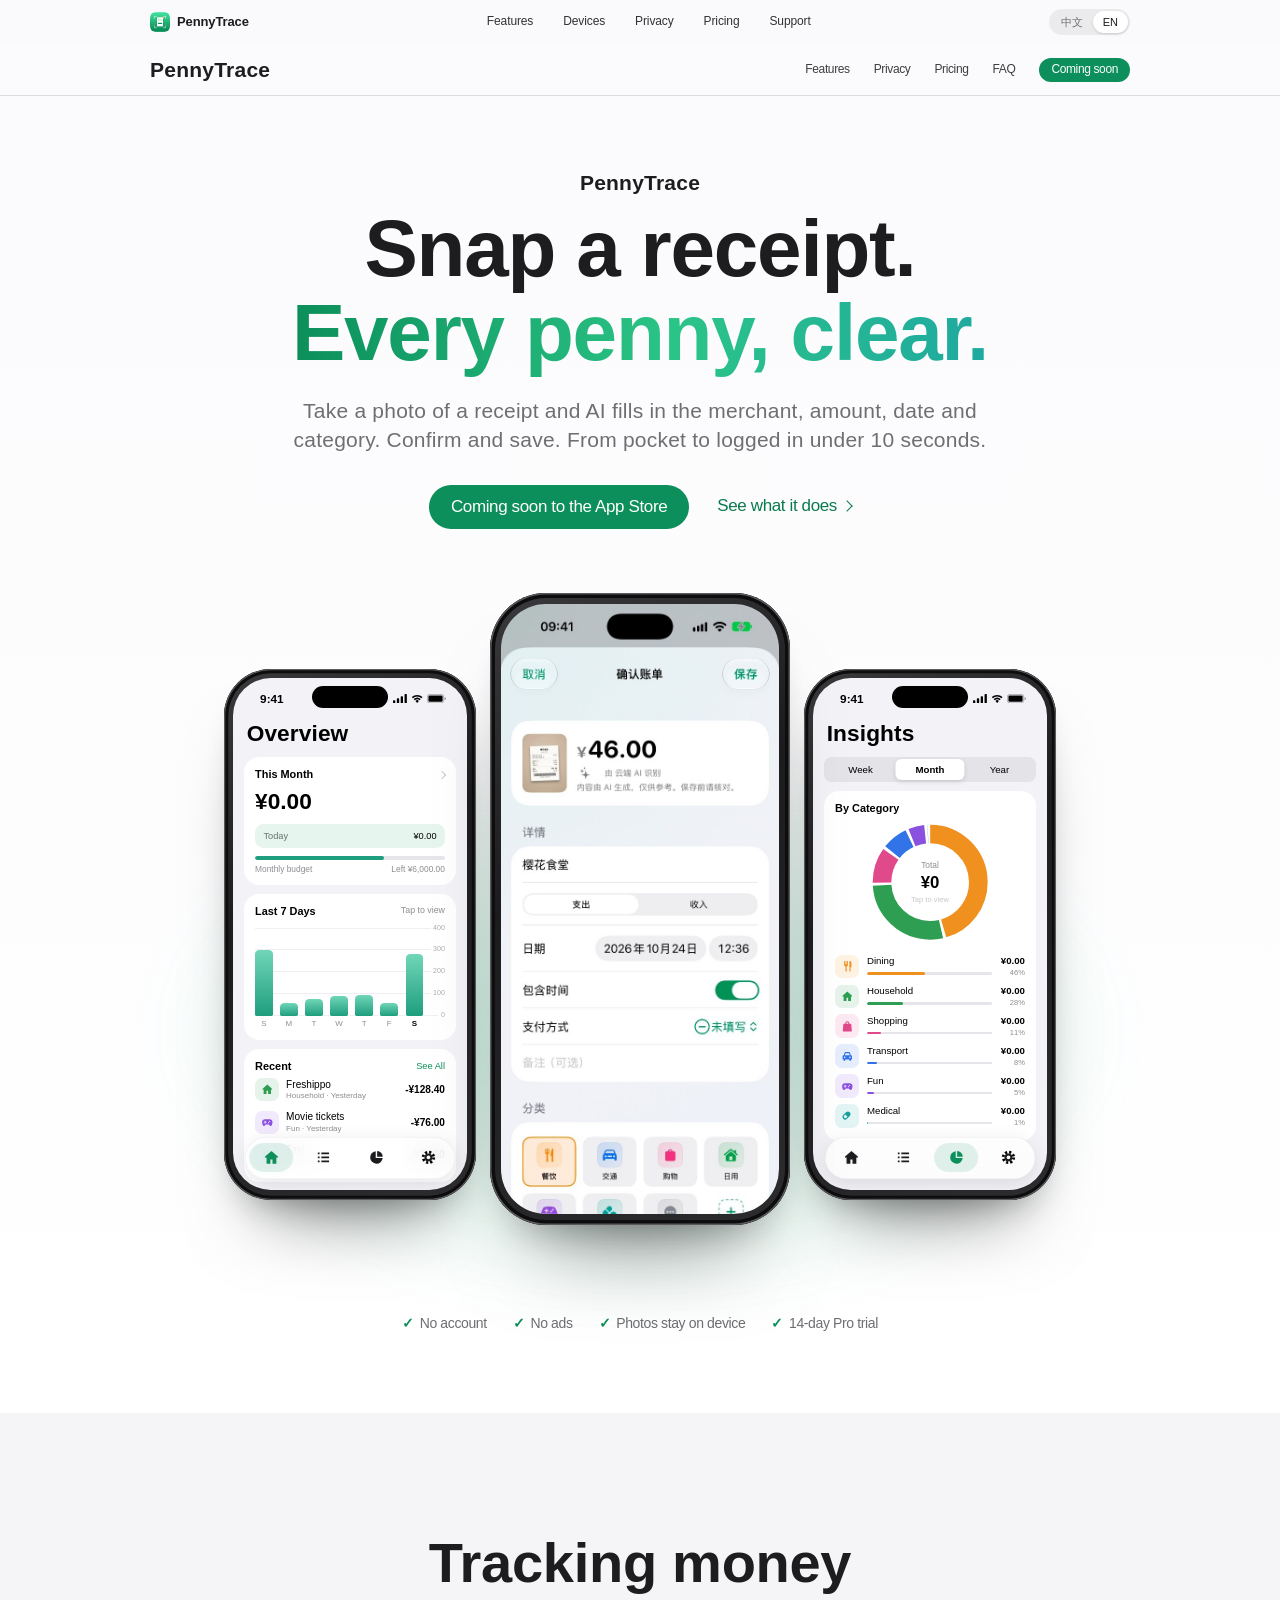
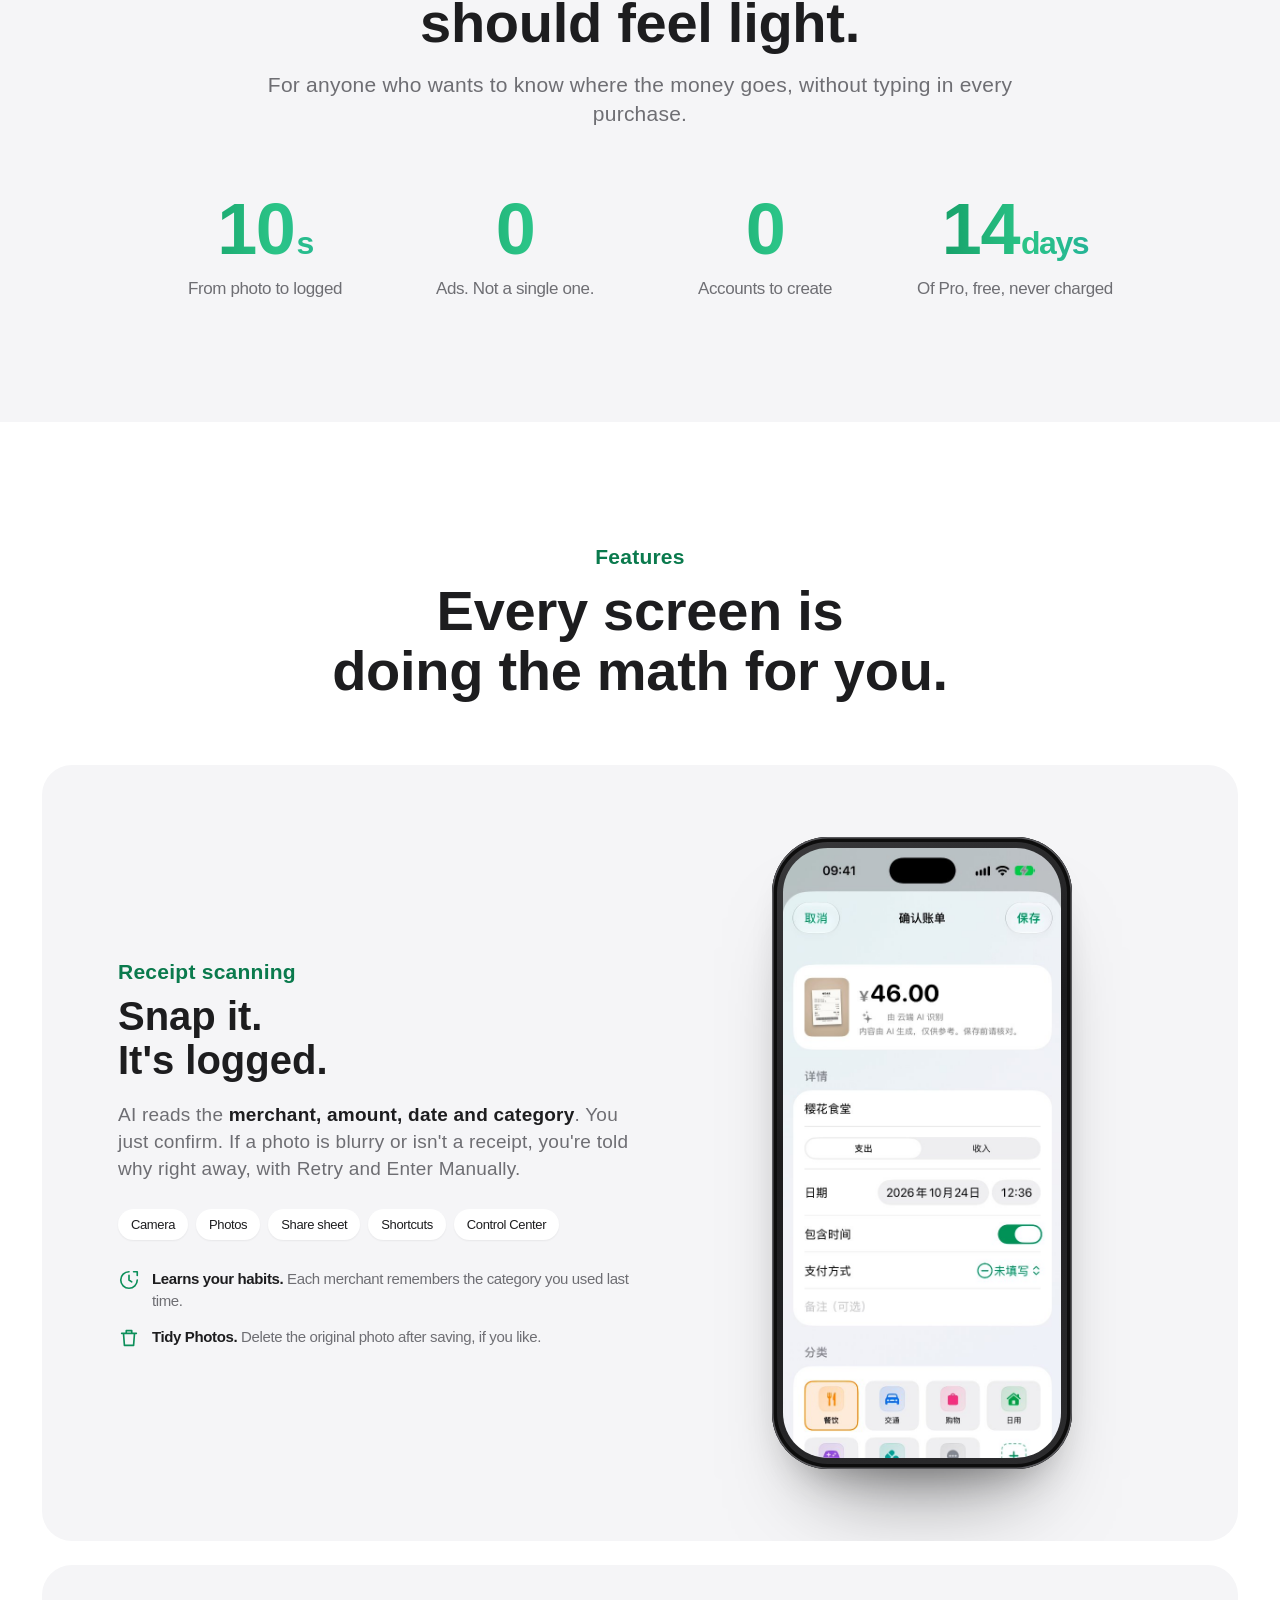
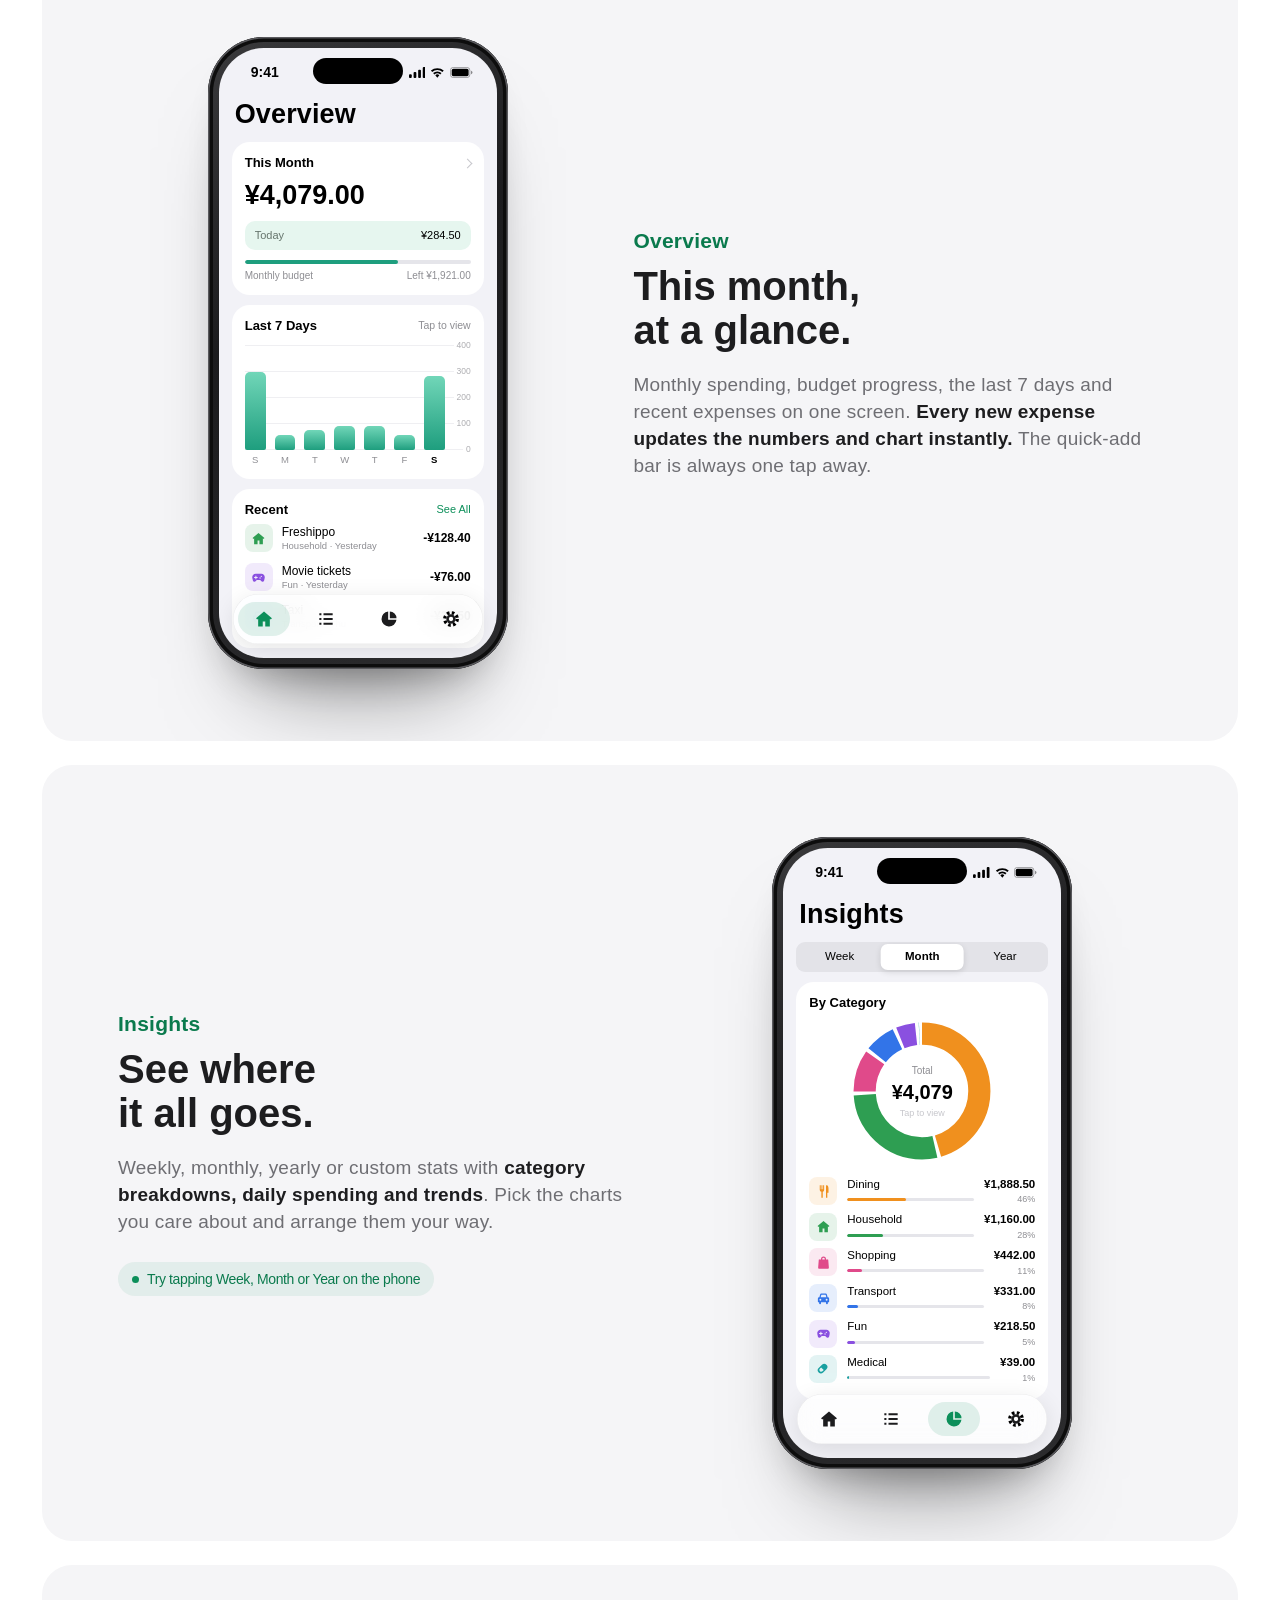
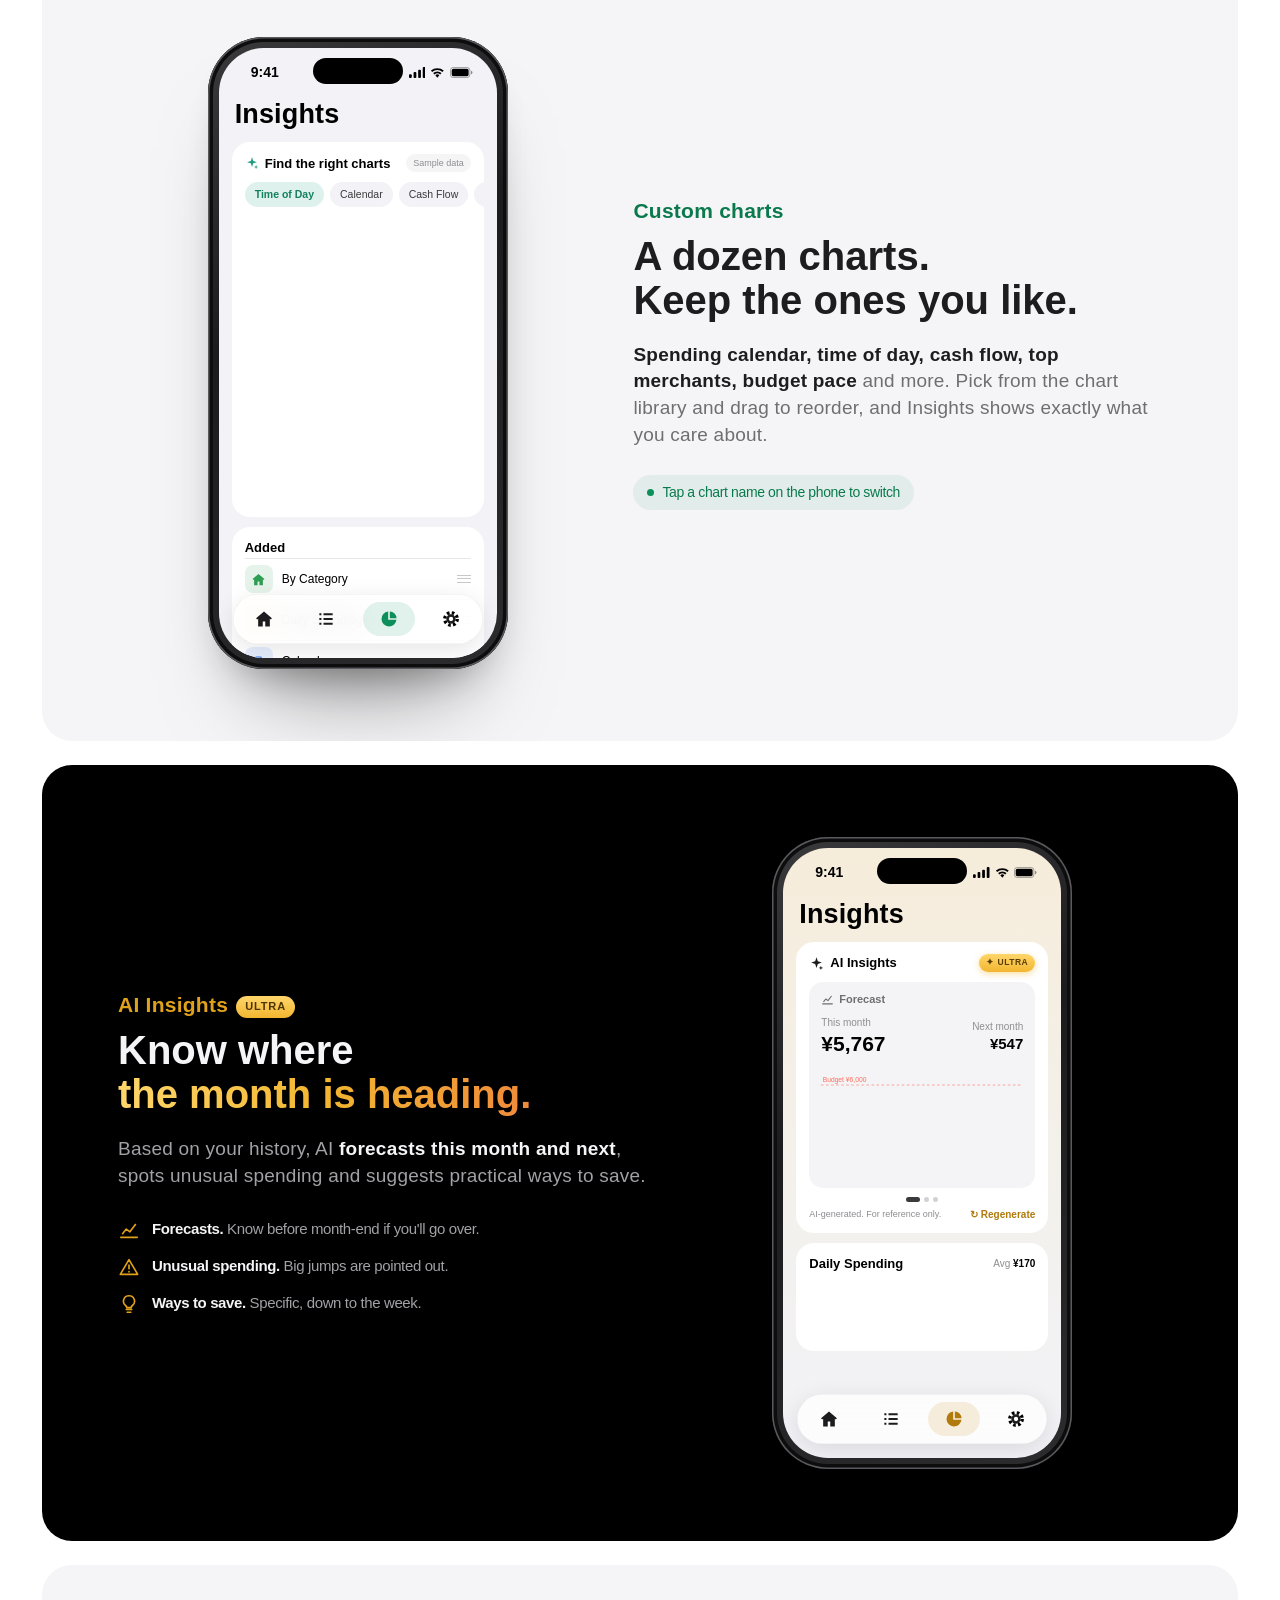
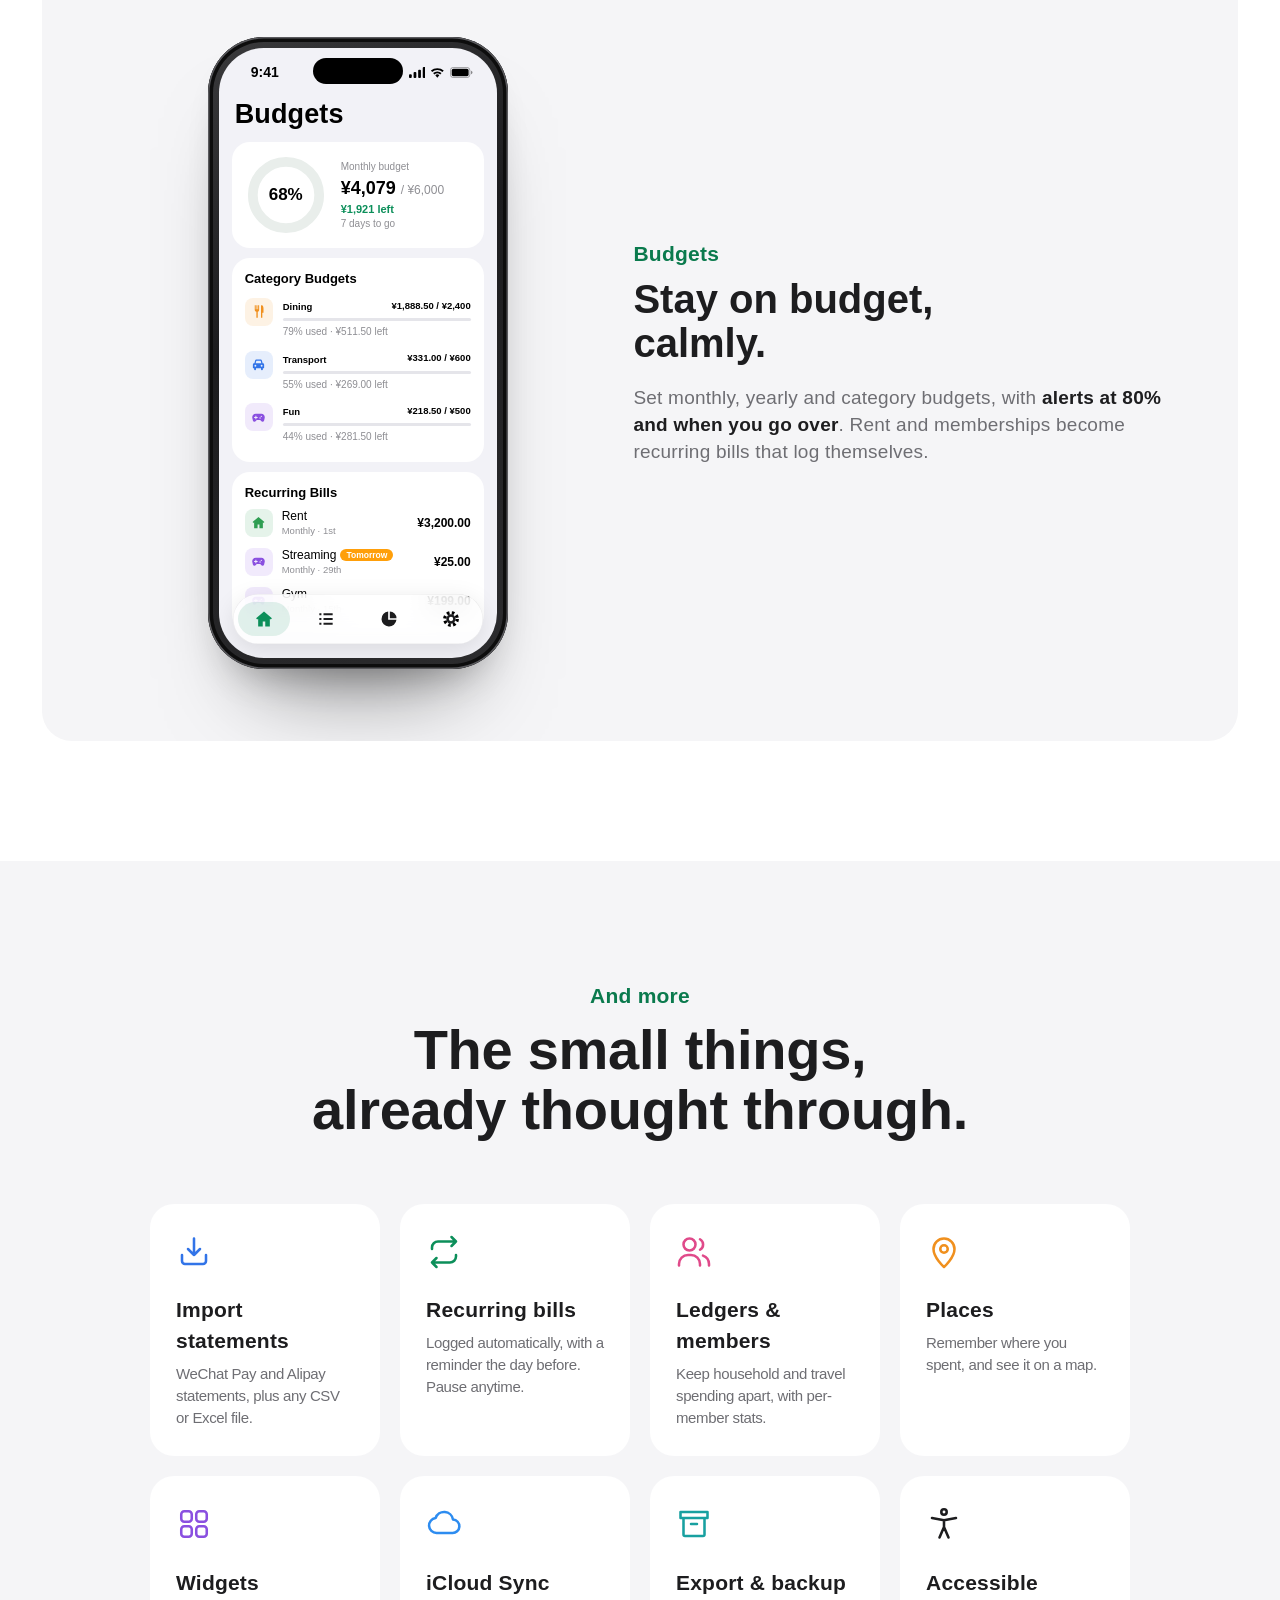
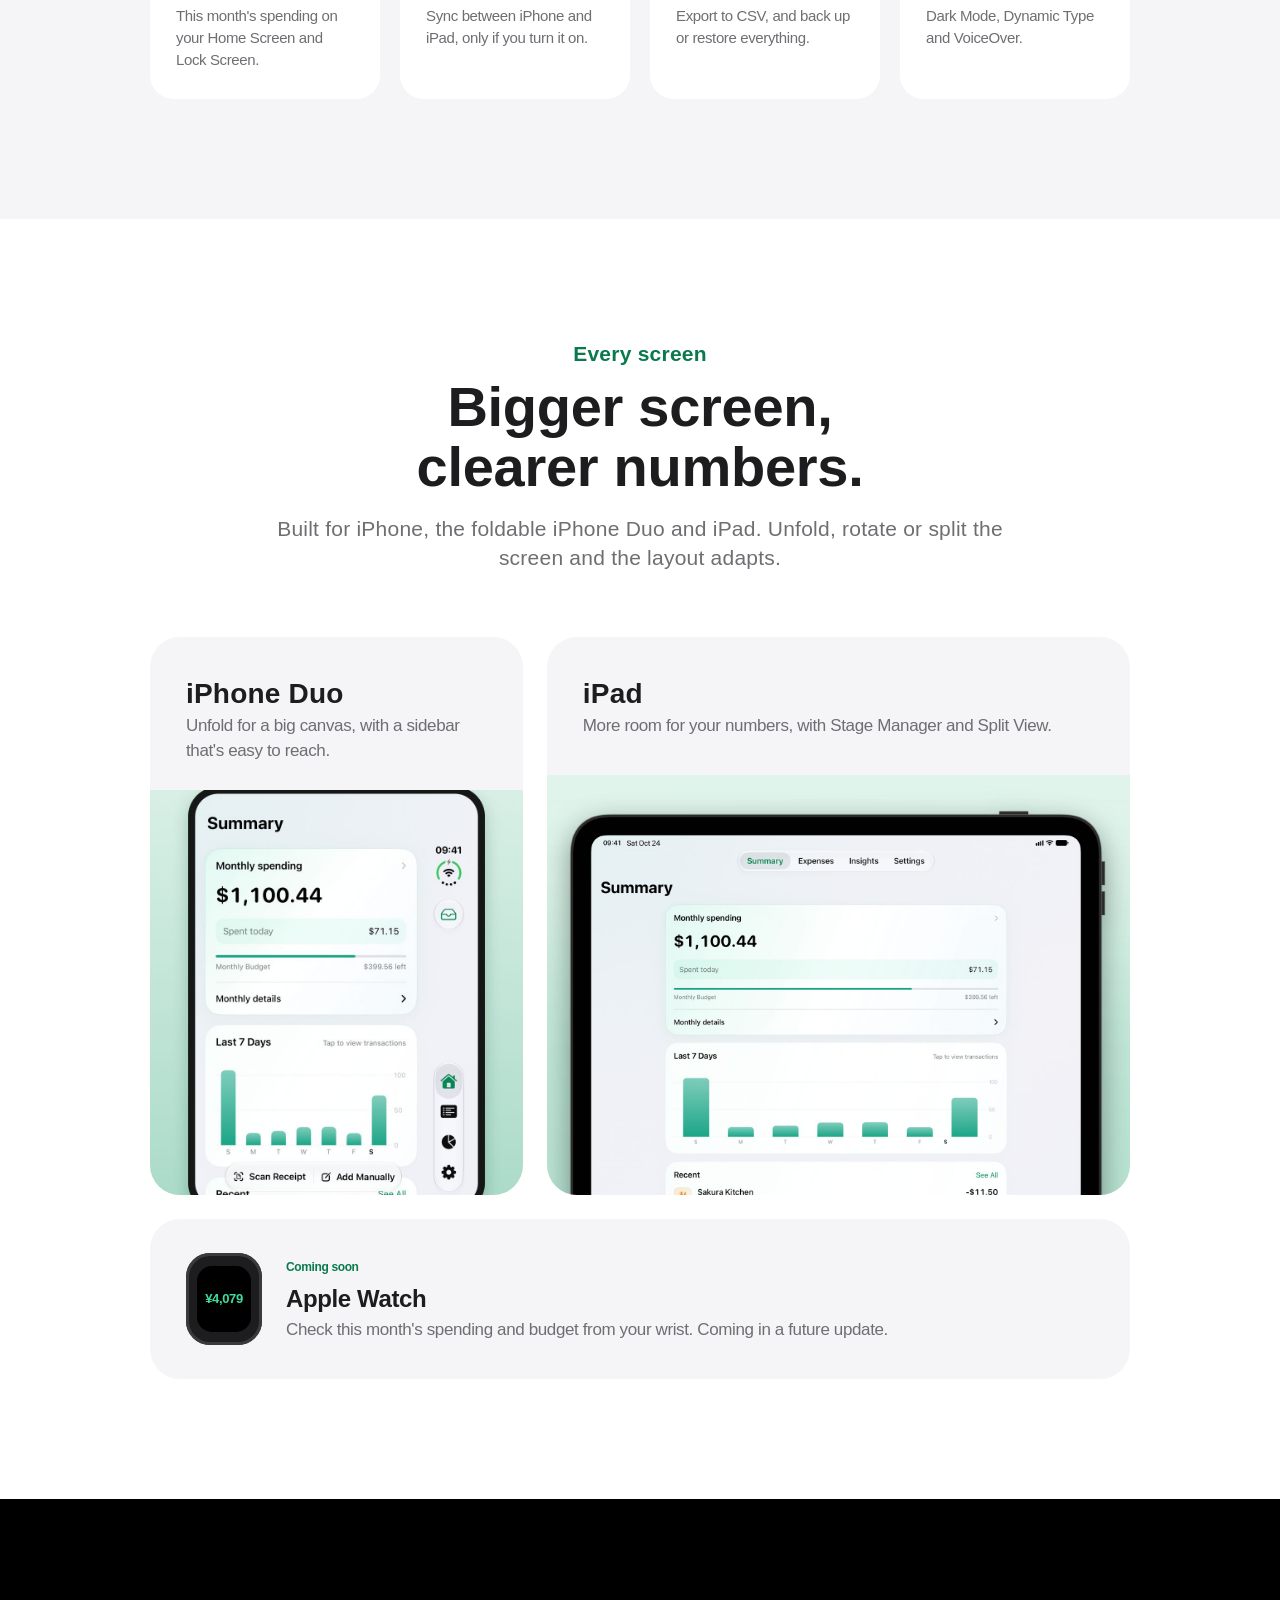
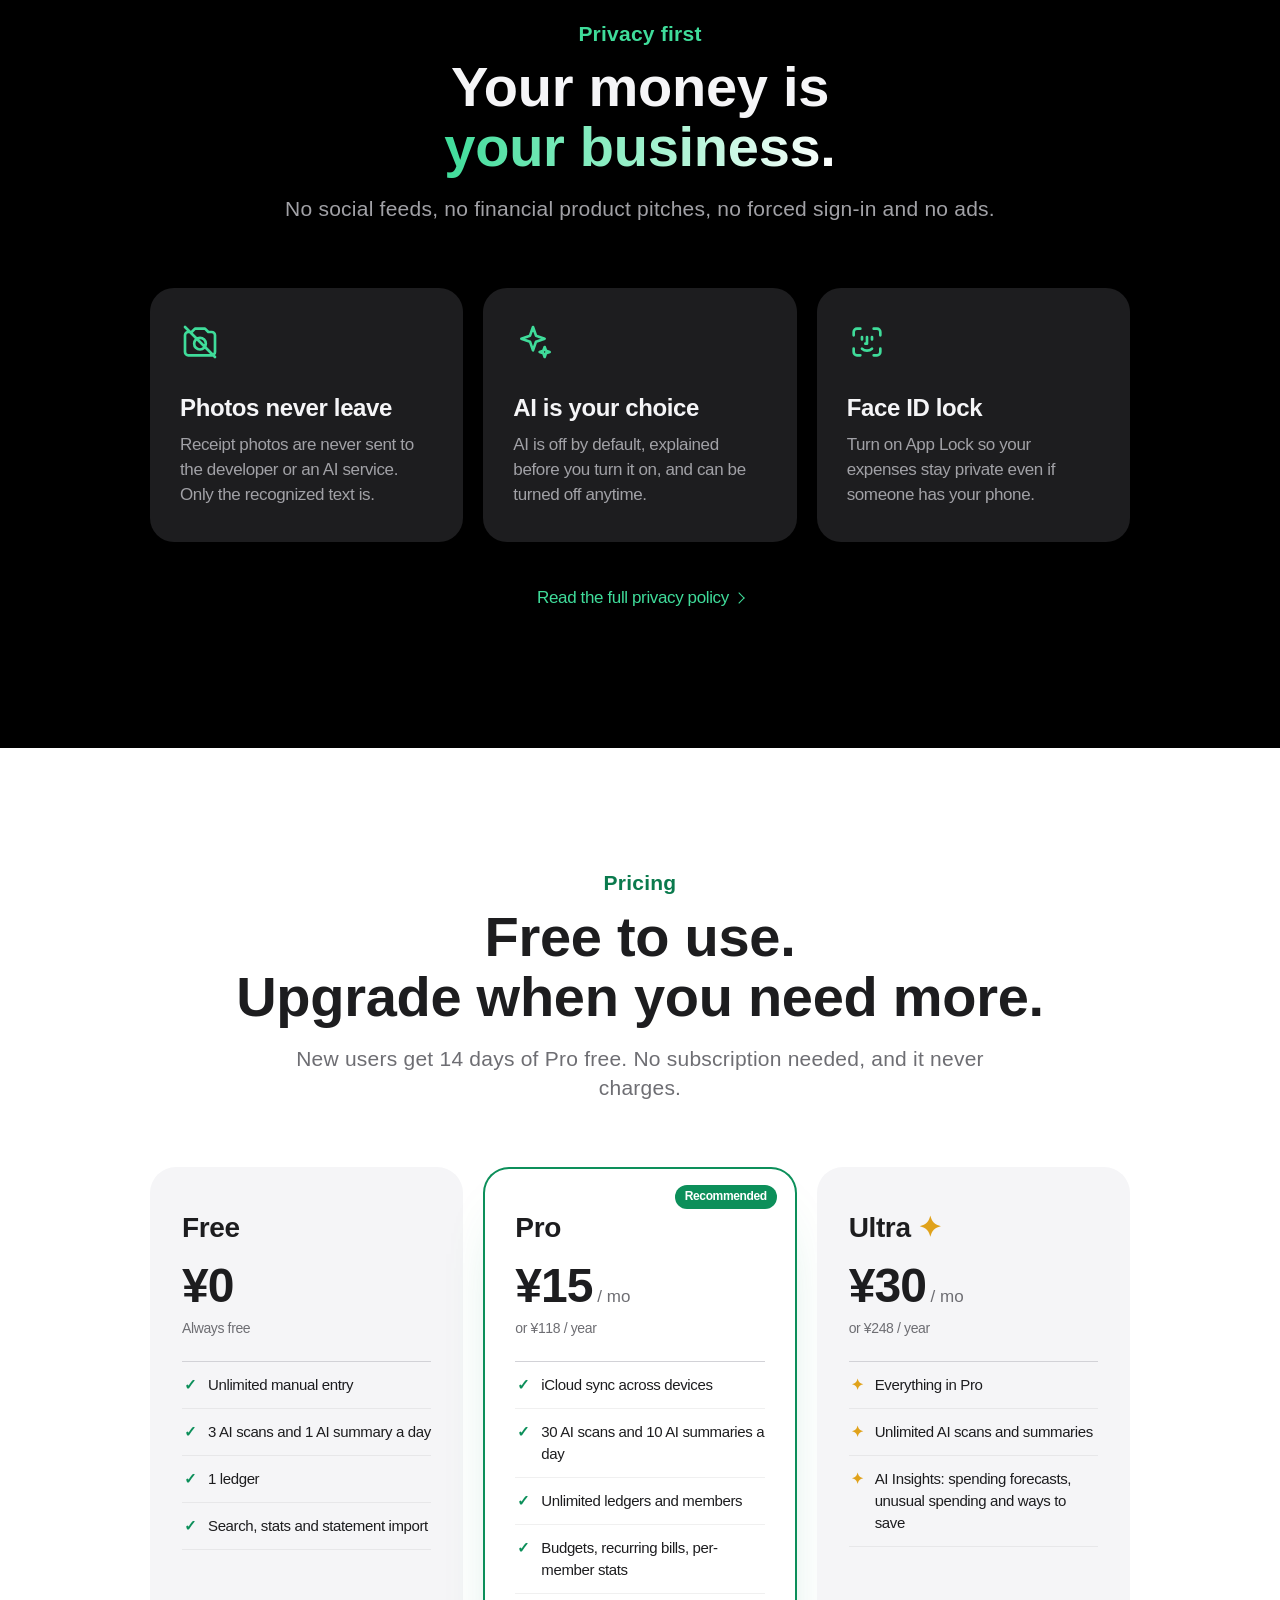
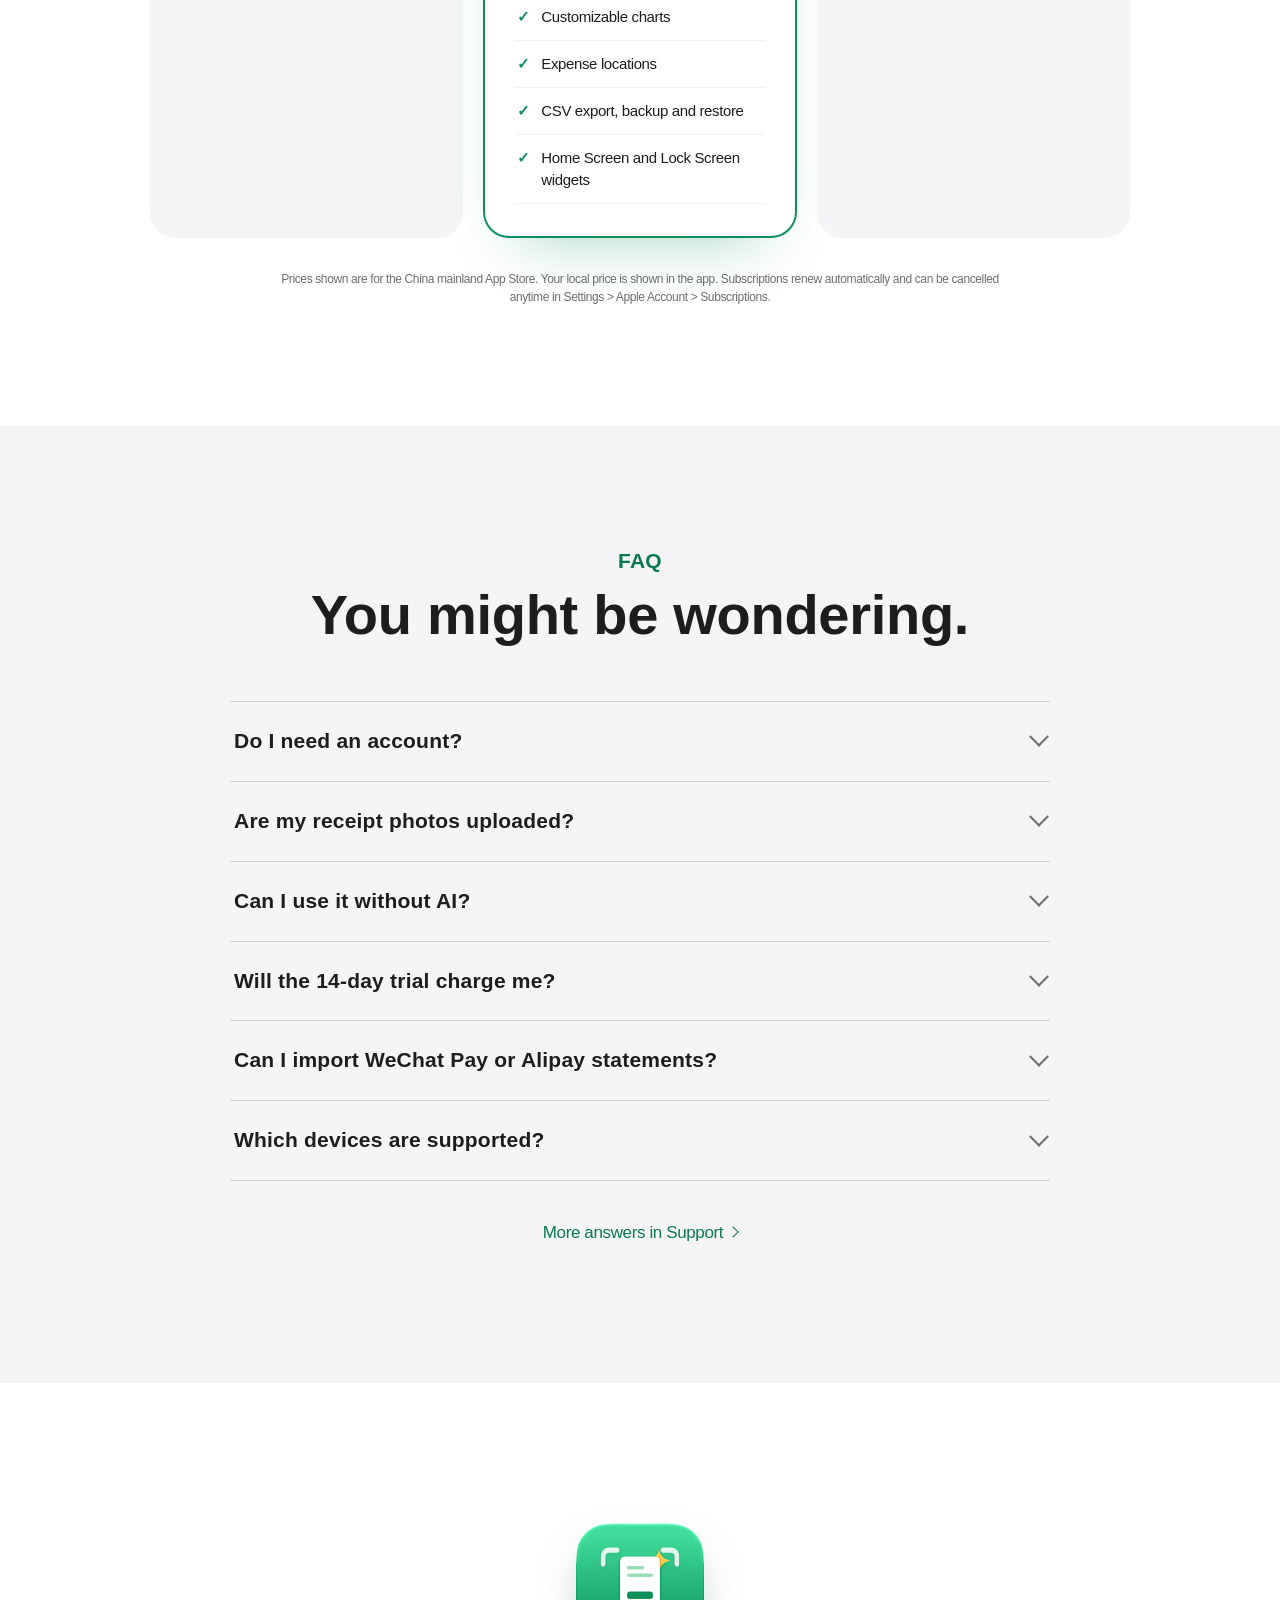
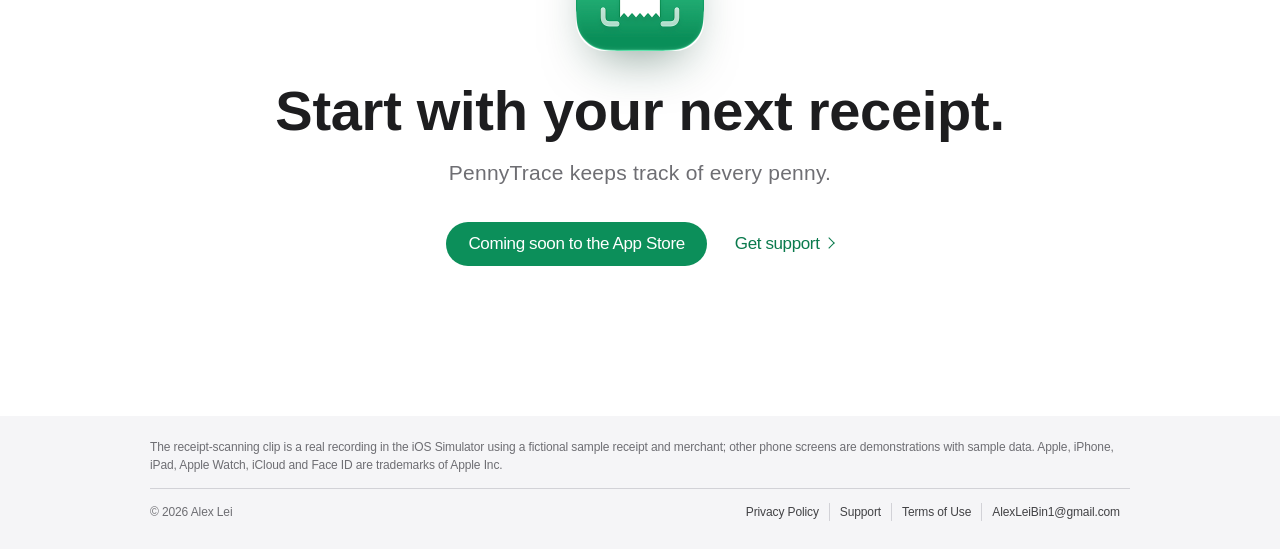
<file: index.html>
<!DOCTYPE html>
<html lang="zh-Hans" data-lang="zh">
<head>
  <meta charset="utf-8">
  <meta name="viewport" content="width=device-width, initial-scale=1, viewport-fit=cover">
  <title>帐旅 PennyTrace · 拍张小票，AI 帮你记好账</title>
  <meta name="description" content="帐旅（PennyTrace）：拍张小票，AI 识别商家、金额和分类，确认即可保存。不用注册，没有广告，收据照片不会上传。Snap a receipt and AI logs the expense for you.">
  <meta name="theme-color" content="#fbfbfd">
  <meta property="og:title" content="帐旅 PennyTrace">
  <meta property="og:description" content="拍张小票，AI 帮你记好账。Snap a receipt, and every penny is clear.">
  <meta property="og:image" content="https://willraylei.github.io/PennyTrace/assets/zh/header.jpg">
  <meta property="og:type" content="website">
  <meta name="twitter:card" content="summary_large_image">
  <link rel="icon" type="image/png" href="assets/icon.png">
  <link rel="apple-touch-icon" href="assets/apple-touch-icon.png">
  <style>
    :root {
      color-scheme: light;
      --ink: #1d1d1f;
      --ink2: #6e6e73;
      --gray: #f5f5f7;
      --line: #d2d2d7;
      --brand: #0C8F5A;
      --brand-ink: #0A7A4D;
      --mint: #3FDC9A;
      --gold: #E0A21B;
      --display: "SF Pro Display", "SF Pro Icons", -apple-system, BlinkMacSystemFont, "PingFang SC", "Hiragino Sans GB", "Noto Sans SC", "Helvetica Neue", sans-serif;
      --text: "SF Pro Text", "SF Pro Icons", -apple-system, BlinkMacSystemFont, "PingFang SC", "Hiragino Sans GB", "Noto Sans SC", "Helvetica Neue", sans-serif;
    }
    * { box-sizing: border-box; }
    html { -webkit-text-size-adjust: 100%; scroll-behavior: smooth; scroll-padding-top: 60px; }
    body {
      margin: 0; background: #fff; color: var(--ink);
      font-family: var(--text); font-size: 17px; line-height: 1.47; letter-spacing: -0.022em;
      -webkit-font-smoothing: antialiased;
    }
    img { display: block; max-width: 100%; height: auto; }
    a { color: var(--brand-ink); text-decoration: none; }
    a:hover { text-decoration: underline; }
    button { font: inherit; }

    /* 中英切换：只显示当前语言的内容 */
    html[data-lang="zh"] [lang="en"]:not(html) { display: none !important; }
    html[data-lang="en"] [lang="zh-Hans"]:not(html) { display: none !important; }

    .w { max-width: 1024px; margin: 0 auto; padding: 0 22px; }
    .w-wide { max-width: 1240px; margin: 0 auto; padding: 0 22px; }

    /* ---------- 全局导航（随页面滚走） ---------- */
    .gnav { background: rgba(250, 250, 252, .86); backdrop-filter: saturate(180%) blur(20px); -webkit-backdrop-filter: saturate(180%) blur(20px); font-size: 12px; letter-spacing: -0.01em; position: relative; z-index: 60; }
    .gnav .w { display: flex; align-items: center; gap: 30px; height: 44px; }
    .glogo { display: flex; align-items: center; gap: 7px; color: var(--ink); font-weight: 600; font-size: 13px; }
    .glogo img { width: 20px; height: 20px; border-radius: 5px; }
    .glogo:hover, .glinks a:hover { text-decoration: none; }
    .glinks { display: flex; gap: 30px; flex: 1; justify-content: center; }
    .glinks a { color: rgba(0, 0, 0, .8); }
    .glinks a:hover { color: #000; }
    .switch { display: inline-flex; padding: 2px; border-radius: 999px; background: rgba(0, 0, 0, .06); }
    .switch button { appearance: none; border: 0; background: transparent; color: var(--ink2); font-size: 11px; padding: 3px 10px; border-radius: 999px; cursor: pointer; }
    .switch button[aria-pressed="true"] { background: #fff; color: var(--ink); box-shadow: 0 1px 3px rgba(0, 0, 0, .14); }

    /* ---------- 产品导航（吸顶） ---------- */
    .lnav { position: sticky; top: 0; z-index: 50; height: 52px; background: rgba(251, 251, 253, .8); backdrop-filter: saturate(180%) blur(20px); -webkit-backdrop-filter: saturate(180%) blur(20px); border-bottom: 1px solid rgba(0, 0, 0, .12); }
    .lnav .w { display: flex; align-items: center; height: 52px; gap: 24px; }
    .lnav .ttl { font-family: var(--display); font-size: 21px; font-weight: 600; letter-spacing: .011em; color: var(--ink); margin-right: auto; }
    .lnav .ttl:hover { text-decoration: none; }
    .lnav .lk { display: flex; gap: 24px; font-size: 12px; }
    .lnav .lk a { color: var(--ink); opacity: .85; }
    .lnav .lk a:hover { color: var(--brand-ink); opacity: 1; text-decoration: none; }
    .pill { display: inline-block; background: var(--brand); color: #fff; font-size: 12px; line-height: 1.33; padding: 4px 12px; border-radius: 980px; white-space: nowrap; }
    .pill:hover { background: #0A9F63; text-decoration: none; }

    /* ---------- 通用排版 ---------- */
    .eb { font-family: var(--display); font-size: 21px; font-weight: 600; letter-spacing: .011em; color: var(--brand-ink); margin: 0 0 8px; }
    .h-xl { font-family: var(--display); font-size: 80px; line-height: 1.05; font-weight: 600; letter-spacing: -0.015em; margin: 0; }
    .h-l { font-family: var(--display); font-size: 56px; line-height: 1.07; font-weight: 600; letter-spacing: -0.005em; margin: 0; }
    .h-m { font-family: var(--display); font-size: 40px; line-height: 1.1; font-weight: 600; letter-spacing: 0; margin: 0; }
    .lede { font-family: var(--display); font-size: 21px; line-height: 1.38; font-weight: 400; letter-spacing: .011em; color: var(--ink2); margin: 18px 0 0; }
    .lede b { color: var(--ink); font-weight: 600; }
    .grad { background: linear-gradient(90deg, #0C8F5A, #2BC487 55%, #1FA9A0); -webkit-background-clip: text; background-clip: text; color: transparent; }
    .center { text-align: center; }
    .center .lede { max-width: 760px; margin-left: auto; margin-right: auto; }
    .btn { display: inline-block; background: var(--brand); color: #fff; font-size: 17px; line-height: 1.18; padding: 12px 22px; border-radius: 980px; }
    .btn:hover { background: #0A9F63; text-decoration: none; }
    .more { font-size: 17px; color: var(--brand-ink); white-space: nowrap; }
    .more::after { content: ""; display: inline-block; width: .42em; height: .42em; border: solid currentColor; border-width: 1.6px 1.6px 0 0; transform: rotate(45deg); margin-left: .35em; vertical-align: .1em; }
    section { position: relative; }
    .pad { padding: 120px 0; }
    .bg-gray { background: var(--gray); }

    /* ---------- 首屏 ---------- */
    .hero { background: linear-gradient(#fbfbfd, #fff); overflow: hidden; padding-top: 72px; --p: 0; }
    .hero .eb { color: var(--ink); }
    .hero .h-xl { margin-top: 4px; }
    .hero .lede { margin-top: 22px; }
    .hero-cta { display: flex; gap: 28px; justify-content: center; align-items: center; margin-top: 30px; flex-wrap: wrap; }
    .stage { position: relative; height: 720px; margin-top: 64px; }
    .stage::before { content: ""; position: absolute; left: 50%; top: 22%; width: 980px; height: 560px; margin-left: -490px; background: radial-gradient(closest-side, rgba(63, 220, 154, .28), transparent); filter: blur(20px); }
    .hp { position: absolute; top: 0; left: 50%; transition: opacity .6s; }
    .hp.c { transform: translate(-50%, calc(var(--p) * -30px)); z-index: 2; }
    .hp.l { transform: translate(calc(-50% - 290px - var(--p) * 70px), calc(76px + var(--p) * 20px)) rotate(calc(var(--p) * -3deg)); }
    .hp.r { transform: translate(calc(-50% + 290px + var(--p) * 70px), calc(76px + var(--p) * 20px)) rotate(calc(var(--p) * 3deg)); }
    .hp.l .iphone, .hp.r .iphone { zoom: .84; }
    .chips { display: flex; flex-wrap: wrap; justify-content: center; gap: 10px 26px; color: var(--ink2); font-size: 14px; margin: 0; padding: 0 0 80px; list-style: none; }
    .chips li::before { content: "✓"; color: var(--brand); font-weight: 700; margin-right: 6px; }

    /* ---------- 数字 ---------- */
    .stats { display: grid; grid-template-columns: repeat(4, 1fr); gap: 20px; margin-top: 64px; }
    .stat { text-align: center; }
    .stat .n { font-family: var(--display); font-size: 72px; line-height: 1; font-weight: 600; letter-spacing: -0.02em; }
    .stat .n small { font-size: 32px; margin-left: 2px; }
    .stat p { margin: 12px 0 0; color: var(--ink2); font-size: 17px; }

    /* ---------- 功能大卡片 ---------- */
    .tiles { display: grid; gap: 24px; }
    .ft { background: var(--gray); border-radius: 30px; display: grid; grid-template-columns: 1.05fr 1fr; align-items: center; gap: 24px; padding: 72px 64px 72px 76px; overflow: hidden; }
    .ft.flip { grid-template-columns: 1fr 1.05fr; padding: 72px 76px 72px 64px; }
    .ft.flip .txt { order: 2; }
    .ft .ph { display: flex; justify-content: center; }
    .ft .txt p { font-size: 19px; line-height: 1.42; color: var(--ink2); margin: 20px 0 0; letter-spacing: .012em; }
    .ft .txt p b { color: var(--ink); font-weight: 600; }
    .ft .txt p.eb { font-size: 21px; color: var(--brand-ink); margin: 0 0 8px; }
    .ft .points { list-style: none; padding: 0; margin: 28px 0 0; display: grid; gap: 14px; }
    .ft .points li { display: flex; gap: 12px; font-size: 15px; color: var(--ink2); line-height: 1.45; }
    .ft .points li b { color: var(--ink); font-weight: 600; }
    .ft .points svg { flex: none; width: 22px; height: 22px; stroke: var(--brand); fill: none; stroke-width: 1.8; stroke-linecap: round; stroke-linejoin: round; margin-top: 1px; }
    .ways { display: flex; flex-wrap: wrap; gap: 8px; margin-top: 26px; padding: 0; list-style: none; }
    .ways li { font-size: 13px; padding: 6px 13px; border-radius: 999px; background: #fff; color: var(--ink); box-shadow: 0 1px 2px rgba(0, 0, 0, .06); }
    .hint { display: inline-flex; align-items: center; gap: 8px; margin-top: 26px; font-size: 14px; color: var(--brand-ink); background: rgba(12, 143, 90, .08); padding: 7px 14px; border-radius: 999px; }
    .hint::before { content: ""; width: 7px; height: 7px; border-radius: 50%; background: var(--brand); animation: blink 1.6s infinite; }
    @keyframes blink { 50% { opacity: .25; } }

    .ft.dark { background: #000; color: #f5f5f7; }
    .ft.dark .txt p { color: #a1a1a6; }
    .ft.dark .txt p b { color: #f5f5f7; }
    .ft.dark .txt p.eb { color: var(--gold); }
    .ft.dark .grad { background-image: linear-gradient(90deg, #FFD66B, #F2B630 50%, #F08A3C); }
    .ft.dark .points li { color: #a1a1a6; }
    .ft.dark .points li b { color: #f5f5f7; }
    .ft.dark .points svg { stroke: var(--gold); }
    .ultra { display: inline-block; vertical-align: middle; margin-left: 8px; font-size: 11px; font-weight: 800; letter-spacing: .08em; padding: 3px 9px; border-radius: 999px; background: linear-gradient(#FFD66B, #F2B630); color: #4d3500; }

    /* ---------- 便当格 ---------- */
    .bento { display: grid; grid-template-columns: repeat(4, 1fr); gap: 20px; margin-top: 64px; }
    .bt { background: #fff; border-radius: 24px; padding: 30px 26px 28px; transition: transform .4s cubic-bezier(.2, .7, .2, 1), box-shadow .4s; }
    .bt:hover { transform: scale(1.02); box-shadow: 0 18px 40px -18px rgba(0, 0, 0, .18); }
    .bt svg { width: 36px; height: 36px; fill: none; stroke: var(--c, var(--brand)); stroke-width: 1.7; stroke-linecap: round; stroke-linejoin: round; }
    .bt h4 { font-family: var(--display); font-size: 21px; font-weight: 600; margin: 18px 0 6px; letter-spacing: .01em; }
    .bt p { margin: 0; color: var(--ink2); font-size: 15px; line-height: 1.45; }

    /* ---------- 设备 ---------- */
    .devs { display: grid; grid-template-columns: .78fr 1.22fr; gap: 24px; margin-top: 64px; }
    .dev { margin: 0; background: var(--gray); border-radius: 30px; overflow: hidden; display: flex; flex-direction: column; }
    .dev .cap { padding: 36px 36px 26px; }
    .dev .cap b { display: block; font-family: var(--display); font-size: 28px; font-weight: 600; letter-spacing: .007em; }
    .dev .cap span { color: var(--ink2); font-size: 17px; }
    .dev .im { flex: 1; overflow: hidden; display: flex; align-items: flex-end; }
    .dev img { width: 100%; transform: scale(1.06); transition: transform 1.6s cubic-bezier(.2, .7, .2, 1); }
    .dev.in img { transform: none; }
    .watch { margin-top: 24px; background: var(--gray); border-radius: 30px; padding: 34px 36px; display: flex; gap: 24px; align-items: center; }
    .watch .wi { flex: none; width: 76px; height: 92px; border-radius: 24px; background: #1d1d1f; display: grid; place-items: center; box-shadow: inset 0 0 0 3px #3a3a3c; }
    .watch .wi span { width: 54px; height: 66px; border-radius: 15px; background: #000; display: grid; place-items: center; color: var(--mint); font-family: var(--display); font-weight: 600; font-size: 13px; }
    .watch b { font-family: var(--display); font-size: 24px; font-weight: 600; display: block; }
    .watch p { margin: 2px 0 0; color: var(--ink2); }
    .soon { display: inline-block; font-size: 12px; font-weight: 600; color: var(--brand-ink); margin-bottom: 4px; }

    /* ---------- 隐私 ---------- */
    .privacy { background: #000; color: #f5f5f7; }
    .privacy .eb { color: var(--mint); }
    .privacy .lede { color: #a1a1a6; }
    .privacy .grad { background-image: linear-gradient(90deg, #3FDC9A, #9BF1CB 50%, #ffffff); }
    .ptiles { display: grid; grid-template-columns: repeat(3, 1fr); gap: 20px; margin-top: 64px; }
    .pt { background: #1d1d1f; border-radius: 24px; padding: 34px 30px; }
    .pt svg { width: 40px; height: 40px; fill: none; stroke: var(--mint); stroke-width: 1.6; stroke-linecap: round; stroke-linejoin: round; }
    .pt h4 { font-family: var(--display); font-size: 24px; font-weight: 600; margin: 20px 0 8px; }
    .pt p { margin: 0; color: #a1a1a6; font-size: 17px; }
    .privacy .more { color: var(--mint); }

    /* ---------- 价格 ---------- */
    .plans { display: grid; grid-template-columns: repeat(3, 1fr); gap: 20px; margin-top: 64px; align-items: stretch; text-align: left; }
    .plan { background: var(--gray); border-radius: 26px; padding: 40px 32px 34px; display: flex; flex-direction: column; position: relative; }
    .plan.pro { background: #fff; box-shadow: inset 0 0 0 2px var(--brand), 0 30px 60px -36px rgba(12, 143, 90, .45); }
    .plan .badge { position: absolute; top: 18px; right: 20px; font-size: 12px; font-weight: 600; color: #fff; background: var(--brand); padding: 3px 10px; border-radius: 999px; }
    .plan h3 { font-family: var(--display); font-size: 28px; font-weight: 600; margin: 0; }
    .plan .price { font-family: var(--display); font-size: 48px; font-weight: 600; letter-spacing: -0.02em; margin: 14px 0 0; line-height: 1; }
    .plan .price small { font-size: 17px; font-weight: 400; color: var(--ink2); letter-spacing: 0; }
    .plan .yr { color: var(--ink2); font-size: 14px; margin: 8px 0 22px; }
    .plan ul { list-style: none; padding: 0; margin: 0; border-top: 1px solid var(--line); }
    .plan li { padding: 12px 0 12px 26px; position: relative; font-size: 15px; border-bottom: 1px solid rgba(0, 0, 0, .06); }
    .plan li::before { content: "✓"; position: absolute; left: 2px; color: var(--brand); font-weight: 700; }
    .plan.ul li::before { content: "✦"; color: var(--gold); }
    .fine { color: var(--ink2); font-size: 12px; line-height: 1.5; margin: 32px auto 0; max-width: 720px; text-align: center; }

    /* ---------- 常见问题 ---------- */
    .faq { max-width: 820px; margin: 56px auto 0; border-top: 1px solid var(--line); }
    .faq details { border-bottom: 1px solid var(--line); }
    .faq summary { cursor: pointer; list-style: none; display: flex; justify-content: space-between; align-items: center; gap: 20px; padding: 24px 4px; font-family: var(--display); font-size: 21px; font-weight: 600; letter-spacing: .01em; }
    .faq summary::-webkit-details-marker { display: none; }
    .faq summary::after { content: ""; flex: none; width: 12px; height: 12px; border: solid var(--ink2); border-width: 0 2px 2px 0; transform: rotate(45deg) translate(-3px, -3px); transition: transform .3s; }
    .faq details[open] summary::after { transform: rotate(-135deg) translate(-3px, -3px); }
    .faq details p { margin: -6px 4px 26px; color: var(--ink2); font-size: 17px; max-width: 700px; }

    /* ---------- 结尾 ---------- */
    .final { text-align: center; padding: 140px 0 150px; }
    .final img { width: 128px; height: 128px; border-radius: 29px; margin: 0 auto 30px; box-shadow: 0 24px 50px -20px rgba(12, 61, 42, .5); }
    .final .hero-cta { margin-top: 34px; }

    footer { background: var(--gray); color: var(--ink2); font-size: 12px; line-height: 1.5; padding: 22px 0 28px; letter-spacing: -0.01em; }
    footer .note { padding-bottom: 14px; border-bottom: 1px solid var(--line); margin: 0; }
    footer .row { display: flex; flex-wrap: wrap; gap: 8px 24px; padding-top: 14px; }
    footer .row .links { display: flex; flex-wrap: wrap; gap: 4px 0; margin-left: auto; }
    footer .row .links a { color: #424245; padding: 0 10px; border-left: 1px solid var(--line); }
    footer .row .links a:first-child { border-left: 0; }

    /* ---------- 滚动出现 ---------- */
    .anim .rv { opacity: 0; transform: translateY(40px); transition: opacity 1s cubic-bezier(.2, .7, .2, 1), transform 1s cubic-bezier(.2, .7, .2, 1); }
    .anim .rv.in { opacity: 1; transform: none; }

    /* =====================================================
       手机实机模型：界面用 HTML 绘制，图表会随时间自己动
       ===================================================== */
    .iphone { position: relative; width: 300px; height: 632px; padding: 11px; border-radius: 56px; background: linear-gradient(150deg, #3a3a3c, #1c1c1e 40%, #2c2c2e); box-shadow: inset 0 0 0 1.5px #5a5a5e, inset 0 0 0 5px #0d0d0d, 0 60px 90px -50px rgba(0, 0, 0, .55), 0 24px 40px -24px rgba(0, 0, 0, .3); flex: none; }
    .slot > img { width: 300px; border-radius: 48px; }
    .scr { position: relative; width: 100%; height: 100%; border-radius: 45px; overflow: hidden; background: #F2F2F7; color: #000; font-family: var(--text); font-size: 12px; line-height: 1.35; letter-spacing: 0; text-align: left; isolation: isolate; user-select: none; -webkit-user-select: none; }
    .island { position: absolute; top: 10px; left: 50%; width: 90px; height: 26px; margin-left: -45px; background: #000; border-radius: 20px; z-index: 50; }
    .sbar { position: relative; z-index: 45; height: 46px; display: flex; align-items: center; justify-content: space-between; padding: 3px 24px 0 32px; font-size: 14px; font-weight: 600; }
    .sbar .r { display: flex; gap: 5px; align-items: center; }
    .sbar svg { height: 11px; width: auto; fill: currentColor; }
    .scr.dark .sbar { color: #fff; }
    .mb { padding: 0 13px; }
    .lt { font-family: var(--display); font-size: 27px; font-weight: 700; margin: 2px 3px 10px; letter-spacing: .005em; }
    .mc { background: #fff; border-radius: 18px; padding: 12px 13px; margin-bottom: 10px; }
    .mr { display: flex; align-items: center; justify-content: space-between; gap: 8px; }
    .mct { font-size: 13px; font-weight: 600; }
    .mmu { color: #8e8e93; font-size: 10.5px; }
    .msm { font-size: 10px; color: #8e8e93; }
    .chev { width: 7px; height: 7px; border: solid #c7c7cc; border-width: 1.6px 1.6px 0 0; transform: rotate(45deg); }
    .num { font-variant-numeric: tabular-nums; }
    .mbig { font-family: var(--display); font-size: 27px; font-weight: 700; margin: 5px 0 8px; }
    .mtoday { display: flex; justify-content: space-between; background: #E6F6EF; border-radius: 10px; padding: 7px 10px; color: #66756d; font-size: 11px; }
    .mtoday b { color: #000; font-weight: 500; }
    .mprog { height: 4px; border-radius: 3px; background: #E5E5EA; margin: 10px 0 5px; overflow: hidden; }
    .mprog i { display: block; height: 100%; width: 0; background: #1E9E7E; border-radius: inherit; transition: width 1.1s cubic-bezier(.3, .7, .2, 1); }
    .mlink { color: #0C8F5A; font-size: 11px; }
    .mic { flex: none; width: 28px; height: 28px; border-radius: 8px; display: grid; place-items: center; }
    .mic svg { width: 15px; height: 15px; fill: currentColor; }

    .mchart { position: relative; height: 104px; margin-top: 12px; }
    .mgrid span { position: absolute; left: 0; right: 0; border-top: 1px solid #EFEFF2; }
    .mgrid em { position: absolute; right: 0; top: -6px; font-style: normal; font-size: 8.5px; color: #aeaeb2; background: #fff; padding-left: 3px; }
    .mbars { position: absolute; inset: 0 26px 0 0; display: grid; grid-template-columns: repeat(7, 1fr); gap: 9px; align-items: end; }
    .mbars i { display: block; height: 0; border-radius: 5px 5px 2px 2px; background: linear-gradient(#71D6B8, #1E9E7E); transition: height .8s cubic-bezier(.3, .7, .2, 1); }
    .mdays { display: grid; grid-template-columns: repeat(7, 1fr); gap: 9px; margin: 4px 26px 0 0; text-align: center; font-size: 9.5px; color: #8e8e93; }
    .mdays .b { color: #000; font-weight: 600; }

    .mli { display: flex; align-items: center; gap: 9px; padding: 5px 0; max-height: 44px; overflow: hidden; }
    .mli .nm { display: block; font-size: 12px; font-weight: 500; }
    .mli .sub { display: block; font-size: 9.5px; color: #8e8e93; }
    .mli .amt { margin-left: auto; font-weight: 600; font-size: 12px; }
    .mli.enter { animation: liIn .7s cubic-bezier(.2, .8, .2, 1); }
    .mli.enter .amt { animation: flash 1.4s; }
    .mli.leave { opacity: 0; max-height: 0; padding: 0; transition: opacity .3s, max-height .45s, padding .45s; }
    @keyframes liIn { from { opacity: 0; max-height: 0; padding: 0; transform: translateY(-8px); } }
    @keyframes flash { 0%, 40% { color: #0C8F5A; } }

    .mtab { position: absolute; left: 14px; right: 14px; bottom: 14px; height: 50px; border-radius: 26px; background: rgba(255, 255, 255, .78); backdrop-filter: blur(14px); -webkit-backdrop-filter: blur(14px); box-shadow: 0 6px 24px rgba(0, 0, 0, .1), inset 0 0 0 .5px rgba(0, 0, 0, .08); display: flex; justify-content: space-around; align-items: center; z-index: 20; }
    .mtab span { display: grid; place-items: center; padding: 7px 16px; border-radius: 20px; }
    .mtab svg { width: 20px; height: 20px; fill: #1c1c1e; }
    .mtab .on { background: rgba(12, 143, 90, .12); }
    .mtab .on svg { fill: #0C8F5A; }
    .scr.gold .mtab .on { background: rgba(201, 138, 18, .14); }
    .scr.gold .mtab .on svg { fill: #B07A0C; }

    /* 统计 */
    .mseg { position: relative; display: grid; grid-template-columns: repeat(3, 1fr); background: #E3E3E8; border-radius: 9px; padding: 2px; margin-bottom: 10px; }
    .mseg button { appearance: none; border: 0; background: none; font-size: 11.5px; padding: 5px 0; position: relative; z-index: 1; cursor: pointer; color: #000; letter-spacing: 0; }
    .mseg button.on { font-weight: 600; }
    .mseg .thumb { position: absolute; top: 2px; bottom: 2px; left: 2px; width: calc((100% - 4px) / 3); background: #fff; border-radius: 7px; box-shadow: 0 2px 6px rgba(0, 0, 0, .12); transform: translateX(100%); transition: transform .5s cubic-bezier(.3, .7, .2, 1); }
    .mdonut { position: relative; width: 148px; height: 148px; margin: 6px auto 8px; }
    .mdonut svg { width: 100%; height: 100%; transform: rotate(-90deg); }
    .mdonut .seg { fill: none; stroke-width: 24; transition: stroke-dasharray 1s cubic-bezier(.3, .7, .2, 1), stroke-dashoffset 1s cubic-bezier(.3, .7, .2, 1); }
    .mcen { position: absolute; inset: 0; display: grid; place-content: center; text-align: center; }
    .mcen b { font-family: var(--display); font-size: 20px; font-weight: 700; display: block; margin: 1px 0; }
    .mcen .msm:last-child { color: #c7c7cc; font-size: 9px; }
    .mcat { display: grid; grid-template-columns: 28px 1fr auto; gap: 1px 10px; align-items: center; padding: 3.5px 0; }
    .mcat .mic { grid-row: span 2; }
    .mcat .nm { font-size: 11.5px; }
    .mcat b { font-size: 11.5px; font-weight: 600; text-align: right; }
    .mcat .bar, .mbud .bar { height: 3px; background: #E5E5EA; border-radius: 2px; overflow: hidden; }
    .mcat .bar i, .mbud .bar i { display: block; height: 100%; width: 0; border-radius: inherit; transition: width 1s cubic-bezier(.3, .7, .2, 1); }
    .mcat .pct { font-size: 9px; color: #8e8e93; text-align: right; }

    /* AI 洞察 */
    .scr.gold { background: linear-gradient(180deg, #F6ECDA 0%, #F4F0E8 40%, #F2F2F7 100%); }
    .mai-h { display: flex; align-items: center; gap: 6px; }
    .mai-h svg { width: 15px; height: 15px; fill: #1c1c1e; }
    .mbadge { margin-left: auto; font-size: 8.5px; font-weight: 800; letter-spacing: .06em; padding: 3px 7px; border-radius: 999px; background: linear-gradient(#FFD66B, #F2B630); color: #5a3d00; box-shadow: 0 2px 6px rgba(242, 182, 48, .45); }
    .mcar { overflow: hidden; border-radius: 14px; margin-top: 10px; }
    .mtrack { display: flex; transition: transform .8s cubic-bezier(.3, .7, .2, 1); }
    .msl { flex: 0 0 100%; background: #F4F4F6; border-radius: 14px; padding: 10px 12px; height: 206px; }
    .mst { display: flex; align-items: center; gap: 5px; color: #6e6e73; font-size: 11px; font-weight: 600; margin-bottom: 7px; }
    .mst svg { width: 13px; height: 13px; fill: none; stroke: currentColor; stroke-width: 2; stroke-linecap: round; stroke-linejoin: round; }
    .mfc b { font-family: var(--display); font-size: 21px; font-weight: 700; display: block; }
    .mfc .r { text-align: right; }
    .mfc .r b { font-size: 15px; }
    .mline { width: 100%; height: 86px; display: block; margin: 6px 0 4px; overflow: visible; }
    .mline .ln { fill: none; stroke: #1E9E7E; stroke-width: 2.2; stroke-linecap: round; stroke-linejoin: round; stroke-dasharray: 1; stroke-dashoffset: 1; transition: stroke-dashoffset 1.5s cubic-bezier(.4, 0, .2, 1); }
    .mline .ar { opacity: 0; transition: opacity .8s .6s; }
    .mline .fc { fill: none; stroke: var(--gold); stroke-width: 2.2; stroke-dasharray: 4 3.5; stroke-linecap: round; opacity: 0; transition: opacity .7s 1.4s; }
    .mline .bd { stroke: #FF6B5A; stroke-width: 1; stroke-dasharray: 3 3; opacity: .7; }
    .mline text { font-size: 8px; fill: #FF6B5A; font-family: var(--text); }
    .mline .dot { fill: var(--gold); opacity: 0; transition: opacity .4s 2s; }
    .mline .halo { fill: var(--gold); opacity: 0; transform-box: fill-box; transform-origin: center; }
    .msl.on .ln { stroke-dashoffset: 0; }
    .msl.on .ar, .msl.on .fc, .msl.on .dot { opacity: 1; }
    .msl.on .halo { animation: halo 1.6s 2.2s infinite; }
    @keyframes halo { 0% { opacity: .5; transform: scale(1); } 100% { opacity: 0; transform: scale(3.2); } }
    .mok { display: inline-flex; align-items: center; gap: 5px; color: #12A4B8; font-size: 11px; font-weight: 600; opacity: 0; transform: translateY(4px); transition: .5s 2s; }
    .mok::before { content: "✓"; display: grid; place-items: center; width: 13px; height: 13px; border-radius: 50%; background: #12A4B8; color: #fff; font-size: 8px; }
    .msl.on .mok { opacity: 1; transform: none; }
    .mp { margin: 0; font-size: 11.5px; line-height: 1.5; color: #3a3a3c; }
    .mspark { display: flex; align-items: flex-end; gap: 5px; height: 84px; margin-top: 14px; }
    .mspark i { flex: 1; height: 0; border-radius: 3px 3px 1px 1px; background: #D9D3C8; transition: height .6s cubic-bezier(.3, .7, .2, 1); position: relative; }
    .mspark i.hot { background: linear-gradient(#FF8A6B, #F04A3A); }
    .mspark i.hot::after { content: ""; position: absolute; left: 50%; top: -5px; width: 10px; height: 10px; margin-left: -5px; border-radius: 50%; background: #F04A3A; opacity: 0; }
    .msl.on .mspark i { height: var(--h); }
    .msl.on .mspark i.hot::after { animation: halo 1.4s .9s infinite; }
    .mcmp { display: grid; gap: 12px; margin-top: 16px; }
    .mcmp div { display: grid; grid-template-columns: 34px 1fr 50px; align-items: center; gap: 8px; font-size: 10.5px; color: #6e6e73; }
    .mcmp i { height: 14px; border-radius: 4px; width: 0; background: #E3C489; transition: width 1s cubic-bezier(.3, .7, .2, 1); }
    .mcmp i.g { background: linear-gradient(90deg, #1E9E7E, #3FDC9A); transition-delay: .5s; }
    .mcmp b { color: #000; font-size: 11px; text-align: right; }
    .msl.on .mcmp i { width: var(--w); }
    .mdots { display: flex; gap: 4px; justify-content: center; margin: 9px 0 2px; }
    .mdots i { width: 5px; height: 5px; border-radius: 3px; background: #d1d1d6; transition: width .4s, background .4s; }
    .mdots i.on { width: 14px; background: #3a3a3c; }
    .mfoot { display: flex; justify-content: space-between; align-items: center; font-size: 9px; color: #8e8e93; margin-top: 6px; }
    .mfoot b { color: #B07A0C; font-size: 10px; font-weight: 600; }
    .mdaily { display: flex; align-items: flex-end; gap: 2px; height: 58px; margin-top: 8px; }
    .mdaily i { flex: 1; height: 0; border-radius: 2px 2px 0 0; background: linear-gradient(#E9C77D, #C98A12); transition: height .7s cubic-bezier(.3, .7, .2, 1); }
    .mdaily i.f { background: repeating-linear-gradient(-45deg, #EADFC9 0 2px, #F6EFE2 2px 4px); }
    .run .mdaily i { height: var(--h); }

    /* 预算 */
    .mring-c { display: flex; gap: 14px; align-items: center; }
    .mring { position: relative; width: 82px; height: 82px; flex: none; }
    .mring svg { width: 100%; height: 100%; transform: rotate(-90deg); }
    .mring circle { fill: none; stroke-width: 10; }
    .mring .trk { stroke: #E9EEEB; }
    .mring .val { stroke: #1E9E7E; stroke-linecap: round; stroke-dasharray: 100; stroke-dashoffset: 100; transition: stroke-dashoffset 1.6s cubic-bezier(.3, .7, .2, 1); }
    .run .mring .val { stroke-dashoffset: 32; }
    .mring b { position: absolute; inset: 0; display: grid; place-items: center; font-family: var(--display); font-size: 17px; font-weight: 700; }
    .mbig2 { font-family: var(--display); font-size: 18px; font-weight: 700; margin: 2px 0; }
    .mbig2 span { font-size: 12px; color: #8e8e93; font-weight: 500; }
    .mleft { color: #0C8F5A; font-size: 11px; font-weight: 600; }
    .mbud { display: flex; gap: 10px; padding: 6px 0; }
    .mbud > div { flex: 1; display: grid; gap: 4px; }
    .mbud .nm { font-size: 12px; }
    .mbud .mr span:last-child { font-size: 9.5px; font-weight: 600; }
    .run .mbud .bar i { width: var(--w); }
    .mbud:nth-child(3) .bar i { transition-delay: .15s; }
    .mbud:nth-child(4) .bar i { transition-delay: .3s; }
    .mtag { font-size: 8.5px; font-weight: 700; color: #fff; background: #FF9F0A; padding: 1px 6px; border-radius: 999px; margin-left: 4px; vertical-align: 1px; }
    .mban { position: absolute; top: 50px; left: 9px; right: 9px; z-index: 40; display: flex; gap: 9px; align-items: center; padding: 10px 11px; border-radius: 20px; background: rgba(246, 246, 248, .9); backdrop-filter: blur(20px); -webkit-backdrop-filter: blur(20px); box-shadow: 0 12px 30px rgba(0, 0, 0, .18); transform: translateY(-160%) scale(.92); opacity: 0; transition: transform .6s cubic-bezier(.3, 1.3, .4, 1), opacity .4s; }
    .mban.show { transform: none; opacity: 1; }
    .mban img { width: 32px; height: 32px; border-radius: 8px; flex: none; }
    .mban > div { flex: 1; min-width: 0; }
    .mban .t { font-size: 11px; line-height: 1.35; }

    /* 拍照识别：录屏 */
    .scr.vid { background: #f2f2f7; }
    .scr.vid video { display: block; width: 100%; height: 100%; object-fit: cover; }

    /* 图表库：与 App 里“找到适合你的图表”一致 */
    .cs-h { display: flex; align-items: center; gap: 6px; }
    .cs-h svg { width: 14px; height: 14px; fill: #1E9E7E; }
    .cs-tag { margin-left: auto; font-size: 9px; color: #8e8e93; background: rgba(0, 0, 0, .04); padding: 3px 7px; border-radius: 999px; }
    .cs-strip { overflow: hidden; margin: 10px -13px 0; padding: 0 13px; }
    .cs-track { display: flex; gap: 6px; transition: transform .6s cubic-bezier(.3, .7, .2, 1); }
    .cs-chip { flex: none; appearance: none; border: 0; font-size: 10.5px; padding: 5px 10px; border-radius: 999px; background: #F2F2F7; color: #3a3a3c; cursor: pointer; transition: background .3s, color .3s; letter-spacing: 0; }
    .cs-chip.on { background: rgba(30, 158, 126, .14); color: #12805F; font-weight: 600; }
    .cs-stage { position: relative; height: 286px; margin-top: 12px; }
    .cs-pane { position: absolute; inset: 0; opacity: 0; transform: translateY(6px); transition: opacity .45s, transform .45s; pointer-events: none; }
    .cs-pane.on { opacity: 1; transform: none; }
    .cs-t { font-size: 14px; font-weight: 700; }
    .cs-d { font-size: 10px; color: #8e8e93; margin: 2px 0 10px; }
    .cs-note { font-size: 10.5px; color: #6e6e73; margin-bottom: 6px; }
    .cs-hbars { display: flex; align-items: flex-end; gap: 2px; height: 116px; }
    .cs-hbars i { flex: 1; height: 0; border-radius: 2px 2px 0 0; background: #CDEBE0; transition: height .7s cubic-bezier(.3, .7, .2, 1); }
    .cs-hbars i.pk { background: linear-gradient(#3CC79A, #1E9E7E); }
    .on .cs-hbars i { height: var(--h); }
    .cs-xl { display: flex; justify-content: space-between; font-size: 8.5px; color: #8e8e93; margin: 4px 0 8px; padding-right: 20px; }
    .cs-bk { display: grid; grid-template-columns: repeat(5, 1fr); gap: 4px; }
    .cs-bk span { background: #F4F4F6; border-radius: 8px; padding: 5px 0; text-align: center; font-size: 8.5px; color: #8e8e93; }
    .cs-bk b { display: block; color: #000; font-size: 10px; margin-top: 1px; }
    .cs-cal { display: grid; grid-template-columns: repeat(7, 1fr); gap: 4px; }
    .cs-cal .wd { text-align: center; font-size: 8.5px; color: #8e8e93; padding-bottom: 2px; }
    .cs-cal i { aspect-ratio: 1; border-radius: 6px; display: grid; place-items: center; font-style: normal; font-size: 8.5px; color: #1d3b31; background: var(--c); opacity: 0; transform: scale(.6); transition: opacity .35s, transform .35s cubic-bezier(.3, 1.4, .4, 1); }
    .cs-cal i.dk { color: #fff; }
    .cs-cal i.e { background: none; }
    .on .cs-cal i { opacity: 1; transform: none; }
    .cs-leg { display: flex; align-items: center; justify-content: flex-end; gap: 3px; font-size: 8.5px; color: #8e8e93; margin-top: 8px; }
    .cs-leg u { width: 9px; height: 9px; border-radius: 2px; }
    .cs-lg { display: flex; gap: 12px; font-size: 10px; color: #6e6e73; margin-bottom: 4px; }
    .cs-lg > span::before { content: ""; display: inline-block; width: 10px; height: 3px; border-radius: 2px; background: var(--c); margin-right: 4px; vertical-align: middle; }
    .cs-lg b { color: #000; margin-left: 3px; }
    .cs-svg { width: 100%; display: block; overflow: visible; }
    .cs-svg text { font-size: 7.5px; fill: #8e8e93; font-family: var(--text); }
    .cs-svg .gl { stroke: #EFEFF2; }
    .cs-svg .ln { fill: none; stroke-width: 2; stroke-linecap: round; stroke-linejoin: round; stroke-dasharray: 1; stroke-dashoffset: 1; transition: stroke-dashoffset 1.3s cubic-bezier(.4, 0, .2, 1); }
    .cs-svg .ln.b { transition-delay: .25s; }
    .cs-svg .pt { opacity: 0; transition: opacity .4s 1.1s; }
    .cs-svg .ar { opacity: 0; transition: opacity .8s .5s; }
    .on .cs-svg .ln { stroke-dashoffset: 0; }
    .on .cs-svg .pt, .on .cs-svg .ar { opacity: 1; }
    .cs-sr { display: flex; justify-content: space-between; align-items: baseline; margin: 8px 0 4px; font-size: 10.5px; font-weight: 600; }
    .cs-sr b { font-size: 13px; }
    .cs-srb { display: flex; align-items: flex-end; gap: 6px; height: 34px; border-bottom: 1px solid #d1d1d6; }
    .cs-srb i { flex: 1; height: 0; background: #A8DCCB; border-radius: 2px 2px 0 0; transition: height .6s cubic-bezier(.3, .7, .2, 1); }
    .on .cs-srb i { height: var(--h); }
    .cs-mr { display: grid; grid-template-columns: 74px 1fr; align-items: center; gap: 8px; padding: 7px 0; font-size: 11.5px; }
    .cs-mr div { display: flex; align-items: center; gap: 6px; }
    .cs-mr i { height: 9px; width: 0; border-radius: 5px; background: linear-gradient(90deg, #9FDCC6, #1E9E7E); transition: width .9s cubic-bezier(.3, .7, .2, 1); }
    .cs-mr b { font-size: 10.5px; white-space: nowrap; }
    .on .cs-mr i { width: var(--w); }
    .cs-left { color: #0C8F5A; font-size: 11px; font-weight: 600; float: right; }
    .cs-added .mli { padding: 6px 0; border-top: .5px solid #E5E5EA; }
    .cs-added .mli:first-of-type { border-top: 0; }
    .cs-added .hd { margin-left: auto; width: 14px; height: 8px; border-top: 1.5px solid #c7c7cc; border-bottom: 1.5px solid #c7c7cc; position: relative; }
    .cs-added .hd::after { content: ""; position: absolute; left: 0; right: 0; top: 2px; border-top: 1.5px solid #c7c7cc; }

    /* 减少动态效果：直接显示最终画面 */
    .still .scr *, .still .scr *::before, .still .scr *::after { transition: none !important; animation: none !important; }

    /* ---------- 响应式 ---------- */
    @media (max-width: 1068px) {
      .h-xl { font-size: 64px; }
      .h-l { font-size: 48px; }
      .h-m { font-size: 32px; }
      .hp.l { transform: translate(calc(-50% - 230px - var(--p) * 50px), calc(90px + var(--p) * 20px)); }
      .hp.r { transform: translate(calc(-50% + 230px + var(--p) * 50px), calc(90px + var(--p) * 20px)); }
      .hp.l .iphone, .hp.r .iphone { zoom: .74; }
      .ft, .ft.flip { padding: 56px 40px 56px 48px; }
      .ft.flip { padding: 56px 48px 56px 40px; }
      .bento { grid-template-columns: repeat(2, 1fr); }
      .stat .n { font-size: 56px; }
    }
    @media (max-width: 833px) {
      .glinks { display: none; }
      .gnav .switch { margin-left: auto; }
      .ft, .ft.flip { grid-template-columns: 1fr; padding: 52px 28px 48px; text-align: center; gap: 44px; }
      .ft.flip .txt { order: 0; }
      .ft .points { text-align: left; max-width: 420px; margin-left: auto; margin-right: auto; }
      .ways { justify-content: center; }
      .plans { grid-template-columns: 1fr; max-width: 460px; margin-left: auto; margin-right: auto; }
      .ptiles { grid-template-columns: 1fr; }
      .devs { grid-template-columns: 1fr; }
      .stats { grid-template-columns: repeat(2, 1fr); row-gap: 48px; }
    }
    @media (max-width: 734px) {
      body { font-size: 17px; }
      .h-xl { font-size: 48px; line-height: 1.08; }
      .h-l { font-size: 40px; line-height: 1.1; }
      .h-m { font-size: 28px; line-height: 1.14; }
      .lede { font-size: 19px; }
      .eb { font-size: 19px; }
      .pad { padding: 80px 0; }
      .lnav .lk { display: none; }
      .hero { padding-top: 48px; }
      .hp.l, .hp.r { display: none; }
      .stage { height: 600px; margin-top: 48px; }
      .hp.c .iphone { zoom: .9; }
      .ft .iphone { zoom: .9; }
      .bento { grid-template-columns: 1fr; }
      .watch { flex-direction: column; text-align: center; }
      .faq summary { font-size: 19px; }
      footer .row .links { margin-left: 0; }
      footer .row .links a:first-child { padding-left: 0; }
    }
    @media (prefers-reduced-motion: reduce) {
      html { scroll-behavior: auto; }
      .anim .rv { opacity: 1; transform: none; transition: none; }
      .bt:hover { transform: none; }
      .hint::before { animation: none; }
      .dev img { transform: none; transition: none; }
    }
    /* 标题行尾的全角标点只占半格，居中时不被空白推偏 */
    .pe { margin-right: -0.5em; }
  </style>
</head>
<body>
  <nav class="gnav" aria-label="Global">
    <div class="w">
      <a class="glogo" href="index.html"><img src="assets/icon.png" alt="" width="20" height="20"><span lang="zh-Hans">帐旅</span><span lang="en">PennyTrace</span></a>
      <div class="glinks">
        <a href="#features"><span lang="zh-Hans">功能</span><span lang="en">Features</span></a>
        <a href="#devices"><span lang="zh-Hans">设备</span><span lang="en">Devices</span></a>
        <a href="#privacy"><span lang="zh-Hans">隐私</span><span lang="en">Privacy</span></a>
        <a href="#pricing"><span lang="zh-Hans">价格</span><span lang="en">Pricing</span></a>
        <a href="support.html"><span lang="zh-Hans">技术支持</span><span lang="en">Support</span></a>
      </div>
      <div class="switch" role="group" aria-label="Language">
        <button type="button" data-set-lang="zh" aria-pressed="true">中文</button>
        <button type="button" data-set-lang="en" aria-pressed="false">EN</button>
      </div>
    </div>
  </nav>

  <nav class="lnav" aria-label="PennyTrace">
    <div class="w">
      <a class="ttl" href="#top"><span lang="zh-Hans">帐旅</span><span lang="en">PennyTrace</span></a>
      <div class="lk">
        <a href="#features"><span lang="zh-Hans">功能</span><span lang="en">Features</span></a>
        <a href="#privacy"><span lang="zh-Hans">隐私</span><span lang="en">Privacy</span></a>
        <a href="#pricing"><span lang="zh-Hans">价格</span><span lang="en">Pricing</span></a>
        <a href="#faq"><span lang="zh-Hans">常见问题</span><span lang="en">FAQ</span></a>
      </div>
      <a class="pill js-store" href="#download"><span class="js-store-label" lang="zh-Hans">即将推出</span><span class="js-store-label" lang="en">Coming soon</span></a>
    </div>
  </nav>

  <header class="hero center" id="top">
    <div class="w">
      <p class="eb rv"><span lang="zh-Hans">帐旅 · PennyTrace</span><span lang="en">PennyTrace</span></p>
      <h1 class="h-xl rv">
        <span lang="zh-Hans">小票一拍<span class="pe">，</span><br><span class="grad">每笔都清楚<span class="pe">。</span></span></span>
        <span lang="en">Snap a receipt.<br><span class="grad">Every penny, clear.</span></span>
      </h1>
      <p class="lede rv" lang="zh-Hans">拍一下小票，AI 帮你填好商家、金额、日期和分类，确认就能保存。从拿出手机到记好一笔，不超过 10 秒。</p>
      <p class="lede rv" lang="en">Take a photo of a receipt and AI fills in the merchant, amount, date and category. Confirm and save. From pocket to logged in under 10 seconds.</p>
      <div class="hero-cta rv">
        <a class="btn js-store" href="#download"><span class="js-store-label" lang="zh-Hans">即将登陆 App Store</span><span class="js-store-label" lang="en">Coming soon to the App Store</span></a>
        <a class="more" href="#features"><span lang="zh-Hans">看看能做什么</span><span lang="en">See what it does</span></a>
      </div>
    </div>
    <div class="stage" aria-hidden="true">
      <div class="hp l"><div class="slot" data-mock="overview"><img data-shot="02-overview" src="assets/zh/02-overview.jpg" alt="" width="640" height="1089"></div></div>
      <div class="hp c"><div class="slot" data-mock="scan"><img data-shot="01-scan" src="assets/zh/01-scan.jpg" alt="" width="640" height="1089"></div></div>
      <div class="hp r"><div class="slot" data-mock="stats"><img data-shot="04-stats" src="assets/zh/04-stats.jpg" alt="" width="640" height="1089"></div></div>
    </div>
    <ul class="chips">
      <li><span lang="zh-Hans">不用注册</span><span lang="en">No account</span></li>
      <li><span lang="zh-Hans">没有广告</span><span lang="en">No ads</span></li>
      <li><span lang="zh-Hans">收据照片不上传</span><span lang="en">Photos stay on device</span></li>
      <li><span lang="zh-Hans">免费体验 14 天 Pro</span><span lang="en">14-day Pro trial</span></li>
    </ul>
  </header>

  <section class="pad bg-gray">
    <div class="w center">
      <div class="rv">
        <h2 class="h-l"><span lang="zh-Hans">记账这件事<span class="pe">，</span><br>应该轻松一点<span class="pe">。</span></span><span lang="en">Tracking money<br>should feel light.</span></h2>
        <p class="lede" lang="zh-Hans">写给想知道钱花去哪里、又懒得一笔笔手动输入的你。</p>
        <p class="lede" lang="en">For anyone who wants to know where the money goes, without typing in every purchase.</p>
      </div>
      <div class="stats rv">
        <div class="stat"><div class="n grad"><span data-count="10">10</span><small lang="zh-Hans">秒</small><small lang="en">s</small></div><p lang="zh-Hans">从拍照到记好一笔</p><p lang="en">From photo to logged</p></div>
        <div class="stat"><div class="n grad">0</div><p lang="zh-Hans">广告，一个也没有</p><p lang="en">Ads. Not a single one.</p></div>
        <div class="stat"><div class="n grad">0</div><p lang="zh-Hans">需要注册的账号</p><p lang="en">Accounts to create</p></div>
        <div class="stat"><div class="n grad"><span data-count="14">14</span><small lang="zh-Hans">天</small><small lang="en">days</small></div><p lang="zh-Hans">Pro 免费体验，不扣费</p><p lang="en">Of Pro, free, never charged</p></div>
      </div>
    </div>
  </section>

  <section class="pad" id="features">
    <div class="w center rv" style="margin-bottom: 64px;">
      <p class="eb"><span lang="zh-Hans">功能</span><span lang="en">Features</span></p>
      <h2 class="h-l"><span lang="zh-Hans">每一个画面<span class="pe">，</span><br>都在替你算账<span class="pe">。</span></span><span lang="en">Every screen is<br>doing the math for you.</span></h2>
    </div>
    <div class="w-wide tiles">

      <div class="ft rv">
        <div class="txt">
          <p class="eb"><span lang="zh-Hans">拍照记账</span><span lang="en">Receipt scanning</span></p>
          <h3 class="h-m"><span lang="zh-Hans">拍一下<span class="pe">，</span><br>这笔就记好了<span class="pe">。</span></span><span lang="en">Snap it.<br>It's logged.</span></h3>
          <p lang="zh-Hans">AI 读出<b>商家、金额、日期和分类</b>，你只需要确认。照片太模糊或不像收据时，会当场告诉你原因，并给出重试和手动填写。</p>
          <p lang="en">AI reads the <b>merchant, amount, date and category</b>. You just confirm. If a photo is blurry or isn't a receipt, you're told why right away, with Retry and Enter Manually.</p>
          <ul class="ways">
            <li><span lang="zh-Hans">相机</span><span lang="en">Camera</span></li>
            <li><span lang="zh-Hans">相册</span><span lang="en">Photos</span></li>
            <li><span lang="zh-Hans">分享菜单</span><span lang="en">Share sheet</span></li>
            <li><span lang="zh-Hans">快捷指令</span><span lang="en">Shortcuts</span></li>
            <li><span lang="zh-Hans">控制中心</span><span lang="en">Control Center</span></li>
          </ul>
          <ul class="points">
            <li><svg viewBox="0 0 24 24"><path d="M12 3a9 9 0 1 0 9 9M12 7v5l3 2M17 3h4v4"/></svg><span lang="zh-Hans"><b>记得你的习惯。</b>同一个商家，默认选上次用的分类。</span><span lang="en"><b>Learns your habits.</b> Each merchant remembers the category you used last time.</span></li>
            <li><svg viewBox="0 0 24 24"><path d="M4 7h16M9 7V4h6v3M6 7l1 13h10l1-13"/></svg><span lang="zh-Hans"><b>相册更清爽。</b>保存后可以顺手删除原照片。</span><span lang="en"><b>Tidy Photos.</b> Delete the original photo after saving, if you like.</span></li>
          </ul>
        </div>
        <div class="ph"><div class="slot" data-mock="scan"><img data-shot="01-scan" src="assets/zh/01-scan.jpg" alt="" loading="lazy" width="640" height="1089"></div></div>
      </div>

      <div class="ft flip rv">
        <div class="txt">
          <p class="eb"><span lang="zh-Hans">概览</span><span lang="en">Overview</span></p>
          <h3 class="h-m"><span lang="zh-Hans">这个月花了多少<span class="pe">，</span><br>一眼就知道<span class="pe">。</span></span><span lang="en">This month,<br>at a glance.</span></h3>
          <p lang="zh-Hans">本月支出、预算进度、近 7 天走势和最近账单都在一页。<b>每记一笔，数字和图表马上跟着变。</b>快速记账条常驻底部，一点就能记。</p>
          <p lang="en">Monthly spending, budget progress, the last 7 days and recent expenses on one screen. <b>Every new expense updates the numbers and chart instantly.</b> The quick-add bar is always one tap away.</p>
        </div>
        <div class="ph"><div class="slot" data-mock="overview"><img data-shot="02-overview" src="assets/zh/02-overview.jpg" alt="" loading="lazy" width="640" height="1089"></div></div>
      </div>

      <div class="ft rv">
        <div class="txt">
          <p class="eb"><span lang="zh-Hans">统计</span><span lang="en">Insights</span></p>
          <h3 class="h-m"><span lang="zh-Hans">看清钱<br>都花在了哪<span class="pe">。</span></span><span lang="en">See where<br>it all goes.</span></h3>
          <p lang="zh-Hans">按周、月、年或自定义时间，查看<b>分类占比、每日支出和趋势</b>。图表可以自选，按你的习惯排列。</p>
          <p lang="en">Weekly, monthly, yearly or custom stats with <b>category breakdowns, daily spending and trends</b>. Pick the charts you care about and arrange them your way.</p>
          <span class="hint"><span lang="zh-Hans">试试点手机上的“周 / 月 / 年”</span><span lang="en">Try tapping Week, Month or Year on the phone</span></span>
        </div>
        <div class="ph"><div class="slot" data-mock="stats"><img data-shot="04-stats" src="assets/zh/04-stats.jpg" alt="" loading="lazy" width="640" height="1089"></div></div>
      </div>

      <div class="ft flip rv">
        <div class="txt">
          <p class="eb"><span lang="zh-Hans">自选图表</span><span lang="en">Custom charts</span></p>
          <h3 class="h-m"><span lang="zh-Hans">十几种图表<span class="pe">，</span><br>挑你想看的。</span><span lang="en">A dozen charts.<br>Keep the ones you like.</span></h3>
          <p lang="zh-Hans"><b>消费日历、消费时段、收支趋势、商家排行、预算进度</b>……从图表库里挑几张，拖动排序，统计页就是你想要的样子。</p>
          <p lang="en"><b>Spending calendar, time of day, cash flow, top merchants, budget pace</b> and more. Pick from the chart library and drag to reorder, and Insights shows exactly what you care about.</p>
          <span class="hint"><span lang="zh-Hans">点手机上的图表名称切换</span><span lang="en">Tap a chart name on the phone to switch</span></span>
        </div>
        <div class="ph"><div class="slot" data-mock="charts"><img data-shot="04-stats" src="assets/zh/04-stats.jpg" alt="" loading="lazy" width="640" height="1089"></div></div>
      </div>

      <div class="ft dark rv">
        <div class="txt">
          <p class="eb"><span lang="zh-Hans">AI 智能洞察</span><span lang="en">AI Insights</span><span class="ultra">ULTRA</span></p>
          <h3 class="h-m"><span lang="zh-Hans">提前知道<span class="pe">，</span><br><span class="grad">这个月会花多少<span class="pe">。</span></span></span><span lang="en">Know where<br><span class="grad">the month is heading.</span></span></h3>
          <p lang="zh-Hans">AI 结合你的历史账单，<b>预测本月和下个月的支出</b>，找出异常消费，并给出具体可行的省钱建议。</p>
          <p lang="en">Based on your history, AI <b>forecasts this month and next</b>, spots unusual spending and suggests practical ways to save.</p>
          <ul class="points">
            <li><svg viewBox="0 0 24 24"><path d="M3 20h18M5 16l4-5 4 3 6-8"/></svg><span lang="zh-Hans"><b>支出预测。</b>月底前就知道会不会超预算。</span><span lang="en"><b>Forecasts.</b> Know before month-end if you'll go over.</span></li>
            <li><svg viewBox="0 0 24 24"><path d="M12 4 2.5 20h19zM12 10v4M12 17v.5"/></svg><span lang="zh-Hans"><b>异常提醒。</b>比平时多花了很多，会指出来。</span><span lang="en"><b>Unusual spending.</b> Big jumps are pointed out.</span></li>
            <li><svg viewBox="0 0 24 24"><path d="M9 18h6M10 21h4M12 3a6 6 0 0 0-3.5 10.9c.6.5 1 1.2 1 2V16h5v-.1c0-.8.4-1.5 1-2A6 6 0 0 0 12 3z"/></svg><span lang="zh-Hans"><b>省钱建议。</b>具体到每周可以少做什么。</span><span lang="en"><b>Ways to save.</b> Specific, down to the week.</span></li>
          </ul>
        </div>
        <div class="ph"><div class="slot" data-mock="ai"><img data-shot="05-ai" src="assets/zh/05-ai.jpg" alt="" loading="lazy" width="640" height="1089"></div></div>
      </div>

      <div class="ft flip rv">
        <div class="txt">
          <p class="eb"><span lang="zh-Hans">预算</span><span lang="en">Budgets</span></p>
          <h3 class="h-m"><span lang="zh-Hans">花多少<span class="pe">，</span><br>心里有数<span class="pe">。</span></span><span lang="en">Stay on budget,<br>calmly.</span></h3>
          <p lang="zh-Hans">设好月度、年度和分类预算，<b>用掉 80% 和超支时提醒你</b>。房租、会员这类固定支出设成周期账单，到期自动入账。</p>
          <p lang="en">Set monthly, yearly and category budgets, with <b>alerts at 80% and when you go over</b>. Rent and memberships become recurring bills that log themselves.</p>
        </div>
        <div class="ph"><div class="slot" data-mock="budget"><img data-shot="06-budget" src="assets/zh/06-budget.jpg" alt="" loading="lazy" width="640" height="1089"></div></div>
      </div>
    </div>
  </section>

  <section class="pad bg-gray">
    <div class="w center">
      <div class="rv">
        <p class="eb"><span lang="zh-Hans">还有更多</span><span lang="en">And more</span></p>
        <h2 class="h-l"><span lang="zh-Hans">小细节<span class="pe">，</span><br>都替你想好了<span class="pe">。</span></span><span lang="en">The small things,<br>already thought through.</span></h2>
      </div>
      <div class="bento rv" style="text-align: left;">
        <div class="bt" style="--c:#3274E8"><svg viewBox="0 0 24 24"><path d="M12 3v11m0 0-4-4m4 4 4-4M4 14v4a2 2 0 0 0 2 2h12a2 2 0 0 0 2-2v-4"/></svg><h4><span lang="zh-Hans">导入账单</span><span lang="en">Import statements</span></h4><p lang="zh-Hans">微信支付、支付宝账单，以及 CSV、Excel 表格。</p><p lang="en">WeChat Pay and Alipay statements, plus any CSV or Excel file.</p></div>
        <div class="bt" style="--c:#0C8F5A"><svg viewBox="0 0 24 24"><path d="M17 2l3 3-3 3M20 5H8a4 4 0 0 0-4 4v1M7 22l-3-3 3-3M4 19h12a4 4 0 0 0 4-4v-1"/></svg><h4><span lang="zh-Hans">周期账单</span><span lang="en">Recurring bills</span></h4><p lang="zh-Hans">到期自动入账，提前一天提醒，可以随时暂停。</p><p lang="en">Logged automatically, with a reminder the day before. Pause anytime.</p></div>
        <div class="bt" style="--c:#E04A8A"><svg viewBox="0 0 24 24"><path d="M9 11a4 4 0 1 0 0-8 4 4 0 0 0 0 8zM2 21v-1a6 6 0 0 1 6-6h2a6 6 0 0 1 6 6v1M16 3.5a4 4 0 0 1 0 7M22 21v-1a6 6 0 0 0-4-5.6"/></svg><h4><span lang="zh-Hans">账本与成员</span><span lang="en">Ledgers & members</span></h4><p lang="zh-Hans">家庭开销、旅行花费分开记，按成员统计。</p><p lang="en">Keep household and travel spending apart, with per-member stats.</p></div>
        <div class="bt" style="--c:#F0901E"><svg viewBox="0 0 24 24"><path d="M12 22s7-6.2 7-12a7 7 0 0 0-14 0c0 5.8 7 12 7 12zM12 12.5a2.5 2.5 0 1 0 0-5 2.5 2.5 0 0 0 0 5z"/></svg><h4><span lang="zh-Hans">消费地点</span><span lang="en">Places</span></h4><p lang="zh-Hans">记下在哪里花的钱，在地图上回看。</p><p lang="en">Remember where you spent, and see it on a map.</p></div>
        <div class="bt" style="--c:#8A50E0"><svg viewBox="0 0 24 24"><rect x="3.5" y="3.5" width="7" height="7" rx="2"/><rect x="13.5" y="3.5" width="7" height="7" rx="2"/><rect x="3.5" y="13.5" width="7" height="7" rx="2"/><rect x="13.5" y="13.5" width="7" height="7" rx="2"/></svg><h4><span lang="zh-Hans">小组件</span><span lang="en">Widgets</span></h4><p lang="zh-Hans">主屏幕和锁屏直接看本月支出。</p><p lang="en">This month's spending on your Home Screen and Lock Screen.</p></div>
        <div class="bt" style="--c:#2D8CF0"><svg viewBox="0 0 24 24"><path d="M7 18a5 5 0 0 1-.6-9.96A6 6 0 0 1 18 9a4.5 4.5 0 0 1-.5 9z"/></svg><h4><span lang="zh-Hans">iCloud 同步</span><span lang="en">iCloud Sync</span></h4><p lang="zh-Hans">iPhone 和 iPad 之间同步，由你决定是否开启。</p><p lang="en">Sync between iPhone and iPad, only if you turn it on.</p></div>
        <div class="bt" style="--c:#18A0A0"><svg viewBox="0 0 24 24"><path d="M3 4h18v4H3zM5 8v11a1 1 0 0 0 1 1h12a1 1 0 0 0 1-1V8M10 12h4"/></svg><h4><span lang="zh-Hans">导出与备份</span><span lang="en">Export & backup</span></h4><p lang="zh-Hans">导出 CSV，备份和恢复全部数据。</p><p lang="en">Export to CSV, and back up or restore everything.</p></div>
        <div class="bt" style="--c:#1d1d1f"><svg viewBox="0 0 24 24"><circle cx="12" cy="4" r="1.8"/><path d="M4 8l8 1.5L20 8M12 9.5V14m0 0-3 7m3-7 3 7"/></svg><h4><span lang="zh-Hans">人人可用</span><span lang="en">Accessible</span></h4><p lang="zh-Hans">支持深色模式、动态字体和旁白。</p><p lang="en">Dark Mode, Dynamic Type and VoiceOver.</p></div>
      </div>
    </div>
  </section>

  <section class="pad" id="devices">
    <div class="w center">
      <div class="rv">
        <p class="eb"><span lang="zh-Hans">多设备</span><span lang="en">Every screen</span></p>
        <h2 class="h-l"><span lang="zh-Hans">屏幕变大<span class="pe">，</span><br>账也看得更清楚<span class="pe">。</span></span><span lang="en">Bigger screen,<br>clearer numbers.</span></h2>
        <p class="lede" lang="zh-Hans">为 iPhone、可折叠的 iPhone Duo 和 iPad 分别适配。展开、旋转、分屏，布局都会跟着调整。</p>
        <p class="lede" lang="en">Built for iPhone, the foldable iPhone Duo and iPad. Unfold, rotate or split the screen and the layout adapts.</p>
      </div>
      <div class="devs" style="text-align: left;">
        <figure class="dev rv">
          <figcaption class="cap"><b>iPhone Duo</b><span lang="zh-Hans">展开就是一块大屏，侧边栏单手就能切换。</span><span lang="en">Unfold for a big canvas, with a sidebar that's easy to reach.</span></figcaption>
          <div class="im"><img data-shot="duo" src="assets/zh/duo.jpg" alt="" loading="lazy" width="900" height="976"></div>
        </figure>
        <figure class="dev rv">
          <figcaption class="cap"><b>iPad</b><span lang="zh-Hans">大屏看账更舒服，支持台前调度和分屏浏览。</span><span lang="en">More room for your numbers, with Stage Manager and Split View.</span></figcaption>
          <div class="im"><img data-shot="ipad" src="assets/zh/ipad.jpg" alt="" loading="lazy" width="1600" height="1152"></div>
        </figure>
      </div>
      <div class="watch rv" style="text-align: left;">
        <div class="wi" aria-hidden="true"><span>¥4,079</span></div>
        <div>
          <span class="soon"><span lang="zh-Hans">即将推出</span><span lang="en">Coming soon</span></span>
          <b>Apple Watch</b>
          <p lang="zh-Hans">抬腕查看本月支出和预算，将在未来版本推出。</p>
          <p lang="en">Check this month's spending and budget from your wrist. Coming in a future update.</p>
        </div>
      </div>
    </div>
  </section>

  <section class="pad privacy" id="privacy">
    <div class="w center">
      <div class="rv">
        <p class="eb"><span lang="zh-Hans">隐私优先</span><span lang="en">Privacy first</span></p>
        <h2 class="h-l"><span lang="zh-Hans">你的账<span class="pe">，</span><br><span class="grad">只属于你<span class="pe">。</span></span></span><span lang="en">Your money is<br><span class="grad">your business.</span></span></h2>
        <p class="lede" lang="zh-Hans">帐旅不做社交、不推理财产品、不强制登录，也不放广告。</p>
        <p class="lede" lang="en">No social feeds, no financial product pitches, no forced sign-in and no ads.</p>
      </div>
      <div class="ptiles rv" style="text-align: left;">
        <div class="pt"><svg viewBox="0 0 24 24"><path d="M3 8a2 2 0 0 1 2-2h2l2-2h6l2 2h2a2 2 0 0 1 2 2v10a2 2 0 0 1-2 2H5a2 2 0 0 1-2-2zM12 16.5a3.5 3.5 0 1 0 0-7 3.5 3.5 0 0 0 0 7zM3 3l18 18"/></svg><h4><span lang="zh-Hans">照片不上传</span><span lang="en">Photos never leave</span></h4><p lang="zh-Hans">收据照片不会发给开发者或 AI 服务，只有识别出的文字会交给 AI 整理。</p><p lang="en">Receipt photos are never sent to the developer or an AI service. Only the recognized text is.</p></div>
        <div class="pt"><svg viewBox="0 0 24 24"><path d="M12 3l1.8 5.2L19 10l-5.2 1.8L12 17l-1.8-5.2L5 10l5.2-1.8zM19 15l.8 2.2L22 18l-2.2.8L19 21l-.8-2.2L16 18l2.2-.8z"/></svg><h4><span lang="zh-Hans">AI 由你决定</span><span lang="en">AI is your choice</span></h4><p lang="zh-Hans">AI 默认关闭，开启前会说明用途，随时可以关掉。</p><p lang="en">AI is off by default, explained before you turn it on, and can be turned off anytime.</p></div>
        <div class="pt"><svg viewBox="0 0 24 24"><path d="M4 8V6a2 2 0 0 1 2-2h2M16 4h2a2 2 0 0 1 2 2v2M20 16v2a2 2 0 0 1-2 2h-2M8 20H6a2 2 0 0 1-2-2v-2M9 9v1.5M15 9v1.5M12 9v4h-1M9 16a4.5 4.5 0 0 0 6 0"/></svg><h4><span lang="zh-Hans">面容 ID 锁</span><span lang="en">Face ID lock</span></h4><p lang="zh-Hans">打开 App 锁，别人拿到手机也看不到你的账。</p><p lang="en">Turn on App Lock so your expenses stay private even if someone has your phone.</p></div>
      </div>
      <p class="rv" style="margin-top: 44px;"><a class="more" href="privacy-policy.html"><span lang="zh-Hans">阅读完整隐私政策</span><span lang="en">Read the full privacy policy</span></a></p>
    </div>
  </section>

  <section class="pad" id="pricing">
    <div class="w center">
      <div class="rv">
        <p class="eb"><span lang="zh-Hans">价格</span><span lang="en">Pricing</span></p>
        <h2 class="h-l"><span lang="zh-Hans">免费好用<span class="pe">，</span><br>需要时再升级<span class="pe">。</span></span><span lang="en">Free to use.<br>Upgrade when you need more.</span></h2>
        <p class="lede" lang="zh-Hans">新用户可免费体验 14 天 Pro，不需要订阅，到期不会扣费。</p>
        <p class="lede" lang="en">New users get 14 days of Pro free. No subscription needed, and it never charges.</p>
      </div>
      <div class="plans rv">
        <div class="plan">
          <h3><span lang="zh-Hans">免费版</span><span lang="en">Free</span></h3>
          <div class="price">¥0</div>
          <p class="yr"><span lang="zh-Hans">一直免费</span><span lang="en">Always free</span></p>
          <ul>
            <li><span lang="zh-Hans">手动记账不限次数</span><span lang="en">Unlimited manual entry</span></li>
            <li><span lang="zh-Hans">每天 3 次 AI 识别、1 次 AI 汇总</span><span lang="en">3 AI scans and 1 AI summary a day</span></li>
            <li><span lang="zh-Hans">1 个账本</span><span lang="en">1 ledger</span></li>
            <li><span lang="zh-Hans">搜索、统计、导入账单</span><span lang="en">Search, stats and statement import</span></li>
          </ul>
        </div>
        <div class="plan pro">
          <span class="badge"><span lang="zh-Hans">推荐</span><span lang="en">Recommended</span></span>
          <h3>Pro</h3>
          <div class="price">¥15<small><span lang="zh-Hans"> / 月</span><span lang="en"> / mo</span></small></div>
          <p class="yr"><span lang="zh-Hans">或 ¥118 / 年</span><span lang="en">or ¥118 / year</span></p>
          <ul>
            <li><span lang="zh-Hans">iCloud 多设备同步</span><span lang="en">iCloud sync across devices</span></li>
            <li><span lang="zh-Hans">每天 30 次 AI 识别、10 次 AI 汇总</span><span lang="en">30 AI scans and 10 AI summaries a day</span></li>
            <li><span lang="zh-Hans">账本、成员不限</span><span lang="en">Unlimited ledgers and members</span></li>
            <li><span lang="zh-Hans">预算、周期账单、按成员统计</span><span lang="en">Budgets, recurring bills, per-member stats</span></li>
            <li><span lang="zh-Hans">自选统计图表</span><span lang="en">Customizable charts</span></li>
            <li><span lang="zh-Hans">记账时记录消费地点</span><span lang="en">Expense locations</span></li>
            <li><span lang="zh-Hans">导出 CSV、备份与恢复</span><span lang="en">CSV export, backup and restore</span></li>
            <li><span lang="zh-Hans">桌面和锁屏小组件</span><span lang="en">Home Screen and Lock Screen widgets</span></li>
          </ul>
        </div>
        <div class="plan ul">
          <h3>Ultra <span style="color: var(--gold);">✦</span></h3>
          <div class="price">¥30<small><span lang="zh-Hans"> / 月</span><span lang="en"> / mo</span></small></div>
          <p class="yr"><span lang="zh-Hans">或 ¥248 / 年</span><span lang="en">or ¥248 / year</span></p>
          <ul>
            <li><span lang="zh-Hans">包含 Pro 全部功能</span><span lang="en">Everything in Pro</span></li>
            <li><span lang="zh-Hans">AI 识别、AI 汇总不限次数</span><span lang="en">Unlimited AI scans and summaries</span></li>
            <li><span lang="zh-Hans">AI 智能洞察：预测支出、找出异常消费、给出省钱建议</span><span lang="en">AI Insights: spending forecasts, unusual spending and ways to save</span></li>
          </ul>
        </div>
      </div>
      <p class="fine" lang="zh-Hans">以上为中国大陆 App Store 价格，其他地区以 App 内显示为准。订阅按所选周期自动续订，可随时在“设置” > Apple 账户 > “订阅”中取消。</p>
      <p class="fine" lang="en">Prices shown are for the China mainland App Store. Your local price is shown in the app. Subscriptions renew automatically and can be cancelled anytime in Settings > Apple Account > Subscriptions.</p>
    </div>
  </section>

  <section class="pad bg-gray" id="faq">
    <div class="w">
      <div class="center rv">
        <p class="eb"><span lang="zh-Hans">常见问题</span><span lang="en">FAQ</span></p>
        <h2 class="h-l"><span lang="zh-Hans">你可能想知道<span class="pe">。</span></span><span lang="en">You might be wondering.</span></h2>
      </div>
      <div class="faq rv">
        <details>
          <summary><span lang="zh-Hans">需要注册账号吗？</span><span lang="en">Do I need an account?</span></summary>
          <p lang="zh-Hans">不需要。打开就能用，没有登录，也没有广告。</p>
          <p lang="en">No. Open the app and start. There's no sign-in and no ads.</p>
        </details>
        <details>
          <summary><span lang="zh-Hans">我的收据照片会被上传吗？</span><span lang="en">Are my receipt photos uploaded?</span></summary>
          <p lang="zh-Hans">不会。照片不会发送给开发者或 AI 服务。开启 AI 后，只有识别出的文字会经云端交给 AI 整理。</p>
          <p lang="en">No. Photos are never sent to the developer or an AI service. With AI turned on, only the recognized text is sent for processing.</p>
        </details>
        <details>
          <summary><span lang="zh-Hans">不开 AI 能用吗？</span><span lang="en">Can I use it without AI?</span></summary>
          <p lang="zh-Hans">可以。AI 默认关闭，你可以一直手动记账、导入账单，统计、搜索、预算等功能都照常使用。拍照识别需要开启 AI。</p>
          <p lang="en">Yes. AI is off by default. Manual entry, statement import, stats, search and budgets all work without it. Receipt scanning needs AI turned on.</p>
        </details>
        <details>
          <summary><span lang="zh-Hans">14 天试用到期会自动扣费吗？</span><span lang="en">Will the 14-day trial charge me?</span></summary>
          <p lang="zh-Hans">不会。试用不需要订阅，到期后自动回到免费版，已有的账单都还在。</p>
          <p lang="en">No. The trial doesn't need a subscription. When it ends you're back on Free, and all your expenses are still there.</p>
        </details>
        <details>
          <summary><span lang="zh-Hans">能导入微信和支付宝的账单吗？</span><span lang="en">Can I import WeChat Pay or Alipay statements?</span></summary>
          <p lang="zh-Hans">可以。从微信或支付宝导出账单文件后，用帐旅打开即可。其他 CSV 和 Excel 表格也支持，导入前可以预览和调整。</p>
          <p lang="en">Yes. Export the statement from WeChat or Alipay and open it in PennyTrace. Other CSV and Excel files work too, with a preview before import.</p>
        </details>
        <details>
          <summary><span lang="zh-Hans">支持哪些设备？</span><span lang="en">Which devices are supported?</span></summary>
          <p lang="zh-Hans">支持 iOS 17 及以上的 iPhone（包括 iPhone Duo），以及 iPadOS 17 及以上的 iPad。Apple Watch 版本将在未来推出。</p>
          <p lang="en">iPhone with iOS 17 or later (including iPhone Duo), and iPad with iPadOS 17 or later. An Apple Watch version is coming in a future update.</p>
        </details>
      </div>
      <p class="center rv" style="margin-top: 40px;"><a class="more" href="support.html"><span lang="zh-Hans">更多问题，前往技术支持</span><span lang="en">More answers in Support</span></a></p>
    </div>
  </section>

  <section class="final" id="download">
    <div class="w rv">
      <img src="assets/icon.png" alt="" width="128" height="128">
      <h2 class="h-l"><span lang="zh-Hans">从下一张小票开始<span class="pe">。</span></span><span lang="en">Start with your next receipt.</span></h2>
      <p class="lede" lang="zh-Hans">帐旅，记下每一笔花销。</p>
      <p class="lede" lang="en">PennyTrace keeps track of every penny.</p>
      <div class="hero-cta">
        <a class="btn js-store" href="#download"><span class="js-store-label" lang="zh-Hans">即将登陆 App Store</span><span class="js-store-label" lang="en">Coming soon to the App Store</span></a>
        <a class="more" href="support.html"><span lang="zh-Hans">技术支持</span><span lang="en">Get support</span></a>
      </div>
    </div>
  </section>

  <footer>
    <div class="w">
      <p class="note" lang="zh-Hans">“拍照记账”画面为模拟器中的真实操作录屏，所用小票与商家均为虚构示例；其余手机画面为演示，金额与账单均为示例数据。Apple、iPhone、iPad、Apple Watch、iCloud 和面容 ID 是 Apple Inc. 的商标。</p>
      <p class="note" lang="en">The receipt-scanning clip is a real recording in the iOS Simulator using a fictional sample receipt and merchant; other phone screens are demonstrations with sample data. Apple, iPhone, iPad, Apple Watch, iCloud and Face ID are trademarks of Apple Inc.</p>
      <div class="row">
        <span>© 2026 Alex Lei <span lang="zh-Hans">雷斌</span></span>
        <div class="links">
          <a href="privacy-policy.html"><span lang="zh-Hans">隐私政策</span><span lang="en">Privacy Policy</span></a>
          <a href="support.html"><span lang="zh-Hans">技术支持</span><span lang="en">Support</span></a>
          <a href="https://www.apple.com/legal/internet-services/itunes/dev/stdeula/"><span lang="zh-Hans">使用条款</span><span lang="en">Terms of Use</span></a>
          <a href="mailto:AlexLeiBin1@gmail.com">AlexLeiBin1@gmail.com</a>
        </div>
      </div>
    </div>
  </footer>

  <script>
    // 上架后填入 App Store Connect 里的 Apple ID（纯数字），下载按钮就会指向 App Store。
    const APP_STORE_ID = "";

    if (APP_STORE_ID) {
      document.querySelectorAll(".js-store").forEach(a => { a.href = `https://apps.apple.com/app/id${APP_STORE_ID}`; });
      document.querySelectorAll(".js-store-label").forEach(s => {
        const pill = s.closest(".pill");
        s.textContent = s.lang === "en" ? (pill ? "Download" : "Download on the App Store") : (pill ? "下载" : "前往 App Store 下载");
      });
    }

    const params = new URLSearchParams(location.search);
    // 系统要求减少动态效果，或带 ?static（截图用）时，所有动画直接显示最终画面
    const STILL = params.has("static") || matchMedia("(prefers-reduced-motion: reduce)").matches;

    // ---------- 语言：?lang= 优先，其次是上次的选择，最后跟随浏览器 ----------
    let saved = null;
    try { saved = localStorage.getItem("pt-lang"); } catch (e) {}
    const browserLang = (navigator.language || "zh").toLowerCase().startsWith("zh") ? "zh" : "en";

    function setLang(lang) {
      lang = lang === "en" ? "en" : "zh";
      const root = document.documentElement;
      root.dataset.lang = lang;
      root.lang = lang === "en" ? "en" : "zh-Hans";
      document.title = lang === "en"
        ? "PennyTrace · Snap a receipt, AI logs the expense"
        : "帐旅 PennyTrace · 拍张小票，AI 帮你记好账";
      document.querySelectorAll("[data-set-lang]").forEach(b => b.setAttribute("aria-pressed", String(b.dataset.setLang === lang)));
      document.querySelectorAll("img[data-shot]").forEach(img => { img.src = `assets/${lang}/${img.dataset.shot}.jpg`; });
      try { localStorage.setItem("pt-lang", lang); } catch (e) {}
    }
    document.querySelectorAll("[data-set-lang]").forEach(b => b.addEventListener("click", () => setLang(b.dataset.setLang)));
    setLang(params.get("lang") || saved || browserLang);

    // ---------- 小工具 ----------
    const T = (zh, en) => `<span lang="zh-Hans">${zh}</span><span lang="en">${en}</span>`;
    const money = (n, d = 2) => "¥" + n.toLocaleString("en-US", { minimumFractionDigits: d, maximumFractionDigits: d });
    const easeOut = t => 1 - Math.pow(1 - t, 3);

    // 数字从当前值滚动到目标值
    function tween(el, to, { dur = 1100, from, fmt = v => money(v) } = {}) {
      cancelAnimationFrame(el._raf);
      const start = from ?? el._val ?? 0;
      if (STILL) { el._val = to; el.textContent = fmt(to); return; }
      const t0 = performance.now();
      const step = now => {
        // rAF 的时间戳是这一帧的开始时间，可能早于 t0，所以下限要夹到 0
        const p = Math.min(1, Math.max(0, (now - t0) / dur));
        el._val = start + (to - start) * easeOut(p);
        el.textContent = fmt(el._val);
        if (p < 1) el._raf = requestAnimationFrame(step);
      };
      el._raf = requestAnimationFrame(step);
    }

    // 每个模型自己的定时器，离开屏幕时一起清掉
    function timers() {
      const ids = new Set();
      return {
        later(fn, ms) { const id = setTimeout(() => { ids.delete(id); fn(); }, ms); ids.add(id); },
        every(fn, ms) { ids.add(setInterval(fn, ms)); },
        clear() { ids.forEach(id => { clearTimeout(id); clearInterval(id); }); ids.clear(); }
      };
    }

    // ---------- 图标 ----------
    const path = (d, vb = "0 0 24 24") => `<svg viewBox="${vb}" aria-hidden="true"><path fill-rule="evenodd" d="${d}"/></svg>`;
    const CATS = [
      { zh: "餐饮", en: "Dining", c: "#F0901E", icon: path("M6 2h1.6v6.2h1.1V2h1.6v6.2h1.1V2H13v7.5a3 3 0 0 1-2.2 2.9V22H8.6v-9.6A3 3 0 0 1 6 9.5zM17.5 2c1.4 0 2.5 1.9 2.5 5.5V14h-1.9v8H16V2.3c.5-.2 1-.3 1.5-.3z") },
      { zh: "日用", en: "Household", c: "#2E9E52", icon: path("M12 3 2.5 11.2l1.3 1.5L5 11.7V21h5.5v-6h3v6H19v-9.3l1.2 1 1.3-1.5z") },
      { zh: "购物", en: "Shopping", c: "#E04A8A", icon: path("M8 7V6.5a4 4 0 0 1 8 0V7h2.6a1 1 0 0 1 1 .9l1 12.5a1.5 1.5 0 0 1-1.5 1.6H4.9a1.5 1.5 0 0 1-1.5-1.6l1-12.5a1 1 0 0 1 1-.9zm2 0h4v-.5a2 2 0 0 0-4 0z") },
      { zh: "交通", en: "Transport", c: "#3274E8", icon: path("M6.6 5.5A2 2 0 0 1 8.5 4h7a2 2 0 0 1 1.9 1.5L18.6 10h.4a2 2 0 0 1 2 2v5a1 1 0 0 1-1 1h-1v1.5a1.5 1.5 0 0 1-3 0V18H8v1.5a1.5 1.5 0 0 1-3 0V18H4a1 1 0 0 1-1-1v-5a2 2 0 0 1 2-2h.4zM7.5 10h9l-.9-3.5a.7.7 0 0 0-.7-.5H9.1a.7.7 0 0 0-.7.5zM7 15.5a1.5 1.5 0 1 0 0-3 1.5 1.5 0 0 0 0 3zm10 0a1.5 1.5 0 1 0 0-3 1.5 1.5 0 0 0 0 3z") },
      { zh: "娱乐", en: "Fun", c: "#8A50E0", icon: path("M7.5 6h9a5.5 5.5 0 0 1 5.4 6.6l-.9 4.2a2.6 2.6 0 0 1-4.4 1.3L14.8 16H9.2l-1.8 2.1A2.6 2.6 0 0 1 3 16.8l-.9-4.2A5.5 5.5 0 0 1 7.5 6zM7 9v2H5v1.6h2v2h1.6v-2h2V11h-2V9zm9.5 0a1.1 1.1 0 1 0 0 2.2 1.1 1.1 0 0 0 0-2.2zm-2 2.6a1.1 1.1 0 1 0 0 2.2 1.1 1.1 0 0 0 0-2.2z") },
      { zh: "医疗", en: "Medical", c: "#18A0A0", icon: path("M9.6 4.4a5 5 0 0 1 7.1 7.1l-5.3 5.3a5 5 0 0 1-7.1-7.1zm-1.4 4.2-2.1 2.1a3 3 0 0 0 4.2 4.2l2.1-2.1z") },
    ];
    const catIcon = k => `<span class="mic" style="color:${CATS[k].c};background:${CATS[k].c}1f">${CATS[k].icon}</span>`;
    const TAB = [
      path("M12 3 2.5 11.2l1.3 1.5L5 11.7V21h5.5v-6h3v6H19v-9.3l1.2 1 1.3-1.5z"),
      path("M4 5h2.5v2.5H4zm5 0h11v2.5H9zm-5 5.8h2.5v2.5H4zm5 0h11v2.5H9zm-5 5.7h2.5V19H4zm5 0h11V19H9z"),
      path("M11 3.05A9 9 0 1 0 20.95 13H11zM13 3v8h8a8 8 0 0 0-8-8z"),
      `<svg viewBox="0 0 24 24" aria-hidden="true"><circle cx="12" cy="12" r="7.5" fill="none" stroke="currentColor" stroke-width="4" stroke-dasharray="3.1 2.8" style="color:inherit"/><circle cx="12" cy="12" r="5.6"/><circle cx="12" cy="12" r="2.6" fill="#fff"/></svg>`
    ];
    const tabbar = on => `<div class="mtab">${TAB.map((s, i) => `<span class="${i === on ? "on" : ""}">${s}</span>`).join("")}</div>`;
    const SPARKLE = path("M12 2l2.1 6.4L20.5 10.5l-6.4 2.1L12 19l-2.1-6.4L3.5 10.5l6.4-2.1zM19 15.5l.9 2.6 2.6.9-2.6.9-.9 2.6-.9-2.6-2.6-.9 2.6-.9z");
    const STATUS = `<div class="sbar"><span>9:41</span><span class="r">
      <svg viewBox="0 0 18 12"><rect x="0" y="8" width="3" height="4" rx="1"/><rect x="5" y="5.5" width="3" height="6.5" rx="1"/><rect x="10" y="3" width="3" height="9" rx="1"/><rect x="15" y="0" width="3" height="12" rx="1"/></svg>
      <svg viewBox="0 0 16 12"><path d="M8 11.6 10.2 9a3.2 3.2 0 0 0-4.4 0zM3.4 6.6l1.4 1.6a4.8 4.8 0 0 1 6.4 0l1.4-1.6a6.9 6.9 0 0 0-9.2 0zM1 3.9l1.4 1.6a8.4 8.4 0 0 1 11.2 0L15 3.9a10.5 10.5 0 0 0-14 0z"/></svg>
      <svg viewBox="0 0 27 13"><rect x=".5" y=".5" width="23" height="12" rx="3.5" fill="none" stroke="currentColor" opacity=".4"/><rect x="2" y="2" width="20" height="9" rx="2"/><path d="M25 4.5v4c.8-.3 1.5-1 1.5-2s-.7-1.7-1.5-2z" opacity=".5"/></svg>
    </span></div><div class="island"></div>`;
    const phone = (inner, cls = "") => `<div class="iphone"><div class="scr ${cls}">${STATUS}${inner}</div></div>`;

    // ---------- 演示数据 ----------
    const DAYS = [["日", "S"], ["一", "M"], ["二", "T"], ["三", "W"], ["四", "T"], ["五", "F"], ["六", "S"]];
    const OV = { total: 4079, today: 284.5, budget: 6000, week: [300, 58, 76, 92, 94, 58] };
    const OV_ROWS = [
      { zh: "盒马鲜生", en: "Freshippo", cat: 1, amt: 128.4, tz: "昨天", te: "Yesterday" },
      { zh: "电影票", en: "Movie tickets", cat: 4, amt: 76, tz: "昨天", te: "Yesterday" },
      { zh: "打车", en: "Taxi", cat: 3, amt: 23.5, tz: "周四", te: "Thu" },
    ];
    const OV_ADDS = [
      { zh: "樱花食堂", en: "Sakura Dining", cat: 0, amt: 46 },
      { zh: "便利店", en: "Corner Store", cat: 1, amt: 18.5 },
      { zh: "地铁", en: "Metro", cat: 3, amt: 4 },
      { zh: "咖啡", en: "Coffee", cat: 0, amt: 28 },
    ];
    const STATS = [
      { total: 840, vals: [412, 156, 88, 64, 120, 0] },
      { total: 4079, vals: [1888.5, 1160, 442, 331, 218.5, 39] },
      { total: 45650, vals: [18420, 12360, 6820, 3980, 2950, 1120] },
    ];
    // 本月前 24 天每日支出，合计 4079；之后 7 天按预测补齐到 5767
    const DAILY = [120, 85, 330, 60, 140, 95, 210, 180, 70, 130, 300, 90, 150, 110, 290, 75, 190, 130, 329, 88, 160, 185, 300, 262];
    const FC_DAY = (5767 - 4079) / 7;

    const rowHTML = (r, cls = "") => `<div class="mli ${cls}">${catIcon(r.cat)}<span><span class="nm">${T(r.zh, r.en)}</span><span class="sub">${T(CATS[r.cat].zh + " · " + r.tz, CATS[r.cat].en + " · " + r.te)}</span></span><span class="amt num">-${money(r.amt)}</span></div>`;

    // =====================================================
    // 各个模型：render 生成界面，ctl 负责让它动起来
    // =====================================================
    let uid = 0;
    const MOCKS = {};

    // ---------- 概览：每隔几秒记一笔，总额、预算和今天的柱子跟着涨 ----------
    MOCKS.overview = {
      render: () => phone(`<div class="mb">
        <div class="lt">${T("概览", "Overview")}</div>
        <div class="mc">
          <div class="mr"><span class="mct">${T("本月支出", "This Month")}</span><span class="chev"></span></div>
          <div class="mbig num js-total">¥0.00</div>
          <div class="mtoday"><span>${T("今日支出", "Today")}</span><b class="num js-today">¥0.00</b></div>
          <div class="mprog"><i class="js-bud"></i></div>
          <div class="mr msm"><span>${T("每月预算", "Monthly budget")}</span><span>${T("剩余", "Left")} <span class="num js-left">¥6,000.00</span></span></div>
        </div>
        <div class="mc">
          <div class="mr"><span class="mct">${T("近 7 天", "Last 7 Days")}</span><span class="mmu">${T("轻点查看账单", "Tap to view")}</span></div>
          <div class="mchart">
            <div class="mgrid">${[0, 100, 200, 300, 400].map(v => `<span style="bottom:${v / 4}%"><em>${v}</em></span>`).join("")}</div>
            <div class="mbars">${DAYS.map((_, i) => `<i style="transition-delay:${i * 70}ms"></i>`).join("")}</div>
          </div>
          <div class="mdays">${DAYS.map(([z, e], i) => `<span${i === 6 ? ' class="b"' : ""}>${T(z, e)}</span>`).join("")}</div>
        </div>
        <div class="mc">
          <div class="mr"><span class="mct">${T("最近账单", "Recent")}</span><span class="mlink">${T("查看全部", "See All")}</span></div>
          <div class="js-list"></div>
        </div>
      </div>${tabbar(0)}`),
      ctl(root) {
        const q = s => root.querySelector(s);
        const total = q(".js-total"), today = q(".js-today"), left = q(".js-left"), bud = q(".js-bud"), list = q(".js-list");
        const bars = [...root.querySelectorAll(".mbars i")];
        const tm = timers();
        let st;
        const paint = () => {
          tween(total, st.total); tween(today, st.today); tween(left, OV.budget - st.total);
          bud.style.width = (st.total / OV.budget * 100) + "%";
          [...OV.week, st.today].forEach((v, i) => { bars[i].style.height = (v / 400 * 100) + "%"; });
        };
        const reset = () => {
          st = { total: OV.total, today: OV.today, n: 0 };
          list.innerHTML = OV_ROWS.map(r => rowHTML(r, "enter")).join("");
          paint();
        };
        const add = () => {
          const a = OV_ADDS[st.n++ % OV_ADDS.length];
          st.total += a.amt; st.today += a.amt;
          list.insertAdjacentHTML("afterbegin", rowHTML({ ...a, tz: "刚刚", te: "Just now" }, "enter"));
          const rows = list.querySelectorAll(".mli:not(.leave)");
          if (rows.length > 3) { const last = rows[rows.length - 1]; last.classList.add("leave"); tm.later(() => last.remove(), 500); }
          paint();
        };
        return {
          start() {
            [total, today].forEach(e => { e._val = 0; }); left._val = OV.budget;
            bars.forEach(b => { b.style.height = "0"; }); bud.style.width = "0";
            void root.offsetWidth;
            reset();
            if (!STILL) tm.every(() => { if (st.n < OV_ADDS.length) add(); else reset(); }, 2800);
          },
          stop() { tm.clear(); }
        };
      }
    };

    // ---------- 统计：周 / 月 / 年自动轮换，也可以自己点 ----------
    MOCKS.stats = {
      render: () => phone(`<div class="mb">
        <div class="lt">${T("统计", "Insights")}</div>
        <div class="mseg"><span class="thumb"></span>${[["周", "Week"], ["月", "Month"], ["年", "Year"]].map(([z, e], i) => `<button type="button" data-i="${i}">${T(z, e)}</button>`).join("")}</div>
        <div class="mc">
          <div class="mct">${T("分类占比", "By Category")}</div>
          <div class="mdonut"><svg viewBox="0 0 160 160">${CATS.map(c => `<circle class="seg" cx="80" cy="80" r="62" stroke="${c.c}" style="stroke-dasharray:0 400"/>`).join("")}</svg>
            <div class="mcen"><span class="msm">${T("总支出", "Total")}</span><b class="num js-sum">¥0</b><span class="msm">${T("轻点以查看", "Tap to view")}</span></div>
          </div>
          ${CATS.map((c, k) => `<div class="mcat">${catIcon(k)}<span class="nm">${T(c.zh, c.en)}</span><b class="num">¥0.00</b><span class="bar"><i style="background:${c.c}"></i></span><span class="pct num">0%</span></div>`).join("")}
        </div>
      </div>${tabbar(2)}`),
      ctl(root) {
        const C = 2 * Math.PI * 62, GAP = 3.5;
        const segs = [...root.querySelectorAll(".seg")], rows = [...root.querySelectorAll(".mcat")];
        const btns = [...root.querySelectorAll(".mseg button")], thumb = root.querySelector(".thumb"), sum = root.querySelector(".js-sum");
        const tm = timers();
        let cur = 1, auto = true;
        const show = i => {
          cur = i;
          const d = STATS[i];
          thumb.style.transform = `translateX(${i * 100}%)`;
          btns.forEach((b, j) => b.classList.toggle("on", j === i));
          let acc = 0;
          d.vals.forEach((v, j) => {
            const f = v / d.total;
            segs[j].style.strokeDasharray = `${Math.max(0, f * C - GAP)} ${C}`;
            segs[j].style.strokeDashoffset = `${-acc * C}`;
            acc += f;
            tween(rows[j].querySelector("b"), v, { dur: 900 });
            rows[j].querySelector("i").style.width = (f * 100) + "%";
            rows[j].querySelector(".pct").textContent = Math.round(f * 100) + "%";
          });
          tween(sum, d.total, { dur: 900, fmt: v => money(v, 0) });
        };
        btns.forEach(b => b.addEventListener("click", () => { auto = false; show(+b.dataset.i); }));
        return {
          start() {
            segs.forEach(s => { s.style.strokeDasharray = `0 ${C}`; s.style.strokeDashoffset = "0"; });
            rows.forEach(r => { r.querySelector("i").style.width = "0"; r.querySelector("b")._val = 0; });
            sum._val = 0;
            void root.offsetWidth;
            show(cur);
            if (!STILL) tm.every(() => { if (auto) show((cur + 1) % 3); }, 3600);
          },
          stop() { tm.clear(); }
        };
      }
    };

    // ---------- AI 洞察：三张卡片轮播，预测曲线逐段画出 ----------
    MOCKS.ai = {
      render() {
        const id = "g" + (++uid);
        const W = 240, H = 86, maxY = 7000;
        const x = d => d / 31 * W, y = v => H - 4 - v / maxY * (H - 10);
        let cum = 0;
        const pts = [[x(0), y(0)], ...DAILY.map((v, i) => { cum += v; return [x(i + 1), y(cum)]; })];
        const line = "M" + pts.map(p => p.map(n => n.toFixed(1)).join(" ")).join("L");
        const area = `${line}L${x(24).toFixed(1)} ${H}L0 ${H}Z`;
        const [ex, ey] = [x(31), y(5767)];
        const spark = [22, 30, 18, 26, 34, 20, 28, 24, 31, 100, 27, 19, 25, 29];
        return phone(`<div class="mb">
          <div class="lt">${T("统计", "Insights")}</div>
          <div class="mc">
            <div class="mai-h">${SPARKLE}<span class="mct">${T("AI 智能洞察", "AI Insights")}</span><span class="mbadge">✦ ULTRA</span></div>
            <div class="mcar"><div class="mtrack">
              <div class="msl">
                <div class="mst"><svg viewBox="0 0 24 24"><path d="M3 20h18M5 16l4-5 4 3 6-8"/></svg>${T("支出预测", "Forecast")}</div>
                <div class="mr mfc"><span><span class="msm">${T("预计本月", "This month")}</span><b class="num js-fc">¥0</b></span><span class="r"><span class="msm">${T("预计下月", "Next month")}</span><b class="num">¥547</b></span></div>
                <svg class="mline" viewBox="0 0 ${W} ${H}">
                  <defs><linearGradient id="${id}" x1="0" y1="0" x2="0" y2="1"><stop offset="0" stop-color="#1E9E7E" stop-opacity=".28"/><stop offset="1" stop-color="#1E9E7E" stop-opacity="0"/></linearGradient></defs>
                  <line class="bd" x1="0" x2="${W}" y1="${y(6000).toFixed(1)}" y2="${y(6000).toFixed(1)}"/>
                  <text x="2" y="${(y(6000) - 3).toFixed(1)}"><tspan lang="zh-Hans">预算 ¥6,000</tspan><tspan lang="en">Budget ¥6,000</tspan></text>
                  <path class="ar" d="${area}" fill="url(#${id})"/>
                  <path class="ln" pathLength="1" d="${line}"/>
                  <path class="fc" d="M${x(24).toFixed(1)} ${y(4079).toFixed(1)}L${ex.toFixed(1)} ${ey.toFixed(1)}"/>
                  <circle class="halo" cx="${ex.toFixed(1)}" cy="${ey.toFixed(1)}" r="3.5"/>
                  <circle class="dot" cx="${ex.toFixed(1)}" cy="${ey.toFixed(1)}" r="3.5"/>
                </svg>
                <span class="mok">${T("预计还剩预算 ¥233", "About ¥233 of budget left")}</span>
              </div>
              <div class="msl">
                <div class="mst"><svg viewBox="0 0 24 24"><path d="M12 4 2.5 20h19zM12 10v4M12 17v.5"/></svg>${T("异常消费", "Unusual spending")}</div>
                <p class="mp">${T("10 月 19 日在“购物”花了 ¥329，约是你平时的 3 倍。", "You spent ¥329 on Shopping on Oct 19, about 3× your usual.")}</p>
                <div class="mspark">${spark.map((v, i) => `<i class="${v === 100 ? "hot" : ""}" style="--h:${v}%;transition-delay:${i * 40}ms"></i>`).join("")}</div>
              </div>
              <div class="msl">
                <div class="mst"><svg viewBox="0 0 24 24"><path d="M9 18h6M10 21h4M12 3a6 6 0 0 0-3.5 10.9c.6.5 1 1.2 1 2V16h5v-.1c0-.8.4-1.5 1-2A6 6 0 0 0 12 3z"/></svg>${T("省钱建议", "Ways to save")}</div>
                <p class="mp">${T("外卖占餐饮的 41%。每周少点 2 次，每月大约能省 ¥260。", "Delivery is 41% of Dining. Two fewer orders a week saves about ¥260 a month.")}</p>
                <div class="mcmp">
                  <div><span>${T("现在", "Now")}</span><i style="--w:100%"></i><b class="num">¥1,888</b></div>
                  <div><span>${T("建议", "Goal")}</span><i class="g" style="--w:86%"></i><b class="num">¥1,628</b></div>
                </div>
              </div>
            </div></div>
            <div class="mdots"><i class="on"></i><i></i><i></i></div>
            <div class="mfoot"><span>${T("内容由 AI 生成，仅供参考", "AI-generated. For reference only.")}</span><b>↻ ${T("重新生成", "Regenerate")}</b></div>
          </div>
          <div class="mc">
            <div class="mr"><span class="mct">${T("每日支出", "Daily Spending")}</span><span class="msm">${T("日均", "Avg")} <b style="color:#000">¥170</b></span></div>
            <div class="mdaily">${Array.from({ length: 31 }, (_, d) => d < 24
              ? `<i style="--h:${(DAILY[d] / 340 * 100).toFixed(1)}%;transition-delay:${d * 22}ms"></i>`
              : `<i class="f" style="--h:${(FC_DAY / 340 * 100).toFixed(1)}%;transition-delay:${d * 22}ms"></i>`).join("")}</div>
          </div>
        </div>${tabbar(2)}`, "gold");
      },
      ctl(root) {
        const track = root.querySelector(".mtrack"), slides = [...root.querySelectorAll(".msl")], dots = [...root.querySelectorAll(".mdots i")];
        const fc = root.querySelector(".js-fc");
        const tm = timers();
        let i = 0;
        const go = n => {
          i = n;
          track.style.transform = `translateX(${-n * 100}%)`;
          slides.forEach((s, j) => s.classList.toggle("on", j === n));
          dots.forEach((d, j) => d.classList.toggle("on", j === n));
          if (n === 0) tween(fc, 5767, { from: 0, dur: 1500, fmt: v => money(v, 0) });
        };
        return {
          start() { go(0); if (!STILL) tm.every(() => go((i + 1) % slides.length), 4800); },
          stop() { tm.clear(); slides.forEach(s => s.classList.remove("on")); }
        };
      }
    };

    // ---------- 预算：圆环和分类进度条填满，提醒通知定时弹出 ----------
    MOCKS.budget = {
      render() {
        const BUD = [{ cat: 0, used: 1888.5, cap: 2400 }, { cat: 3, used: 331, cap: 600 }, { cat: 4, used: 218.5, cap: 500 }];
        const REC = [
          { zh: "房租", en: "Rent", cat: 1, amt: 3200, dz: "每月 1 日", de: "Monthly · 1st" },
          { zh: "视频会员", en: "Streaming", cat: 4, amt: 25, dz: "每月 29 日", de: "Monthly · 29th", soon: true },
          { zh: "健身房", en: "Gym", cat: 4, amt: 199, dz: "每月 15 日", de: "Monthly · 15th" },
        ];
        return phone(`
          <div class="mban"><img src="assets/icon.png" alt=""><div><div class="mr"><b>${T("帐旅", "PennyTrace")}</b><span class="msm">${T("现在", "now")}</span></div><div class="t">${T("餐饮预算已用 80%，本月还剩 ¥480。", "80% of your Dining budget is used. ¥480 left this month.")}</div></div></div>
          <div class="mb">
            <div class="lt">${T("预算", "Budgets")}</div>
            <div class="mc mring-c">
              <div class="mring"><svg viewBox="0 0 84 84"><circle class="trk" cx="42" cy="42" r="34"/><circle class="val" cx="42" cy="42" r="34" pathLength="100"/></svg><b class="num js-pct">0%</b></div>
              <div><div class="msm">${T("本月预算", "Monthly budget")}</div><div class="mbig2 num">¥4,079 <span>/ ¥6,000</span></div><div class="mleft">${T("剩余 ¥1,921", "¥1,921 left")}</div><div class="msm">${T("本月还剩 7 天", "7 days to go")}</div></div>
            </div>
            <div class="mc">
              <div class="mct" style="margin-bottom:4px">${T("分类预算", "Category Budgets")}</div>
              ${BUD.map(b => {
                const p = Math.round(b.used / b.cap * 100), c = CATS[b.cat], rest = money(b.cap - b.used);
                return `<div class="mbud">${catIcon(b.cat)}<div><div class="mr"><span class="nm">${T(c.zh, c.en)}</span><span class="num">${money(b.used)} / ${money(b.cap, 0)}</span></div><span class="bar"><i style="background:${c.c};--w:${p}%"></i></span><span class="msm">${T(`已用 ${p}%，还剩 ${rest}`, `${p}% used · ${rest} left`)}</span></div></div>`;
              }).join("")}
            </div>
            <div class="mc">
              <div class="mct" style="margin-bottom:2px">${T("周期账单", "Recurring Bills")}</div>
              ${REC.map(r => `<div class="mli">${catIcon(r.cat)}<span><span class="nm">${T(r.zh, r.en)}${r.soon ? `<span class="mtag">${T("明天", "Tomorrow")}</span>` : ""}</span><span class="sub">${T(r.dz, r.de)}</span></span><span class="amt num">${money(r.amt)}</span></div>`).join("")}
            </div>
          </div>${tabbar(0)}`);
      },
      ctl(root) {
        const ban = root.querySelector(".mban"), pct = root.querySelector(".js-pct");
        const tm = timers();
        const ping = () => { ban.classList.add("show"); tm.later(() => ban.classList.remove("show"), 3600); };
        return {
          start() {
            pct._val = 0;
            tween(pct, 68, { dur: 1600, fmt: v => Math.round(v) + "%" });
            if (!STILL) { tm.later(ping, 1800); tm.every(ping, 7000); }
          },
          stop() { tm.clear(); ban.classList.remove("show"); }
        };
      }
    };

    // ---------- 图表库：与 App 统计页“找到适合你的图表”相同的几种图，自动轮播，也可以点选 ----------
    const CS_HOURLY = [0, 0, 0, 0, 0, 3, 78, 2, 8, 18, 44, 62, 78, 40, 70, 278, 126, 40, 26, 68, 38, 0, 0, 4];
    const CS_INCOME = [9.2, 8.0, 9.8, 8.2, 10.5, 8.3, 13.5, 11.0, 11.3, 10.0, 8.1, 11.4];
    const CS_SPEND = [7.5, 5.4, 9.4, 8.0, 8.1, 4.8, 6.4, 7.0, 6.1, 7.4, 8.2, 8.3];
    const CS_MONTHS = [["11月", "N"], ["12月", "D"], ["1月", "J"], ["2月", "F"], ["3月", "M"], ["4月", "A"], ["5月", "M"], ["6月", "J"], ["7月", "J"], ["8月", "A"], ["9月", "S"], ["10月", "O"]];
    const CS_LEVELS = ["#EEF8F4", "#CDEBE0", "#9FDCC6", "#5EC2A0", "#1E9E7E"];
    // 把折线点连成平滑曲线（Catmull-Rom 转三次贝塞尔）
    const smooth = pts => pts.map((p, i) => {
      if (i === 0) return `M${p[0].toFixed(1)} ${p[1].toFixed(1)}`;
      const p0 = pts[i - 2] || pts[i - 1], p1 = pts[i - 1], p3 = pts[i + 1] || p;
      const c1 = [p1[0] + (p[0] - p0[0]) / 6, p1[1] + (p[1] - p0[1]) / 6], c2 = [p[0] - (p3[0] - p1[0]) / 6, p[1] - (p3[1] - p1[1]) / 6];
      return `C${c1.map(n => n.toFixed(1)).join(" ")} ${c2.map(n => n.toFixed(1)).join(" ")} ${p[0].toFixed(1)} ${p[1].toFixed(1)}`;
    }).join("");
    const TS = (zh, en) => `<tspan lang="zh-Hans">${zh}</tspan><tspan lang="en">${en}</tspan>`;
    const CS = [
      { zh: "消费时段", en: "Time of Day", dz: "一天中什么时候花钱最多。", de: "When in the day you spend the most.",
        body: () => `<div class="cs-note">${T("花钱最多在 15:00–16:00，共 ¥2,151.57", "Most spending 3–4 PM · ¥2,151.57")}</div>
          <div class="cs-hbars">${CS_HOURLY.map((v, i) => `<i class="${i === 15 ? "pk" : ""}" style="--h:${Math.max(1.5, v / 278 * 100).toFixed(1)}%;transition-delay:${i * 22}ms"></i>`).join("")}</div>
          <div class="cs-xl"><span>0:00</span><span>6:00</span><span>12:00</span><span>18:00</span></div>
          <div class="cs-bk">${[["早上", "Morning", "¥782"], ["中午", "Midday", "¥1,331"], ["下午", "Afternoon", "¥3,049"], ["晚上", "Evening", "¥2,377"], ["深夜", "Night", "¥61"]].map(([z, e, v]) => `<span>${T(z, e)}<b class="num">${v}</b></span>`).join("")}</div>` },
      { zh: "消费日历", en: "Calendar", dz: "颜色越深，那天花得越多。", de: "Darker days mean more spending.",
        body: () => {
          const lv = [1, 2, 0, 3, 1, 1, 4, 2, 0, 3, 2, 1, 1, 2, 4, 1, 0, 2, 3, 1, 2, 2, 3, 4, 1, 0, 2, 1, 3, 2, 1];
          const wd = [["日", "S"], ["一", "M"], ["二", "T"], ["三", "W"], ["四", "T"], ["五", "F"], ["六", "S"]];
          return `<div class="cs-cal">${wd.map(([z, e]) => `<span class="wd">${T(z, e)}</span>`).join("")}${'<i class="e"></i>'.repeat(4)}${lv.map((l, d) => `<i class="${l >= 3 ? "dk" : ""}" style="--c:${CS_LEVELS[l]};transition-delay:${d * 18}ms">${d + 1}</i>`).join("")}</div>
            <div class="cs-leg">${T("少", "Less")}${CS_LEVELS.map(c => `<u style="background:${c}"></u>`).join("")}${T("多", "More")}</div>`;
        } },
      { zh: "收支趋势", en: "Cash Flow", dz: "每月收入与支出，以及储蓄率。", de: "Income vs spending each month, plus savings rate.",
        body: () => {
          const W = 240, H = 124, x = i => 6 + i * (W - 34) / 11, y = v => H - 8 - (v - 2) / 14 * (H - 16);
          const inc = CS_INCOME.map((v, i) => [x(i), y(v)]), sp = CS_SPEND.map((v, i) => [x(i), y(v)]);
          return `<div class="cs-lg"><span style="--c:#5B5FE0">${T("收入", "Income")}<b class="num">¥118,593</b></span><span style="--c:#1E9E7E">${T("支出", "Spending")}<b class="num">¥86,258</b></span></div>
            <svg class="cs-svg" viewBox="0 0 ${W} ${H + 12}">
              ${[5, 10, 15].map(v => `<line class="gl" x1="0" x2="${W - 24}" y1="${y(v)}" y2="${y(v)}"/><text x="${W - 20}" y="${y(v) + 3}">${TS(v / 10 + "万", v + "K")}</text>`).join("")}
              <path class="ln" pathLength="1" stroke="#5B5FE0" d="${smooth(inc)}"/>
              <path class="ln b" pathLength="1" stroke="#1E9E7E" d="${smooth(sp)}"/>
              ${inc.map(p => `<circle class="pt" cx="${p[0]}" cy="${p[1]}" r="2" fill="#5B5FE0"/>`).join("")}${sp.map(p => `<circle class="pt" cx="${p[0]}" cy="${p[1]}" r="2" fill="#1E9E7E"/>`).join("")}
              ${CS_MONTHS.map(([z, e], i) => i % 2 ? "" : `<text x="${x(i) - 5}" y="${H + 10}">${TS(z, e)}</text>`).join("")}
            </svg>
            <div class="cs-sr"><span>${T("储蓄率", "Savings rate")}</span><b class="num">26%</b></div>
            <div class="cs-srb">${CS_INCOME.map((v, i) => `<i style="--h:${Math.max(4, (v - CS_SPEND[i]) / v * 160).toFixed(0)}%;transition-delay:${400 + i * 40}ms"></i>`).join("")}</div>`;
        } },
      { zh: "商家排行", en: "Top Merchants", dz: "按支出金额排列。", de: "Ranked by amount spent.",
        body: () => [["商场", "Mall", 3547], ["餐厅", "Restaurant", 1186], ["生活服务", "Services", 737], ["超市", "Supermarket", 732], ["电影院", "Cinema", 506], ["咖啡店", "Coffee", 418]].map(([z, e, v], i) =>
          `<div class="cs-mr"><span>${T(z, e)}</span><div><i style="--w:${(v / 3547 * 72).toFixed(1)}%;transition-delay:${i * 70}ms"></i><b class="num">${money(v, 0)}</b></div></div>`).join("") },
      { zh: "预算进度", en: "Budget Pace", dz: "累计支出对照预算的变化。", de: "Cumulative spending against your budget.",
        body: () => {
          const W = 240, H = 150, x = d => 4 + d / 31 * (W - 30), y = v => H - 10 - v / 11000 * (H - 20);
          let c = 0; const pts = [[x(0), y(0)], ...DAILY.map((v, i) => { c += v * 8331 / 4079; return [x(i + 1), y(c)]; })];
          const line = smooth(pts);
          return `<div><span class="cs-left">${T("剩余 ¥1,669", "¥1,669 left")}</span><div class="cs-note">${T("累计支出 vs 预算", "Spent vs budget")}</div></div>
            <svg class="cs-svg" viewBox="0 0 ${W} ${H + 12}">
              ${[0, 5000, 10000].map(v => `<line class="gl" x1="0" x2="${W - 24}" y1="${y(v)}" y2="${y(v)}"/><text x="${W - 20}" y="${y(v) + 3}">${v ? TS(v / 10000 + "万", v / 1000 + "K") : 0}</text>`).join("")}
              <line x1="${x(0)}" y1="${y(0)}" x2="${x(31)}" y2="${y(10000)}" stroke="#F0A04B" stroke-width="1.2" stroke-dasharray="3 3"/>
              <text x="${x(31) - 50}" y="${y(10000) + 2}" style="fill:#F0A04B">${TS("预算", "Budget")}</text>
              <path class="ar" d="${line}L${x(24)} ${y(0)}L${x(0)} ${y(0)}Z" fill="rgba(30,158,126,.14)"/>
              <path class="ln" pathLength="1" stroke="#1E9E7E" d="${line}"/>
              <circle class="pt" cx="${x(24)}" cy="${y(8331)}" r="3" fill="#1E9E7E"/>
              ${["1", "8", "15", "22", "29"].map(d => `<text x="${x(+d) - 3}" y="${H + 10}">${d}</text>`).join("")}
            </svg>`;
        } },
    ];
    MOCKS.charts = {
      render: () => phone(`<div class="mb">
        <div class="lt">${T("统计", "Insights")}</div>
        <div class="mc">
          <div class="cs-h">${SPARKLE}<span class="mct">${T("找到适合你的图表", "Find the right charts")}</span><span class="cs-tag">${T("示例数据", "Sample data")}</span></div>
          <div class="cs-strip"><div class="cs-track">${CS.map((c, i) => `<button type="button" class="cs-chip" data-i="${i}">${T(c.zh, c.en)}</button>`).join("")}</div></div>
          <div class="cs-stage">${CS.map(c => `<div class="cs-pane"><div class="cs-t">${T(c.zh, c.en)}</div><div class="cs-d">${T(c.dz, c.de)}</div>${c.body()}</div>`).join("")}</div>
        </div>
        <div class="mc cs-added">
          <div class="mct" style="margin-bottom:2px">${T("已添加", "Added")}</div>
          ${[[1, "分类占比", "By Category"], [0, "每日支出", "Daily Spending"], [3, "消费日历", "Calendar"]].map(([k, z, e]) => `<div class="mli">${catIcon(k)}<span class="nm">${T(z, e)}</span><span class="hd"></span></div>`).join("")}
        </div>
      </div>${tabbar(2)}`),
      ctl(root) {
        const panes = [...root.querySelectorAll(".cs-pane")], chips = [...root.querySelectorAll(".cs-chip")];
        const track = root.querySelector(".cs-track"), strip = root.querySelector(".cs-strip");
        const tm = timers();
        let i = 0, auto = true;
        const show = n => {
          i = n;
          panes.forEach((p, j) => p.classList.toggle("on", j === n));
          chips.forEach((c, j) => c.classList.toggle("on", j === n));
          // 让选中的标签尽量居中，但不滑出两端
          const ch = chips[n], max = Math.max(0, track.scrollWidth - strip.clientWidth + 26);
          const off = Math.min(max, Math.max(0, ch.offsetLeft - (strip.clientWidth - ch.offsetWidth) / 2));
          track.style.transform = `translateX(${-off}px)`;
        };
        chips.forEach(c => c.addEventListener("click", () => { auto = false; show(+c.dataset.i); }));
        return {
          start() { show(i); if (!STILL) tm.every(() => { if (auto) show((i + 1) % CS.length); }, 3800); },
          stop() { tm.clear(); panes.forEach(p => p.classList.remove("on")); }
        };
      }
    };

    // ---------- 拍照识别：模拟器里真实操作的录屏（示例小票，商家为虚构），看得见时播放 ----------
    MOCKS.scan = {
      render: () => `<div class="iphone"><div class="scr vid"><video src="assets/scan-demo.mp4" poster="assets/scan-poster.jpg" muted loop playsinline preload="metadata" aria-label="在模拟器中扫描一张示例收据并保存的演示"></video></div></div>`,
      ctl(root) {
        const v = root.querySelector("video");
        return {
          start() { if (!STILL) v.play().catch(() => {}); },
          stop() { v.pause(); }
        };
      }
    };

    // ---------- 挂载：把截图换成会动的模型，只在看得见时播放 ----------
    if (STILL) document.documentElement.classList.add("still");
    const mockIO = "IntersectionObserver" in window ? new IntersectionObserver(entries => entries.forEach(e => {
      const m = e.target._mock;
      if (e.intersectionRatio >= 0.3 && !m.on) { m.on = true; m.scr.classList.add("run"); m.start(); }
      else if (!e.isIntersecting && m.on) { m.on = false; m.stop(); m.scr.classList.remove("run"); }
    }), { threshold: [0, 0.3] }) : null;

    document.querySelectorAll("[data-mock]").forEach(slot => {
      const def = MOCKS[slot.dataset.mock];
      slot.innerHTML = def.render();
      const ctl = def.ctl(slot);
      slot._mock = { ...ctl, on: false, scr: slot.querySelector(".scr") };
      if (STILL || !mockIO) { slot._mock.scr.classList.add("run"); ctl.start(); }
      else mockIO.observe(slot);
    });

    // ---------- 滚动出现 + 数字滚动 ----------
    if ("IntersectionObserver" in window && !STILL) {
      document.documentElement.classList.add("anim");
      const io = new IntersectionObserver(entries => {
        entries.forEach(e => {
          if (!e.isIntersecting) return;
          e.target.classList.add("in");
          e.target.querySelectorAll("[data-count]").forEach(n => tween(n, +n.dataset.count, { from: 0, dur: 1400, fmt: v => Math.round(v) }));
          io.unobserve(e.target);
        });
      }, { threshold: 0.15, rootMargin: "0px 0px -40px 0px" });
      document.querySelectorAll(".rv").forEach(el => io.observe(el));
      document.querySelectorAll(".dev").forEach(el => io.observe(el));

      // 首屏：往下滚时两侧手机向外散开
      const hero = document.querySelector(".hero");
      let ticking = false;
      addEventListener("scroll", () => {
        if (ticking) return;
        ticking = true;
        requestAnimationFrame(() => {
          hero.style.setProperty("--p", Math.min(1, Math.max(0, scrollY / 700)).toFixed(3));
          ticking = false;
        });
      }, { passive: true });
    }
  </script>
</body>
</html>
</file>
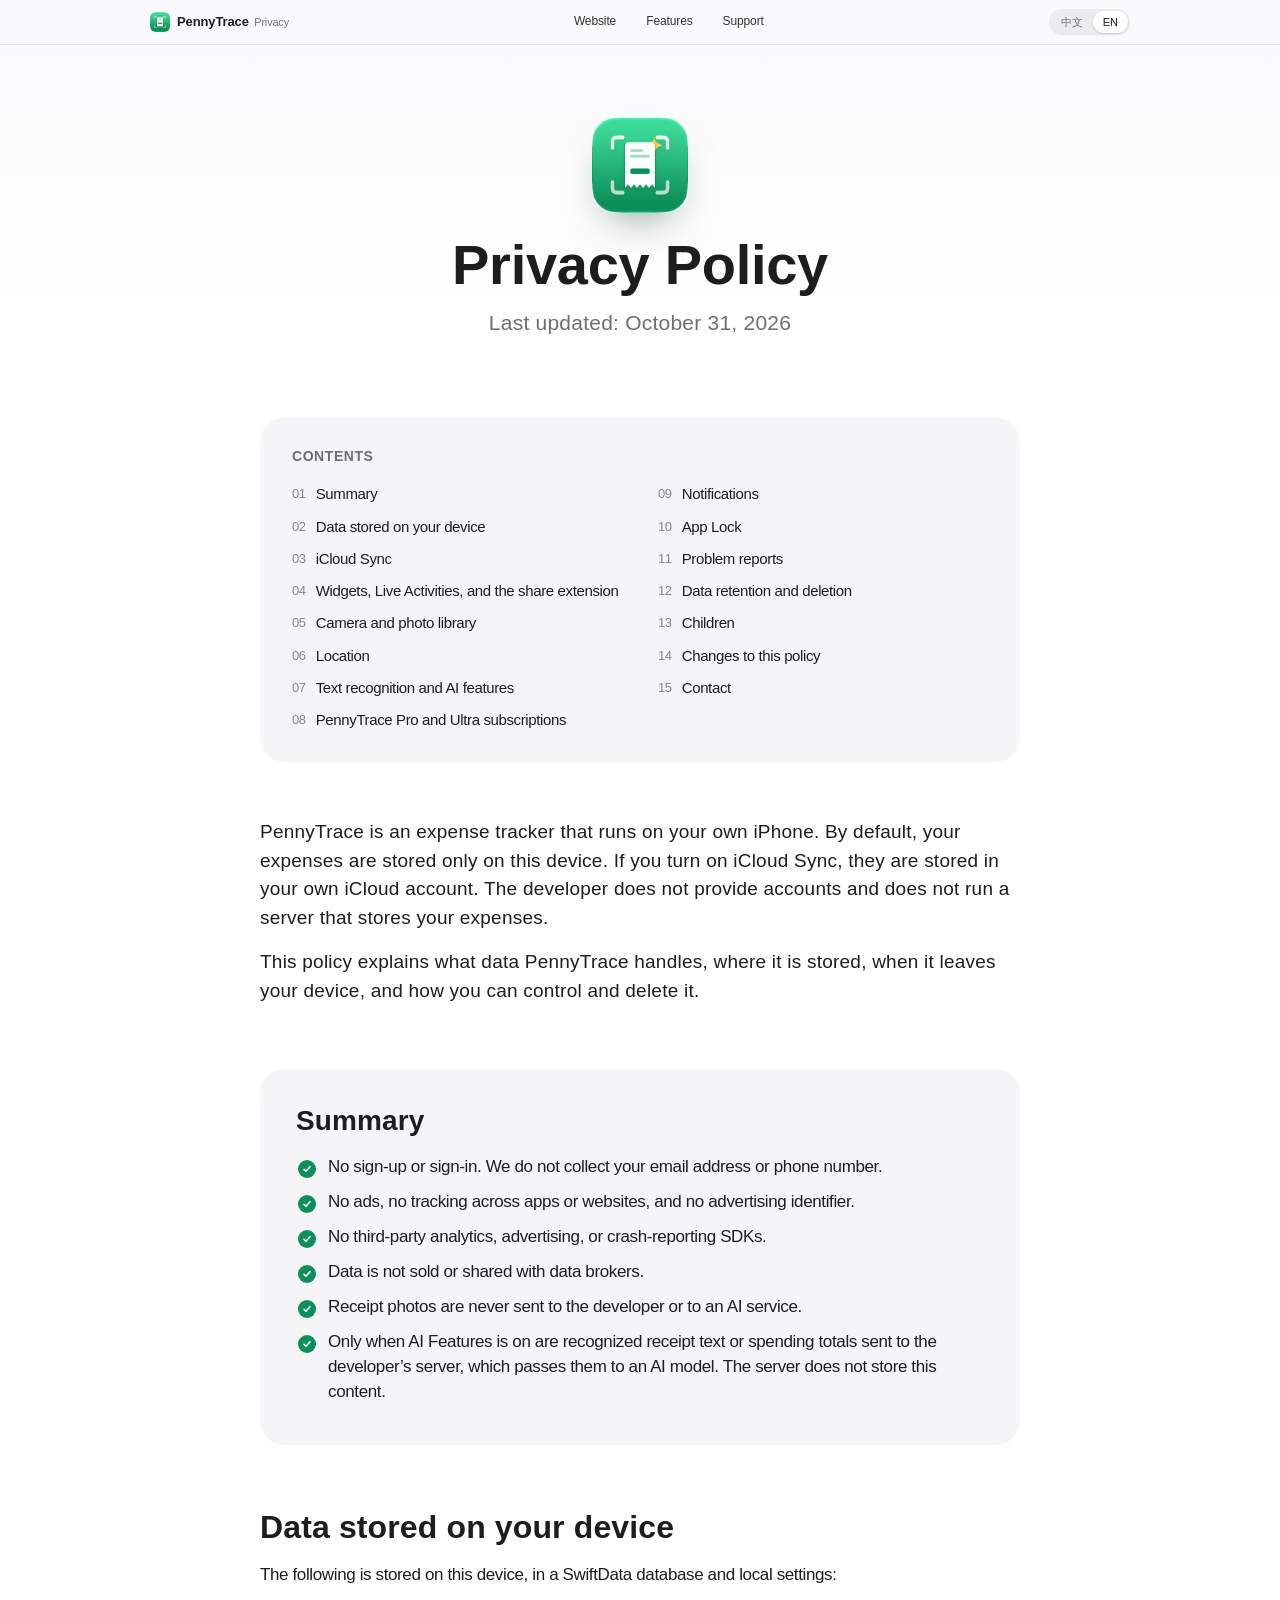
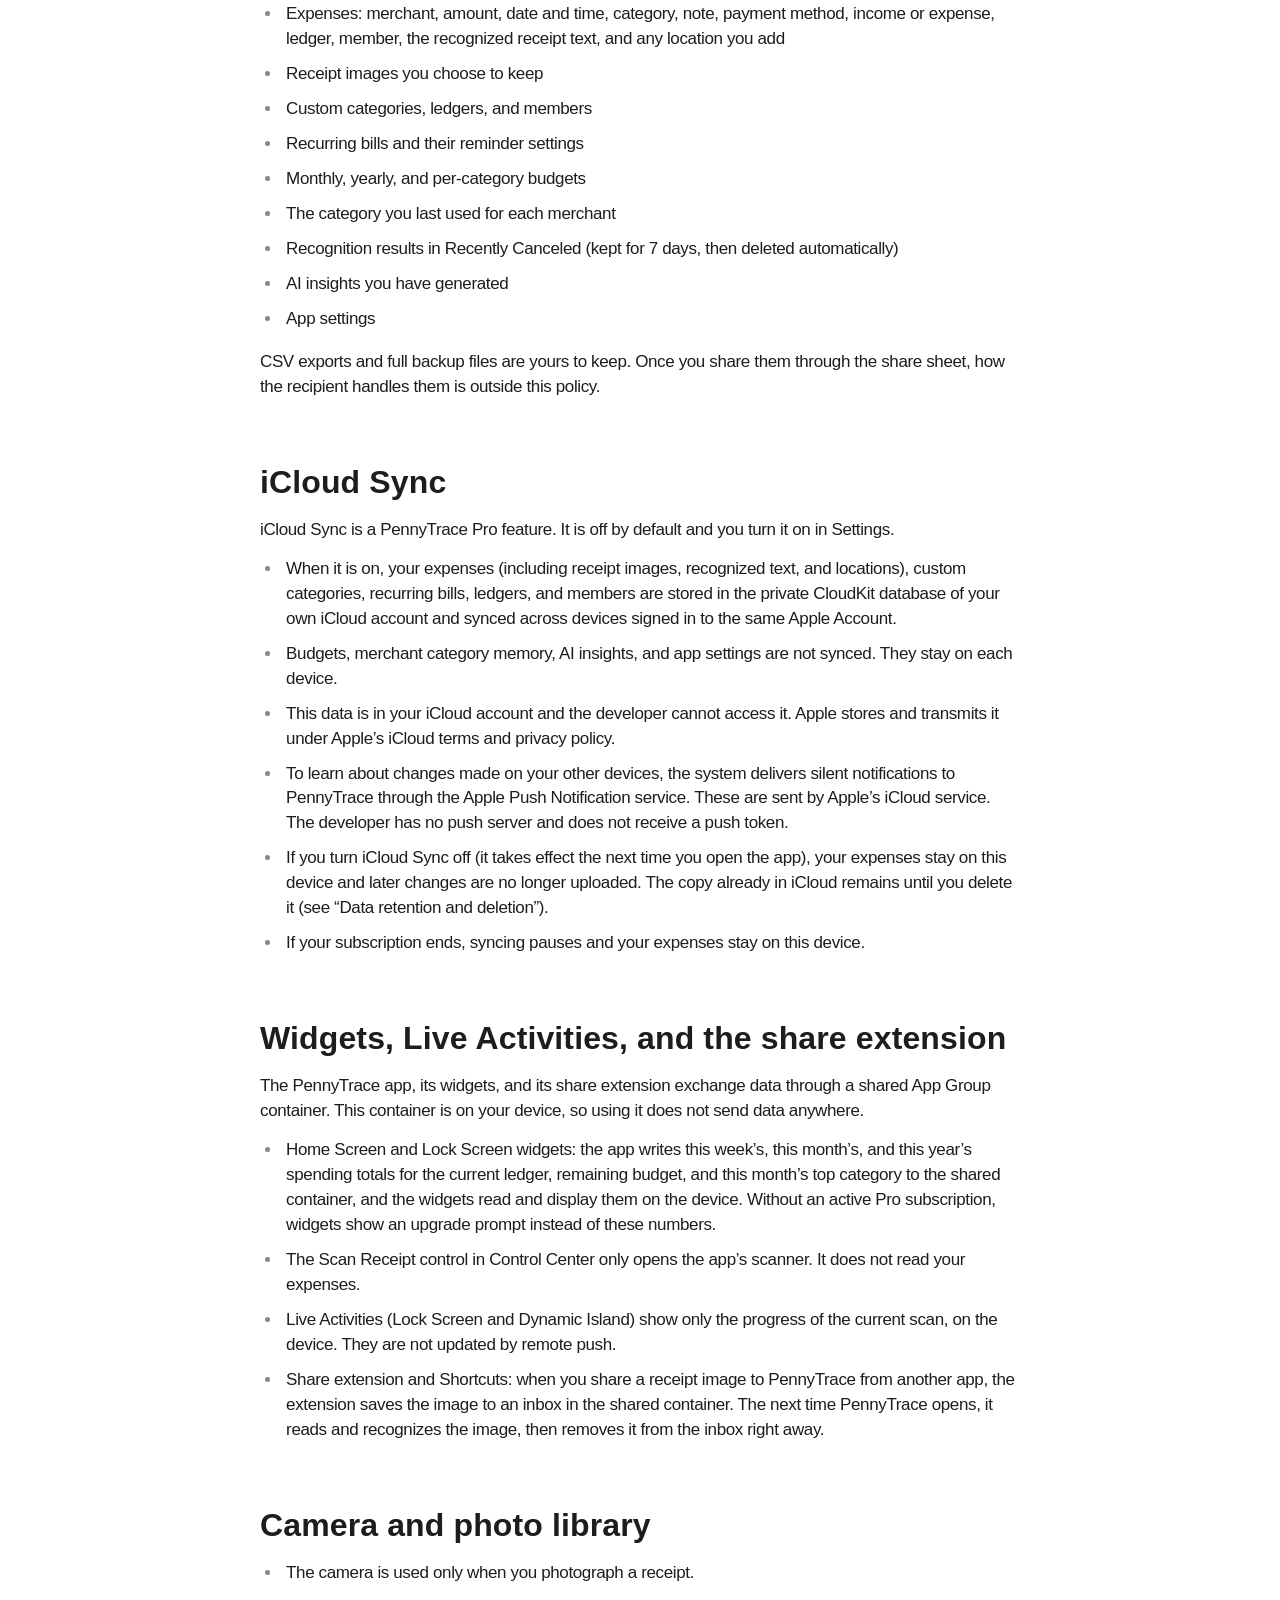
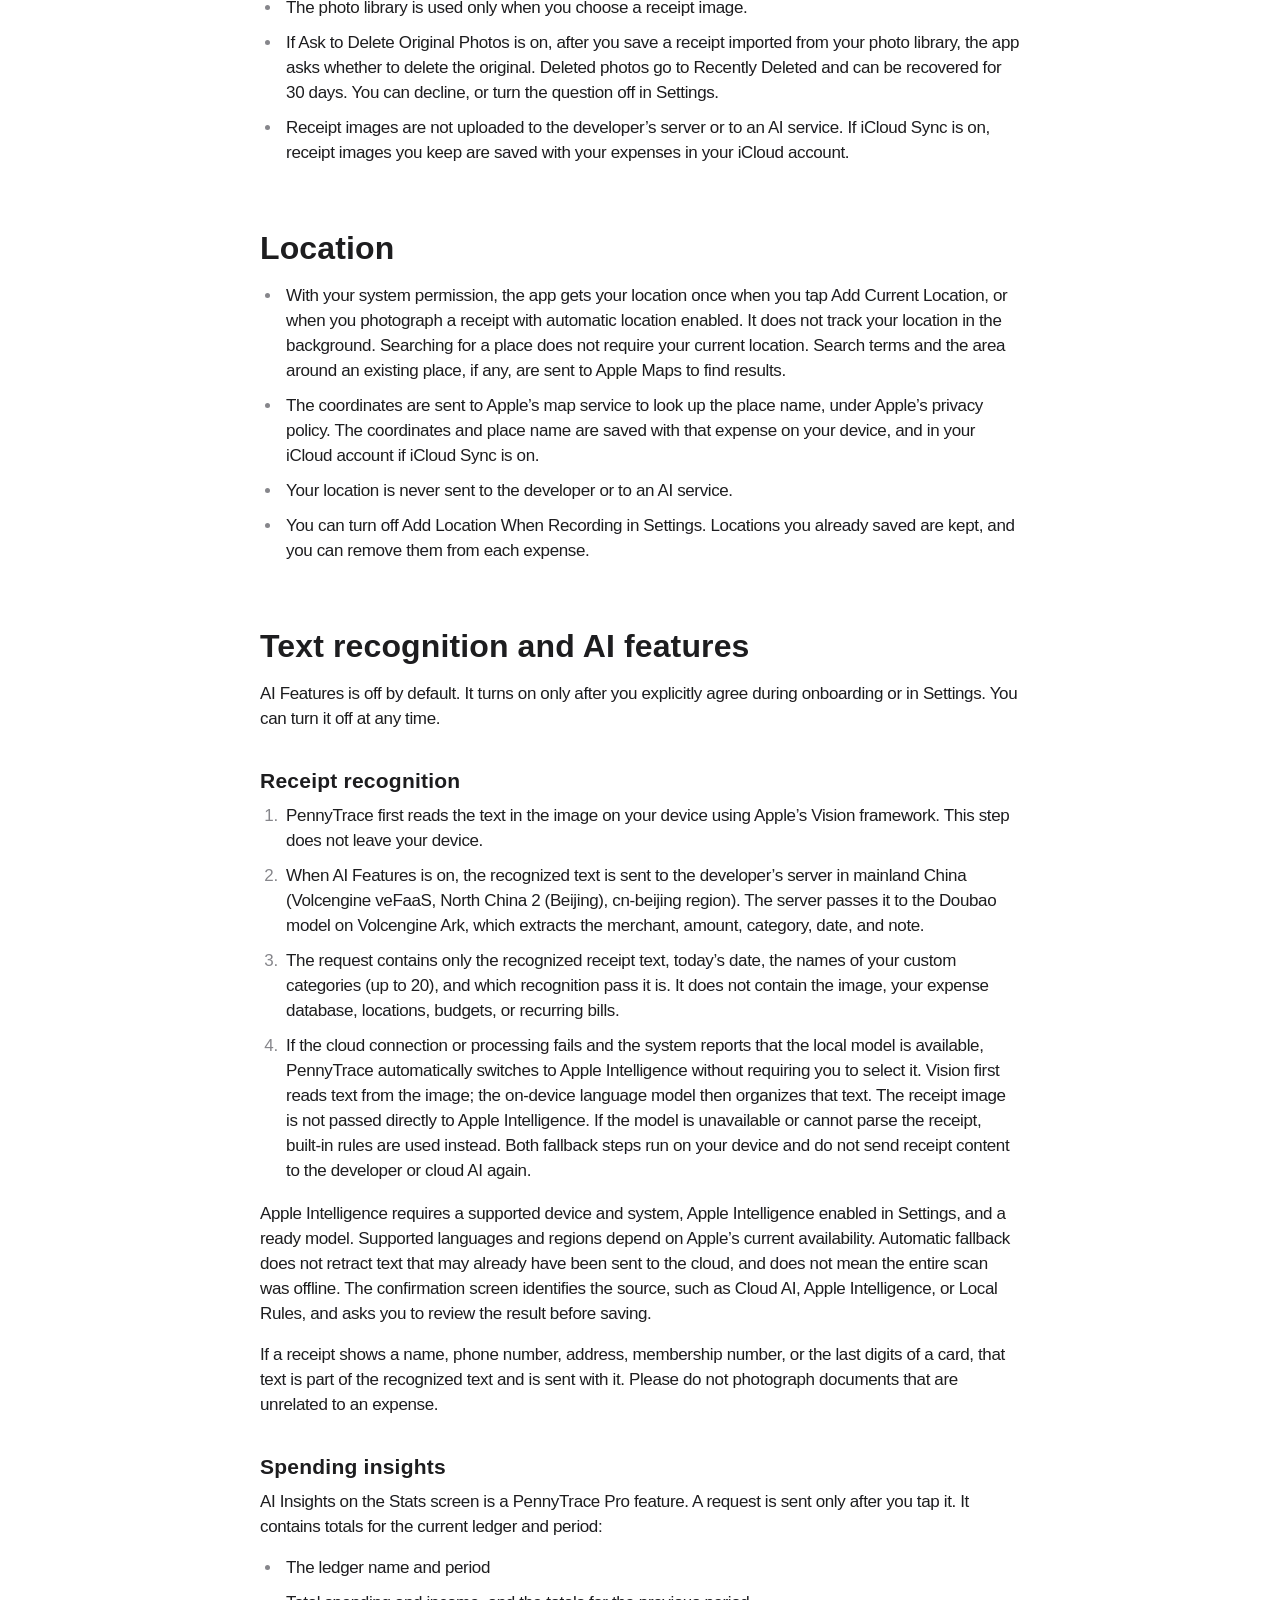
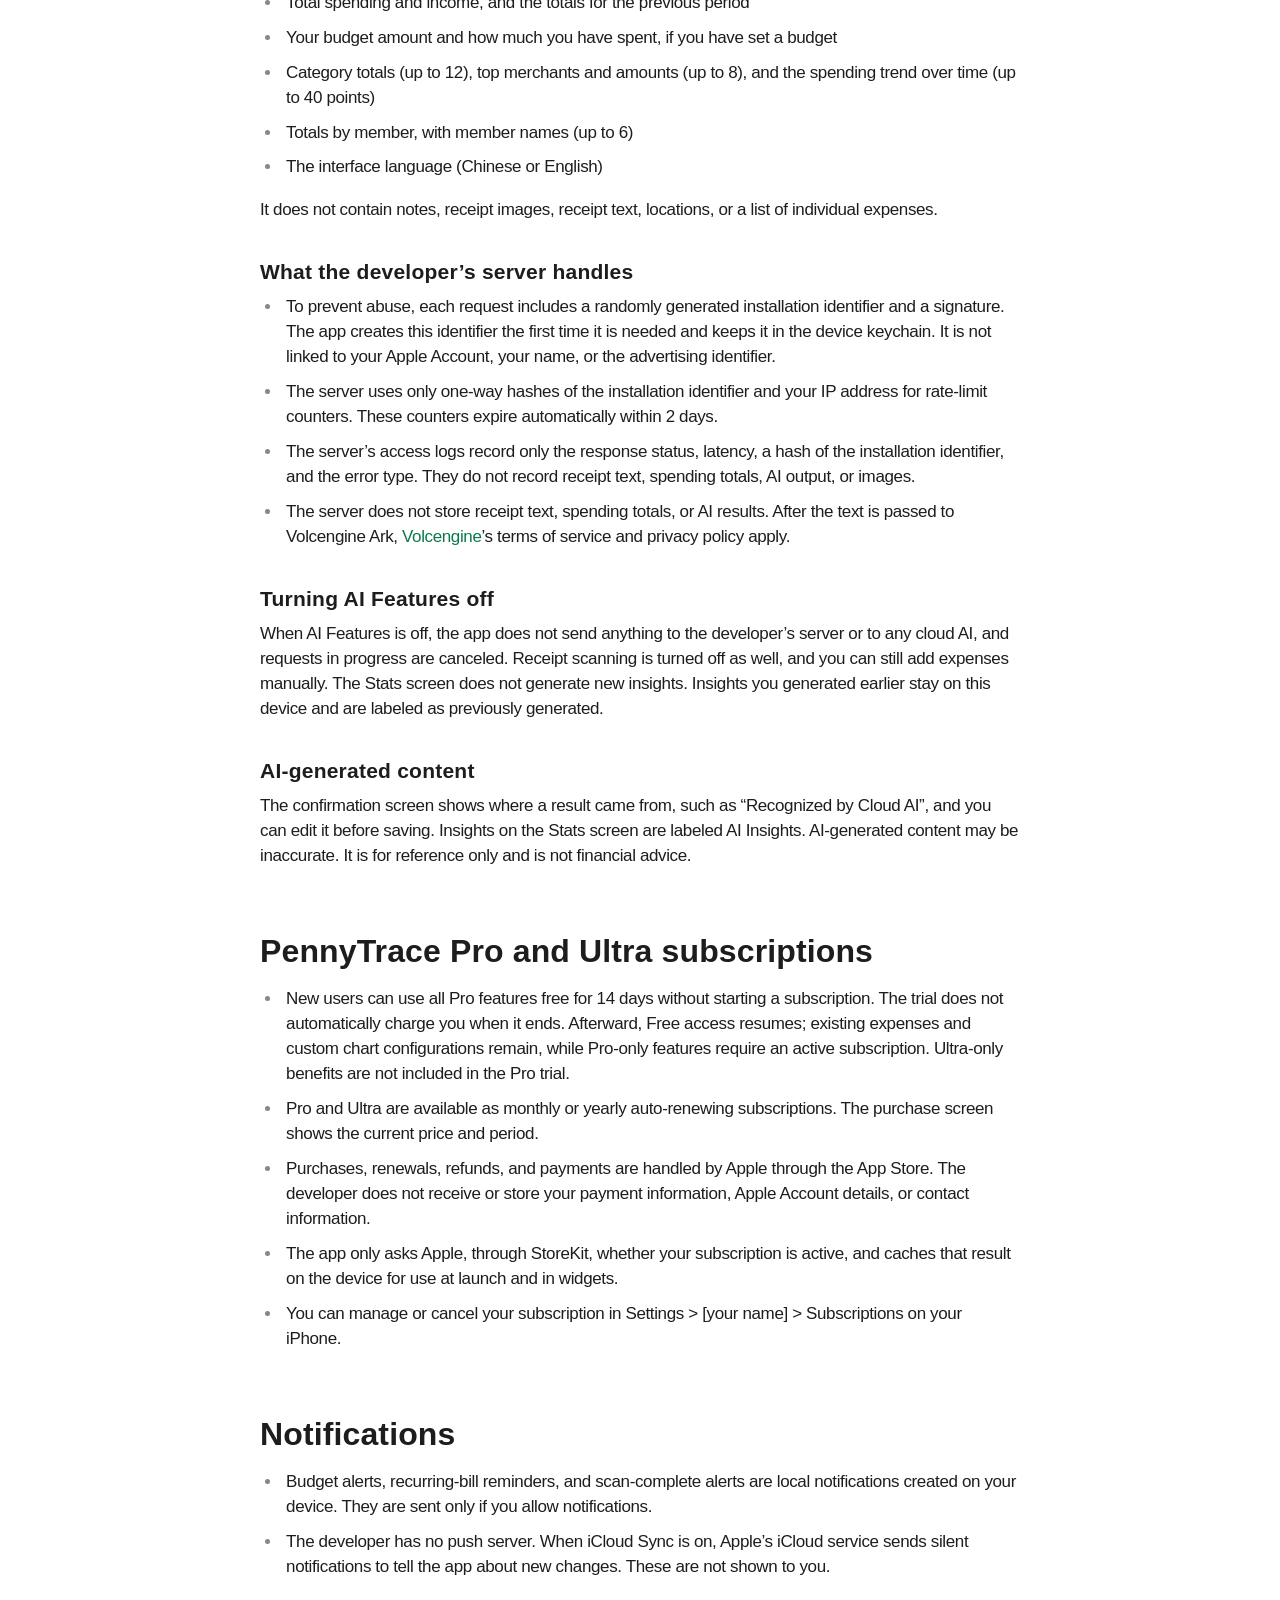
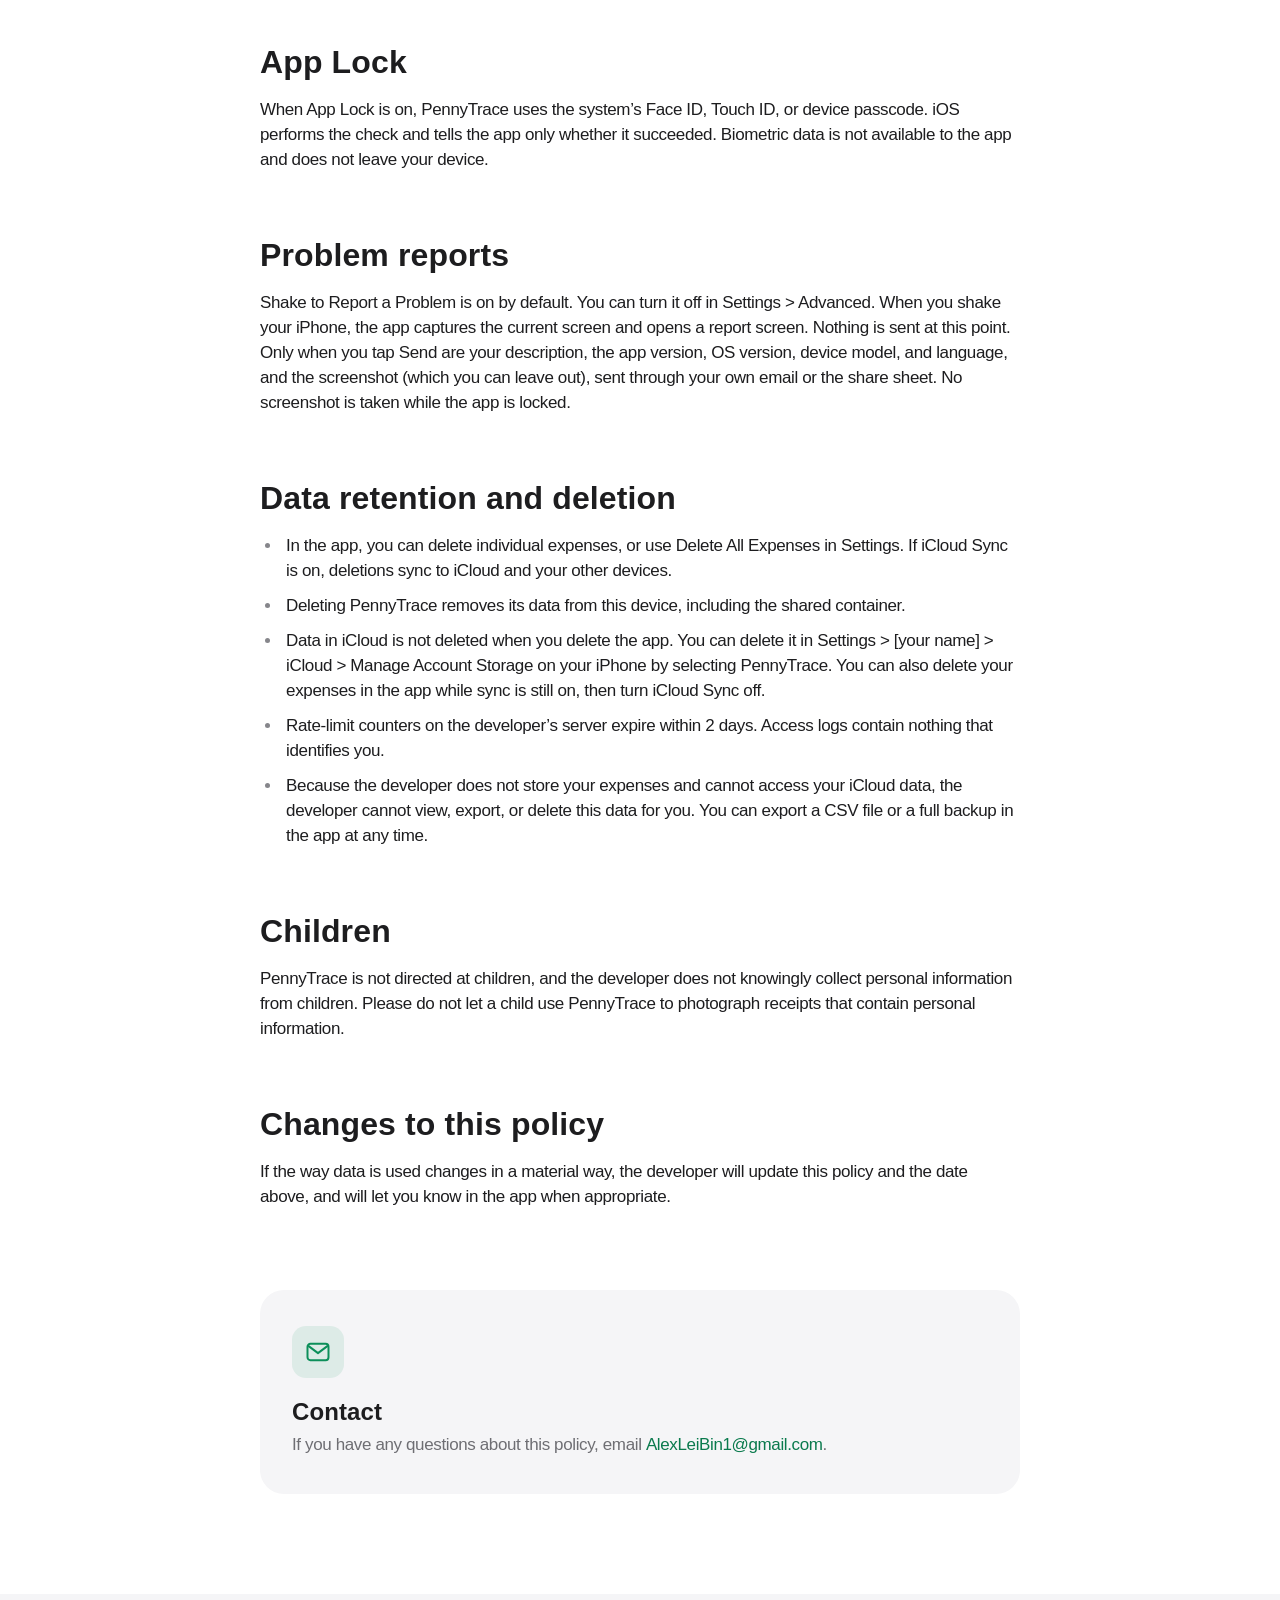
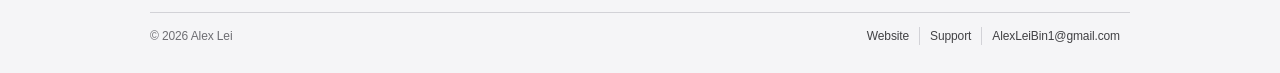
<file: privacy-policy.html>
<!DOCTYPE html>
<html lang="zh-Hans" data-lang="zh">
<head>
  <meta charset="utf-8">
  <meta name="viewport" content="width=device-width, initial-scale=1, viewport-fit=cover">
  <title>帐旅隐私政策</title>
  <meta name="description" content="帐旅（PennyTrace）隐私政策：会处理哪些数据、存放在哪里、何时离开你的设备，以及如何控制和删除。">
  <meta name="theme-color" content="#fbfbfd">
  <link rel="icon" type="image/png" href="assets/icon.png">
  <link rel="apple-touch-icon" href="assets/apple-touch-icon.png">
  <style>
    :root {
      color-scheme: light;
      --ink: #1d1d1f;
      --ink2: #6e6e73;
      --gray: #f5f5f7;
      --line: #d2d2d7;
      --brand: #0C8F5A;
      --brand-ink: #0A7A4D;
      --mint: #3FDC9A;
      --display: "SF Pro Display", "SF Pro Icons", -apple-system, BlinkMacSystemFont, "PingFang SC", "Hiragino Sans GB", "Noto Sans SC", "Helvetica Neue", sans-serif;
      --text: "SF Pro Text", "SF Pro Icons", -apple-system, BlinkMacSystemFont, "PingFang SC", "Hiragino Sans GB", "Noto Sans SC", "Helvetica Neue", sans-serif;
    }
    * { box-sizing: border-box; }
    html { -webkit-text-size-adjust: 100%; scroll-behavior: smooth; scroll-padding-top: 68px; }
    body { margin: 0; background: #fff; color: var(--ink); font-family: var(--text); font-size: 17px; line-height: 1.47; letter-spacing: -0.022em; -webkit-font-smoothing: antialiased; }
    a { color: var(--brand-ink); text-decoration: none; }
    a:hover { text-decoration: underline; }
    button { font: inherit; }

    /* 中英切换：只显示当前语言的内容 */
    html[data-lang="zh"] [lang="en"]:not(html) { display: none !important; }
    html[data-lang="en"] [lang="zh-Hans"]:not(html) { display: none !important; }

    .w { max-width: 1024px; margin: 0 auto; padding: 0 22px; }
    .narrow { max-width: 804px; margin: 0 auto; padding: 0 22px; }

    /* 全局导航，与官网一致 */
    .gnav { background: rgba(250, 250, 252, .86); backdrop-filter: saturate(180%) blur(20px); -webkit-backdrop-filter: saturate(180%) blur(20px); font-size: 12px; letter-spacing: -0.01em; position: sticky; top: 0; z-index: 60; border-bottom: 1px solid rgba(0, 0, 0, .08); }
    .gnav .w { display: flex; align-items: center; gap: 30px; height: 44px; }
    .glogo { display: flex; align-items: center; gap: 7px; color: var(--ink); font-weight: 600; font-size: 13px; }
    .glogo img { width: 20px; height: 20px; border-radius: 5px; }
    .glogo small { color: var(--ink2); font-weight: 400; margin-left: 2px; }
    .glogo:hover, .glinks a:hover { text-decoration: none; }
    .glinks { display: flex; gap: 30px; flex: 1; justify-content: center; }
    .glinks a { color: rgba(0, 0, 0, .8); }
    .glinks a:hover { color: #000; }
    .switch { display: inline-flex; padding: 2px; border-radius: 999px; background: rgba(0, 0, 0, .06); }
    .switch button { appearance: none; border: 0; background: transparent; color: var(--ink2); font-size: 11px; padding: 3px 10px; border-radius: 999px; cursor: pointer; }
    .switch button[aria-pressed="true"] { background: #fff; color: var(--ink); box-shadow: 0 1px 3px rgba(0, 0, 0, .14); }

    /* 顶部 */
    .hero { text-align: center; padding: 72px 0 48px; background: linear-gradient(#fbfbfd, #fff); }
    .hero img { width: 96px; height: 96px; border-radius: 22px; margin: 0 auto 22px; display: block; box-shadow: 0 20px 40px -18px rgba(12, 61, 42, .5); }
    h1 { font-family: var(--display); font-size: 56px; line-height: 1.07; font-weight: 600; letter-spacing: -0.005em; margin: 0; }
    .lede { font-family: var(--display); font-size: 21px; line-height: 1.38; color: var(--ink2); margin: 14px auto 0; max-width: 640px; letter-spacing: .011em; }

    /* 目录 */
    .toc { background: var(--gray); border-radius: 24px; padding: 28px 32px 26px; margin: 8px 0 0; }
    .toc .label { font-family: var(--display); font-size: 14px; font-weight: 600; color: var(--ink2); text-transform: uppercase; letter-spacing: .04em; margin: 0 0 12px; }
    .toc ol { list-style: none; margin: 0; padding: 0; columns: 2; column-gap: 36px; counter-reset: toc; }
    .toc li { break-inside: avoid; counter-increment: toc; padding: 6px 0; font-size: 15px; line-height: 1.35; display: flex; gap: 10px; }
    .toc li::before { content: counter(toc, decimal-leading-zero); color: #86868b; font-variant-numeric: tabular-nums; flex: none; font-size: 13px; padding-top: 1px; }
    .toc a { color: var(--ink); }
    .toc a:hover { color: var(--brand-ink); text-decoration: none; }

    /* 正文 */
    main { padding: 24px 0 100px; }
    .policy section { margin-top: 64px; }
    .policy section.intro { margin-top: 56px; }
    .policy .intro p { font-size: 19px; line-height: 1.5; letter-spacing: .012em; }
    h2 { font-family: var(--display); font-size: 32px; line-height: 1.125; font-weight: 600; margin: 0 0 18px; letter-spacing: .004em; }
    h3 { font-family: var(--display); font-size: 21px; line-height: 1.24; font-weight: 600; margin: 36px 0 10px; letter-spacing: .011em; }
    .policy p { margin: 0 0 16px; }
    .policy ul, .policy ol { margin: 0 0 18px; padding-left: 1.3em; }
    .policy li { margin-bottom: 10px; padding-left: 4px; }
    .policy li::marker { color: #86868b; }
    .policy section > p:first-of-type + ul, .policy section > p:first-of-type + ol { margin-top: -2px; }

    /* 要点 */
    .policy .keypoints { background: var(--gray); border-radius: 24px; padding: 36px 36px 22px; }
    .keypoints h2 { font-size: 28px; }
    .keypoints ul { list-style: none; padding-left: 0; }
    .keypoints li { position: relative; padding-left: 32px; }
    .keypoints li::before { content: ""; position: absolute; left: 2px; top: .3em; width: 18px; height: 18px; border-radius: 50%; background: var(--brand) url("data:image/svg+xml,%3Csvg xmlns='http://www.w3.org/2000/svg' viewBox='0 0 24 24' fill='none' stroke='white' stroke-width='3.2' stroke-linecap='round' stroke-linejoin='round'%3E%3Cpath d='m6 12.5 4 4 8-9'/%3E%3C/svg%3E") center / 12px no-repeat; }

    /* 联系方式卡片 */
    .policy .card { background: var(--gray); border-radius: 24px; padding: 36px 32px 28px; margin-top: 80px; display: flex; flex-direction: column; align-items: flex-start; --c: #0C8F5A; --bg: rgba(12, 143, 90, .1); }
    .card .ic { width: 52px; height: 52px; border-radius: 14px; display: grid; place-items: center; background: var(--bg); }
    .card .ic svg { width: 28px; height: 28px; fill: none; stroke: var(--c); stroke-width: 1.7; stroke-linecap: round; stroke-linejoin: round; }
    .card h2 { font-size: 24px; margin: 20px 0 8px; }
    .card p { color: var(--ink2); margin-bottom: 8px; }
    .card p a { font-weight: 500; }

    footer { background: var(--gray); color: var(--ink2); font-size: 12px; line-height: 1.5; padding: 18px 0 28px; letter-spacing: -0.01em; }
    footer .row { display: flex; flex-wrap: wrap; gap: 8px 24px; padding-top: 14px; border-top: 1px solid var(--line); }
    footer .links { display: flex; flex-wrap: wrap; margin-left: auto; }
    footer .links a { color: #424245; padding: 0 10px; border-left: 1px solid var(--line); }
    footer .links a:first-child { border-left: 0; }

    .anim .rv { opacity: 0; transform: translateY(30px); transition: opacity .9s cubic-bezier(.2, .7, .2, 1), transform .9s cubic-bezier(.2, .7, .2, 1); }
    .anim .rv.in { opacity: 1; transform: none; }

    @media (max-width: 833px) {
      .glinks { display: none; }
      .gnav .switch { margin-left: auto; }
    }
    @media (max-width: 734px) {
      h1 { font-size: 40px; line-height: 1.1; }
      .lede { font-size: 19px; }
      h2 { font-size: 28px; }
      h3 { font-size: 19px; }
      .hero { padding: 48px 0 32px; }
      .toc { padding: 22px 22px 20px; }
      .toc ol { columns: 1; }
      .policy section { margin-top: 52px; }
      .policy .intro p { font-size: 17px; }
      .policy .keypoints { padding: 28px 22px 14px; }
      .keypoints h2 { font-size: 24px; }
      .policy .card { padding: 30px 24px 22px; }
      footer .links { margin-left: 0; }
      footer .links a:first-child { padding-left: 0; }
    }
    @media (prefers-reduced-motion: reduce) {
      html { scroll-behavior: auto; }
      .anim .rv { opacity: 1; transform: none; transition: none; }
    }
    /* 标题行尾的全角标点只占半格，居中时不被空白推偏 */
    .pe { margin-right: -0.5em; }
  </style>
</head>
<body>
  <nav class="gnav" aria-label="Global">
    <div class="w">
      <a class="glogo" href="index.html"><img src="assets/icon.png" alt="" width="20" height="20"><span lang="zh-Hans">帐旅 <small>隐私政策</small></span><span lang="en">PennyTrace <small>Privacy</small></span></a>
      <div class="glinks">
        <a href="index.html"><span lang="zh-Hans">官网</span><span lang="en">Website</span></a>
        <a href="index.html#features"><span lang="zh-Hans">功能</span><span lang="en">Features</span></a>
        <a href="support.html"><span lang="zh-Hans">技术支持</span><span lang="en">Support</span></a>
      </div>
      <div class="switch" role="group" aria-label="Language">
        <button type="button" data-set-lang="zh" aria-pressed="true">中文</button>
        <button type="button" data-set-lang="en" aria-pressed="false">EN</button>
      </div>
    </div>
  </nav>

  <header class="hero">
    <div class="w">
      <img class="rv" src="assets/icon.png" alt="" width="96" height="96">
      <h1 class="rv"><span lang="zh-Hans">隐私政策</span><span lang="en">Privacy Policy</span></h1>
      <p class="lede rv" lang="zh-Hans">最后更新：2026年10月31日</p>
      <p class="lede rv" lang="en">Last updated: October 31, 2026</p>
    </div>
  </header>

  <main id="main">
    <div class="narrow">
      <nav class="toc rv" aria-label="Contents" lang="zh-Hans">
        <p class="label">目录</p>
        <ol>
          <li><a href="#summary">概要</a></li>
          <li><a href="#device">保存在设备上的数据</a></li>
          <li><a href="#icloud">iCloud 同步</a></li>
          <li><a href="#extensions">小组件、实时活动和分享扩展</a></li>
          <li><a href="#camera">相机和相册</a></li>
          <li><a href="#location">位置</a></li>
          <li><a href="#ai">文字识别和 AI 功能</a></li>
          <li><a href="#subscriptions">帐旅 Pro 和 Ultra 订阅</a></li>
          <li><a href="#notifications">通知</a></li>
          <li><a href="#applock">App 锁</a></li>
          <li><a href="#reports">问题报告</a></li>
          <li><a href="#retention">数据保留和删除</a></li>
          <li><a href="#children">儿童</a></li>
          <li><a href="#changes">政策变更</a></li>
          <li><a href="#contact">联系方式</a></li>
        </ol>
      </nav>
      <nav class="toc rv" aria-label="Contents" lang="en">
        <p class="label">Contents</p>
        <ol>
          <li><a href="#en-summary">Summary</a></li>
          <li><a href="#en-device">Data stored on your device</a></li>
          <li><a href="#en-icloud">iCloud Sync</a></li>
          <li><a href="#en-extensions">Widgets, Live Activities, and the share extension</a></li>
          <li><a href="#en-camera">Camera and photo library</a></li>
          <li><a href="#en-location">Location</a></li>
          <li><a href="#en-ai">Text recognition and AI features</a></li>
          <li><a href="#en-subscriptions">PennyTrace Pro and Ultra subscriptions</a></li>
          <li><a href="#en-notifications">Notifications</a></li>
          <li><a href="#en-applock">App Lock</a></li>
          <li><a href="#en-reports">Problem reports</a></li>
          <li><a href="#en-retention">Data retention and deletion</a></li>
          <li><a href="#en-children">Children</a></li>
          <li><a href="#en-changes">Changes to this policy</a></li>
          <li><a href="#en-contact">Contact</a></li>
        </ol>
      </nav>

      <article id="zh" class="policy" lang="zh-Hans">
      <section class="intro rv">
        <p>帐旅是一款在你自己的 iPhone 上记账的应用。账单默认只保存在这台设备上。你开启“iCloud 同步”后，账单保存在你自己的 iCloud 账户里。开发者不提供账号，也不运营保存你账单的服务器。</p>
        <p>本政策说明帐旅会处理哪些数据、这些数据存放在哪里、什么时候会离开你的设备，以及你可以如何控制和删除它们。</p>
      </section>
      <section id="summary" class="keypoints rv">
        <h2>概要</h2>
        <ul>
          <li>不需要注册或登录，不收集邮箱或手机号。</li>
          <li>没有广告，不做跨 App 或网站的追踪，不收集广告标识符。</li>
          <li>不集成第三方分析、广告或崩溃统计 SDK。</li>
          <li>不出售数据，也不把数据提供给数据经纪商。</li>
          <li>收据照片不会发送给开发者或 AI 服务。</li>
          <li>只有在“AI 功能”开启时，识别出的收据文字或统计汇总才会发送到开发者的服务器，再转交给 AI 模型处理。服务器不保存这些内容。</li>
        </ul>
      </section>
      <section id="device" class="rv">
        <h2>保存在设备上的数据</h2>
        <p>以下内容保存在这台设备上（使用 SwiftData 数据库和本机设置）：</p>
        <ul>
          <li>账单：商家、金额、日期和时间、分类、备注、支付方式、收入或支出、所属账本、成员、识别出的收据文字，以及你添加的地点</li>
          <li>你选择保留的收据图片</li>
          <li>自定义分类、账本和成员</li>
          <li>周期账单（例如房租、订阅）及其提醒设置</li>
          <li>每月、每年和各分类的预算</li>
          <li>“这个商家上次用的分类”</li>
          <li>“最近取消”中的识别结果（保留 7 天，之后自动删除）</li>
          <li>已生成的 AI 分析结果</li>
          <li>App 的各项设置</li>
        </ul>
        <p>导出的 CSV 文件和完整备份文件由你自己保管。通过系统分享发出之后，接收方如何处理由接收方决定。</p>
      </section>
      <section id="icloud" class="rv">
        <h2>iCloud 同步</h2>
        <p>“iCloud 同步”是帐旅 Pro 功能，默认关闭，需要你在设置中手动开启。</p>
        <ul>
          <li>开启后，账单（包括收据图片、识别出的文字和地点）、自定义分类、周期账单、账本和成员会保存在你自己 iCloud 账户的 CloudKit 私有数据库中，并在登录同一 Apple 账户的设备之间同步。</li>
          <li>预算、商家分类记忆、AI 分析结果和 App 设置不会同步，只保存在各自的设备上。</li>
          <li>这些数据存放在你的 iCloud 账户中，开发者无法访问。数据的存储和传输由 Apple 提供，适用 Apple 的 iCloud 条款和隐私政策。</li>
          <li>为了及时得知其他设备上的更改，系统会通过 Apple 推送通知服务向帐旅发送静默通知。这些通知由 Apple 的 iCloud 服务发出，开发者没有推送服务器，也不会收到推送令牌。</li>
          <li>关闭“iCloud 同步”后（下次打开 App 时生效），账单继续保留在这台设备上，之后的修改不再上传。已经保存在 iCloud 中的副本会保留，直到你删除它（见“数据保留和删除”）。</li>
          <li>订阅结束后，同步会暂停，账单仍保留在这台设备上。</li>
        </ul>
      </section>
      <section id="extensions" class="rv">
        <h2>小组件、实时活动和分享扩展</h2>
        <p>帐旅的 App、小组件和分享扩展通过同一个 App Group 共享容器交换数据。这个容器位于你的设备上，数据不会因此离开设备。</p>
        <ul>
          <li>主屏幕和锁定屏幕小组件：App 把当前账本本周、本月、今年的支出合计、预算余额和本月最多的分类写入共享容器，小组件在本机读取并显示。没有有效的 Pro 订阅时，小组件不显示这些数字，而是显示升级提示。</li>
          <li>控制中心的“扫描收据”控制：只用于打开 App 的扫描界面，不读取账单数据。</li>
          <li>实时活动（锁定屏幕和灵动岛）：只在本机显示当前这次识别的进度，不通过远程推送更新。</li>
          <li>分享扩展和快捷指令：你从其他 App 分享收据图片给帐旅时，扩展会把图片保存到共享容器的收件箱。帐旅下次打开时读取这些图片并进行识别，处理后立即从收件箱删除。</li>
        </ul>
      </section>
      <section id="camera" class="rv">
        <h2>相机和相册</h2>
        <ul>
          <li>相机只在你拍摄收据时使用。</li>
          <li>相册只在你选择收据图片时使用。</li>
          <li>如果开启了“保存后询问删除原照片”，从相册导入的收据保存后，App 会询问是否删除相册中的原照片。删除的照片会进入“最近删除”，30 天内可以恢复。你可以拒绝，也可以在设置中关闭询问。</li>
          <li>收据图片不会上传到开发者的服务器或 AI 服务。开启“iCloud 同步”时，保留的收据图片会随账单保存到你的 iCloud 账户。</li>
        </ul>
      </section>
      <section id="location" class="rv">
        <h2>位置</h2>
        <ul>
          <li>你点按“添加当前地点”，或开启自动添加地点后当场拍摄收据时，App 会在获得系统权限后获取一次位置，不会在后台持续定位。搜索地点不要求获取当前位置；搜索词及已有地点的附近范围（如有）会发送至 Apple 地图服务以查找结果。</li>
          <li>坐标会发送给 Apple 的地图服务以获取地名，适用 Apple 的隐私政策。坐标和地名随这笔账单保存在设备上；开启“iCloud 同步”时也会保存到你的 iCloud 账户。</li>
          <li>位置不会发送给开发者或 AI 服务。</li>
          <li>你可以在设置中关闭“记账时添加地点”。关闭后不再提供定位，已保存的地点仍会保留，你可以在账单中删除。</li>
        </ul>
      </section>
      <section id="ai" class="rv">
        <h2>文字识别和 AI 功能</h2>
        <p>“AI 功能”默认关闭。只有你在首次使用引导或设置中明确同意后才会开启；你可以随时关闭。</p>
        <h3>收据识别</h3>
        <ol>
          <li>帐旅先在设备上使用 Apple 的 Vision 框架从图片中读出文字。这一步不会离开设备。</li>
          <li>“AI 功能”开启时，读出的文字会发送到开发者部署在中国大陆的服务器（火山引擎函数服务 veFaaS，华北 2（北京）cn-beijing 区域），由服务器转交给火山引擎方舟平台上的豆包大模型，整理出商家、金额、分类、日期和备注。</li>
          <li>请求中只包含：识别出的收据文字、当天日期、你的自定义分类名称（最多 20 个），以及识别轮次。请求中不包含图片、账单数据库、地点、预算或周期账单。</li>
          <li>如果云端连接或处理失败，且系统报告本机模型可用，帐旅会自动切换至 Apple Intelligence，无需手动选择。App 先用 Vision 读取图片文字，再由设备端语言模型整理文字，并非把收据图片直接交给 Apple Intelligence。若模型不可用或本次解析失败，则使用本地规则整理。设备端模型与本地规则处理均在设备上进行，不会为这一步再次向开发者或云端 AI 发送收据内容。</li>
        </ol>
        <p>Apple Intelligence 需设备和系统支持、在系统设置中已开启且模型已就绪；支持的语言和地区以 Apple 当前提供的服务为准。自动回退不会撤回此前可能已发送到云端的文字，也不代表整次识别始终离线。确认页会标明“云端 AI”“Apple Intelligence”或“本地规则”等来源，并提示核对后保存。</p>
        <p>收据上如果印有姓名、电话、地址、会员号或卡号后几位，这些文字会包含在识别结果中一起发送。请不要拍摄与记账无关的文件。</p>
        <h3>支出分析</h3>
        <p>统计页的“AI 分析”是帐旅 Pro 功能，只在你点按之后才会发送请求。请求包含当前账本、当前时间范围的汇总：</p>
        <ul>
          <li>账本名称、时间范围</li>
          <li>支出和收入合计，以及上一期的支出和收入合计</li>
          <li>已设置预算时的预算金额和已支出金额</li>
          <li>各分类合计（最多 12 项）、支出最多的商家及金额（最多 8 项）、按时间的趋势（最多 40 项）</li>
          <li>按成员的合计及成员名称（最多 6 项）</li>
          <li>界面语言（中文或英文）</li>
        </ul>
        <p>请求中不包含备注、收据图片、收据文字、地点或逐笔账单列表。</p>
        <h3>开发者服务器处理什么</h3>
        <ul>
          <li>为防止滥用，每个请求都会附带一个随机生成的安装标识符和签名。这个标识符由 App 首次使用时生成并保存在本机钥匙串中，不与你的 Apple 账户、姓名或广告标识符关联。</li>
          <li>服务器只把安装标识符和 IP 地址的单向哈希值用于次数限制计数。这些计数会在 2 天内自动过期。</li>
          <li>服务器的访问日志只记录请求结果状态、耗时、安装标识符的哈希值和错误类型，不记录收据文字、统计汇总、AI 返回的内容或图片。</li>
          <li>服务器不保存收据文字、统计汇总或 AI 返回的结果。转交给火山引擎方舟后，文字如何处理适用<a href="https://www.volcengine.com/">火山引擎</a>的服务条款和隐私政策。</li>
        </ul>
        <h3>关闭 AI 功能</h3>
        <p>关闭“AI 功能”后，App 不会再向开发者的服务器或任何云端 AI 发送内容，正在进行的请求也会取消。拍照识别也随之停用，你仍然可以手动记账。统计页不再生成新的分析；以前生成的分析仍保留在这台设备上，并标明是此前生成的。</p>
        <h3>AI 生成的内容</h3>
        <p>AI 整理的结果会在确认页标明来源（例如“由云端 AI 识别”），保存前你可以修改。统计页的分析以“AI 分析”标示。AI 生成的内容可能不准确，仅供参考，不构成财务建议。</p>
      </section>
      <section id="subscriptions" class="rv">
        <h2>帐旅 Pro 和 Ultra 订阅</h2>
        <ul>
          <li>新用户可在 App 内免费使用全部 Pro 功能 14 天，无需先订阅，试用结束不会自动扣款。到期后恢复免费版权限，已有账单及自定义图表配置保留，Pro 专属功能需有效订阅才能继续使用；Ultra 专属权益不包含在 Pro 试用中。</li>
          <li>Pro 和 Ultra 均提供按月或按年的自动续期订阅，价格和周期以购买页面显示为准。</li>
          <li>购买、续订、退款和付款均由 Apple 通过 App Store 处理。开发者不会收到也不会保存你的付款信息、Apple 账户信息或联系方式。</li>
          <li>App 只通过 StoreKit 向 Apple 查询订阅是否有效，并在本机缓存这一结果，以便在启动时和小组件中使用。</li>
          <li>你可以在 iPhone 的“设置 &gt; [你的姓名] &gt; 订阅”中管理或取消订阅。</li>
        </ul>
      </section>
      <section id="notifications" class="rv">
        <h2>通知</h2>
        <ul>
          <li>预算提醒、周期账单提醒和识别完成提醒都是在设备上生成的本地通知，需要你允许后才会发送。</li>
          <li>开发者没有推送服务器。启用“iCloud 同步”时，Apple 的 iCloud 服务会发送静默通知，用于告知 App 有新的更改，这些通知不会显示给你。</li>
        </ul>
      </section>
      <section id="applock" class="rv">
        <h2>App 锁</h2>
        <p>开启“App 锁”后，帐旅使用系统的面容 ID、触控 ID 或设备密码进行验证。验证由 iOS 完成，App 只会得到“成功”或“失败”的结果，生物识别数据不会提供给 App，也不会离开设备。</p>
      </section>
      <section id="reports" class="rv">
        <h2>问题报告</h2>
        <p>“摇一摇报告问题”默认开启，可以在“设置 &gt; 高级”中关闭。摇动 iPhone 时，App 会截取当前屏幕并打开报告页面，此时不会发送任何内容。只有你在报告页点按“发送”，你写的描述、App 版本、系统版本、设备型号和语言，以及截图（可以选择不附带），才会通过你自己的邮件或系统分享发出。App 锁定时不会截图。</p>
      </section>
      <section id="retention" class="rv">
        <h2>数据保留和删除</h2>
        <ul>
          <li>在 App 内，你可以逐笔删除账单，也可以在设置中使用“删除全部账单”。开启“iCloud 同步”时，删除操作会同步到 iCloud 和你的其他设备。</li>
          <li>删除帐旅后，系统会删除这台设备上的数据和共享容器中的数据。</li>
          <li>保存在 iCloud 中的数据不会因删除 App 而删除。你可以在 iPhone 的“设置 &gt; [你的姓名] &gt; iCloud &gt; 管理账户储存空间”中找到帐旅并删除其数据；也可以在仍开启同步时先在 App 内删除账单，再关闭“iCloud 同步”。</li>
          <li>开发者服务器上的次数限制计数会在 2 天内自动过期。访问日志不含可以识别你身份的信息。</li>
          <li>由于开发者不保存你的账单，也无法访问你的 iCloud 数据，开发者无法替你查看、导出或删除这些数据。你可以随时在 App 内导出 CSV 或完整备份。</li>
        </ul>
      </section>
      <section id="children" class="rv">
        <h2>儿童</h2>
        <p>帐旅不是面向儿童的服务，开发者不会有意收集儿童的个人信息。请不要让儿童使用帐旅拍摄含有个人信息的收据。</p>
      </section>
      <section id="changes" class="rv">
        <h2>政策变更</h2>
        <p>如果数据的使用方式发生实质变化，开发者会更新本政策并修改上方的日期，必要时在 App 内提示。</p>
      </section>
      <section id="contact" class="card rv">
        <span class="ic"><svg viewBox="0 0 24 24"><rect x="3" y="5" width="18" height="14" rx="2.5"/><path d="m4 7 8 6 8-6"/></svg></span>
        <h2>联系方式</h2>
        <p>如果你对本政策有任何问题，请发送邮件至：<a href="mailto:AlexLeiBin1@gmail.com">AlexLeiBin1@gmail.com</a></p>
      </section>
      </article>

      <article id="en" class="policy" lang="en">
      <section class="intro rv">
        <p>PennyTrace is an expense tracker that runs on your own iPhone. By default, your expenses are stored only on this device. If you turn on iCloud Sync, they are stored in your own iCloud account. The developer does not provide accounts and does not run a server that stores your expenses.</p>
        <p>This policy explains what data PennyTrace handles, where it is stored, when it leaves your device, and how you can control and delete it.</p>
      </section>
      <section id="en-summary" class="keypoints rv">
        <h2>Summary</h2>
        <ul>
          <li>No sign-up or sign-in. We do not collect your email address or phone number.</li>
          <li>No ads, no tracking across apps or websites, and no advertising identifier.</li>
          <li>No third-party analytics, advertising, or crash-reporting SDKs.</li>
          <li>Data is not sold or shared with data brokers.</li>
          <li>Receipt photos are never sent to the developer or to an AI service.</li>
          <li>Only when AI Features is on are recognized receipt text or spending totals sent to the developer’s server, which passes them to an AI model. The server does not store this content.</li>
        </ul>
      </section>
      <section id="en-device" class="rv">
        <h2>Data stored on your device</h2>
        <p>The following is stored on this device, in a SwiftData database and local settings:</p>
        <ul>
          <li>Expenses: merchant, amount, date and time, category, note, payment method, income or expense, ledger, member, the recognized receipt text, and any location you add</li>
          <li>Receipt images you choose to keep</li>
          <li>Custom categories, ledgers, and members</li>
          <li>Recurring bills and their reminder settings</li>
          <li>Monthly, yearly, and per-category budgets</li>
          <li>The category you last used for each merchant</li>
          <li>Recognition results in Recently Canceled (kept for 7 days, then deleted automatically)</li>
          <li>AI insights you have generated</li>
          <li>App settings</li>
        </ul>
        <p>CSV exports and full backup files are yours to keep. Once you share them through the share sheet, how the recipient handles them is outside this policy.</p>
      </section>
      <section id="en-icloud" class="rv">
        <h2>iCloud Sync</h2>
        <p>iCloud Sync is a PennyTrace Pro feature. It is off by default and you turn it on in Settings.</p>
        <ul>
          <li>When it is on, your expenses (including receipt images, recognized text, and locations), custom categories, recurring bills, ledgers, and members are stored in the private CloudKit database of your own iCloud account and synced across devices signed in to the same Apple Account.</li>
          <li>Budgets, merchant category memory, AI insights, and app settings are not synced. They stay on each device.</li>
          <li>This data is in your iCloud account and the developer cannot access it. Apple stores and transmits it under Apple’s iCloud terms and privacy policy.</li>
          <li>To learn about changes made on your other devices, the system delivers silent notifications to PennyTrace through the Apple Push Notification service. These are sent by Apple’s iCloud service. The developer has no push server and does not receive a push token.</li>
          <li>If you turn iCloud Sync off (it takes effect the next time you open the app), your expenses stay on this device and later changes are no longer uploaded. The copy already in iCloud remains until you delete it (see “Data retention and deletion”).</li>
          <li>If your subscription ends, syncing pauses and your expenses stay on this device.</li>
        </ul>
      </section>
      <section id="en-extensions" class="rv">
        <h2>Widgets, Live Activities, and the share extension</h2>
        <p>The PennyTrace app, its widgets, and its share extension exchange data through a shared App Group container. This container is on your device, so using it does not send data anywhere.</p>
        <ul>
          <li>Home Screen and Lock Screen widgets: the app writes this week’s, this month’s, and this year’s spending totals for the current ledger, remaining budget, and this month’s top category to the shared container, and the widgets read and display them on the device. Without an active Pro subscription, widgets show an upgrade prompt instead of these numbers.</li>
          <li>The Scan Receipt control in Control Center only opens the app’s scanner. It does not read your expenses.</li>
          <li>Live Activities (Lock Screen and Dynamic Island) show only the progress of the current scan, on the device. They are not updated by remote push.</li>
          <li>Share extension and Shortcuts: when you share a receipt image to PennyTrace from another app, the extension saves the image to an inbox in the shared container. The next time PennyTrace opens, it reads and recognizes the image, then removes it from the inbox right away.</li>
        </ul>
      </section>
      <section id="en-camera" class="rv">
        <h2>Camera and photo library</h2>
        <ul>
          <li>The camera is used only when you photograph a receipt.</li>
          <li>The photo library is used only when you choose a receipt image.</li>
          <li>If Ask to Delete Original Photos is on, after you save a receipt imported from your photo library, the app asks whether to delete the original. Deleted photos go to Recently Deleted and can be recovered for 30 days. You can decline, or turn the question off in Settings.</li>
          <li>Receipt images are not uploaded to the developer’s server or to an AI service. If iCloud Sync is on, receipt images you keep are saved with your expenses in your iCloud account.</li>
        </ul>
      </section>
      <section id="en-location" class="rv">
        <h2>Location</h2>
        <ul>
          <li>With your system permission, the app gets your location once when you tap Add Current Location, or when you photograph a receipt with automatic location enabled. It does not track your location in the background. Searching for a place does not require your current location. Search terms and the area around an existing place, if any, are sent to Apple Maps to find results.</li>
          <li>The coordinates are sent to Apple’s map service to look up the place name, under Apple’s privacy policy. The coordinates and place name are saved with that expense on your device, and in your iCloud account if iCloud Sync is on.</li>
          <li>Your location is never sent to the developer or to an AI service.</li>
          <li>You can turn off Add Location When Recording in Settings. Locations you already saved are kept, and you can remove them from each expense.</li>
        </ul>
      </section>
      <section id="en-ai" class="rv">
        <h2>Text recognition and AI features</h2>
        <p>AI Features is off by default. It turns on only after you explicitly agree during onboarding or in Settings. You can turn it off at any time.</p>
        <h3>Receipt recognition</h3>
        <ol>
          <li>PennyTrace first reads the text in the image on your device using Apple’s Vision framework. This step does not leave your device.</li>
          <li>When AI Features is on, the recognized text is sent to the developer’s server in mainland China (Volcengine veFaaS, North China 2 (Beijing), cn-beijing region). The server passes it to the Doubao model on Volcengine Ark, which extracts the merchant, amount, category, date, and note.</li>
          <li>The request contains only the recognized receipt text, today’s date, the names of your custom categories (up to 20), and which recognition pass it is. It does not contain the image, your expense database, locations, budgets, or recurring bills.</li>
          <li>If the cloud connection or processing fails and the system reports that the local model is available, PennyTrace automatically switches to Apple Intelligence without requiring you to select it. Vision first reads text from the image; the on-device language model then organizes that text. The receipt image is not passed directly to Apple Intelligence. If the model is unavailable or cannot parse the receipt, built-in rules are used instead. Both fallback steps run on your device and do not send receipt content to the developer or cloud AI again.</li>
        </ol>
        <p>Apple Intelligence requires a supported device and system, Apple Intelligence enabled in Settings, and a ready model. Supported languages and regions depend on Apple’s current availability. Automatic fallback does not retract text that may already have been sent to the cloud, and does not mean the entire scan was offline. The confirmation screen identifies the source, such as Cloud AI, Apple Intelligence, or Local Rules, and asks you to review the result before saving.</p>
        <p>If a receipt shows a name, phone number, address, membership number, or the last digits of a card, that text is part of the recognized text and is sent with it. Please do not photograph documents that are unrelated to an expense.</p>
        <h3>Spending insights</h3>
        <p>AI Insights on the Stats screen is a PennyTrace Pro feature. A request is sent only after you tap it. It contains totals for the current ledger and period:</p>
        <ul>
          <li>The ledger name and period</li>
          <li>Total spending and income, and the totals for the previous period</li>
          <li>Your budget amount and how much you have spent, if you have set a budget</li>
          <li>Category totals (up to 12), top merchants and amounts (up to 8), and the spending trend over time (up to 40 points)</li>
          <li>Totals by member, with member names (up to 6)</li>
          <li>The interface language (Chinese or English)</li>
        </ul>
        <p>It does not contain notes, receipt images, receipt text, locations, or a list of individual expenses.</p>
        <h3>What the developer’s server handles</h3>
        <ul>
          <li>To prevent abuse, each request includes a randomly generated installation identifier and a signature. The app creates this identifier the first time it is needed and keeps it in the device keychain. It is not linked to your Apple Account, your name, or the advertising identifier.</li>
          <li>The server uses only one-way hashes of the installation identifier and your IP address for rate-limit counters. These counters expire automatically within 2 days.</li>
          <li>The server’s access logs record only the response status, latency, a hash of the installation identifier, and the error type. They do not record receipt text, spending totals, AI output, or images.</li>
          <li>The server does not store receipt text, spending totals, or AI results. After the text is passed to Volcengine Ark, <a href="https://www.volcengine.com/">Volcengine</a>’s terms of service and privacy policy apply.</li>
        </ul>
        <h3>Turning AI Features off</h3>
        <p>When AI Features is off, the app does not send anything to the developer’s server or to any cloud AI, and requests in progress are canceled. Receipt scanning is turned off as well, and you can still add expenses manually. The Stats screen does not generate new insights. Insights you generated earlier stay on this device and are labeled as previously generated.</p>
        <h3>AI-generated content</h3>
        <p>The confirmation screen shows where a result came from, such as “Recognized by Cloud AI”, and you can edit it before saving. Insights on the Stats screen are labeled AI Insights. AI-generated content may be inaccurate. It is for reference only and is not financial advice.</p>
      </section>
      <section id="en-subscriptions" class="rv">
        <h2>PennyTrace Pro and Ultra subscriptions</h2>
        <ul>
          <li>New users can use all Pro features free for 14 days without starting a subscription. The trial does not automatically charge you when it ends. Afterward, Free access resumes; existing expenses and custom chart configurations remain, while Pro-only features require an active subscription. Ultra-only benefits are not included in the Pro trial.</li>
          <li>Pro and Ultra are available as monthly or yearly auto-renewing subscriptions. The purchase screen shows the current price and period.</li>
          <li>Purchases, renewals, refunds, and payments are handled by Apple through the App Store. The developer does not receive or store your payment information, Apple Account details, or contact information.</li>
          <li>The app only asks Apple, through StoreKit, whether your subscription is active, and caches that result on the device for use at launch and in widgets.</li>
          <li>You can manage or cancel your subscription in Settings &gt; [your name] &gt; Subscriptions on your iPhone.</li>
        </ul>
      </section>
      <section id="en-notifications" class="rv">
        <h2>Notifications</h2>
        <ul>
          <li>Budget alerts, recurring-bill reminders, and scan-complete alerts are local notifications created on your device. They are sent only if you allow notifications.</li>
          <li>The developer has no push server. When iCloud Sync is on, Apple’s iCloud service sends silent notifications to tell the app about new changes. These are not shown to you.</li>
        </ul>
      </section>
      <section id="en-applock" class="rv">
        <h2>App Lock</h2>
        <p>When App Lock is on, PennyTrace uses the system’s Face ID, Touch ID, or device passcode. iOS performs the check and tells the app only whether it succeeded. Biometric data is not available to the app and does not leave your device.</p>
      </section>
      <section id="en-reports" class="rv">
        <h2>Problem reports</h2>
        <p>Shake to Report a Problem is on by default. You can turn it off in Settings &gt; Advanced. When you shake your iPhone, the app captures the current screen and opens a report screen. Nothing is sent at this point. Only when you tap Send are your description, the app version, OS version, device model, and language, and the screenshot (which you can leave out), sent through your own email or the share sheet. No screenshot is taken while the app is locked.</p>
      </section>
      <section id="en-retention" class="rv">
        <h2>Data retention and deletion</h2>
        <ul>
          <li>In the app, you can delete individual expenses, or use Delete All Expenses in Settings. If iCloud Sync is on, deletions sync to iCloud and your other devices.</li>
          <li>Deleting PennyTrace removes its data from this device, including the shared container.</li>
          <li>Data in iCloud is not deleted when you delete the app. You can delete it in Settings &gt; [your name] &gt; iCloud &gt; Manage Account Storage on your iPhone by selecting PennyTrace. You can also delete your expenses in the app while sync is still on, then turn iCloud Sync off.</li>
          <li>Rate-limit counters on the developer’s server expire within 2 days. Access logs contain nothing that identifies you.</li>
          <li>Because the developer does not store your expenses and cannot access your iCloud data, the developer cannot view, export, or delete this data for you. You can export a CSV file or a full backup in the app at any time.</li>
        </ul>
      </section>
      <section id="en-children" class="rv">
        <h2>Children</h2>
        <p>PennyTrace is not directed at children, and the developer does not knowingly collect personal information from children. Please do not let a child use PennyTrace to photograph receipts that contain personal information.</p>
      </section>
      <section id="en-changes" class="rv">
        <h2>Changes to this policy</h2>
        <p>If the way data is used changes in a material way, the developer will update this policy and the date above, and will let you know in the app when appropriate.</p>
      </section>
      <section id="en-contact" class="card rv">
        <span class="ic"><svg viewBox="0 0 24 24"><rect x="3" y="5" width="18" height="14" rx="2.5"/><path d="m4 7 8 6 8-6"/></svg></span>
        <h2>Contact</h2>
        <p>If you have any questions about this policy, email <a href="mailto:AlexLeiBin1@gmail.com">AlexLeiBin1@gmail.com</a>.</p>
      </section>
      </article>
    </div>
  </main>

  <footer>
    <div class="w">
      <div class="row">
        <span>© 2026 Alex Lei <span lang="zh-Hans">雷斌</span></span>
        <div class="links">
          <a href="index.html"><span lang="zh-Hans">官网</span><span lang="en">Website</span></a>
          <a href="support.html"><span lang="zh-Hans">技术支持</span><span lang="en">Support</span></a>
          <a href="mailto:AlexLeiBin1@gmail.com">AlexLeiBin1@gmail.com</a>
        </div>
      </div>
    </div>
  </footer>

  <script>
    // 语言：?lang= 优先，其次是上次的选择，最后跟随浏览器
    const params = new URLSearchParams(location.search);
    let saved = null;
    try { saved = localStorage.getItem("pt-lang"); } catch (e) {}
    const browserLang = (navigator.language || "zh").toLowerCase().startsWith("zh") ? "zh" : "en";

    function setLang(lang) {
      lang = lang === "en" ? "en" : "zh";
      const root = document.documentElement;
      root.dataset.lang = lang;
      root.lang = lang === "en" ? "en" : "zh-Hans";
      document.title = lang === "en" ? "PennyTrace Privacy Policy" : "帐旅隐私政策";
      document.querySelectorAll("[data-set-lang]").forEach(b => b.setAttribute("aria-pressed", String(b.dataset.setLang === lang)));
      try { localStorage.setItem("pt-lang", lang); } catch (e) {}
    }
    document.querySelectorAll("[data-set-lang]").forEach(b => b.addEventListener("click", () => setLang(b.dataset.setLang)));
    setLang(params.get("lang") || saved || browserLang);

    // 进入视口时淡入
    if ("IntersectionObserver" in window && !matchMedia("(prefers-reduced-motion: reduce)").matches && !params.has("static")) {
      document.documentElement.classList.add("anim");
      const io = new IntersectionObserver(entries => {
        entries.forEach(e => { if (e.isIntersecting) { e.target.classList.add("in"); io.unobserve(e.target); } });
      }, { threshold: 0.1 });
      document.querySelectorAll(".rv").forEach(el => io.observe(el));
    }
  </script>
</body>
</html>
</file>
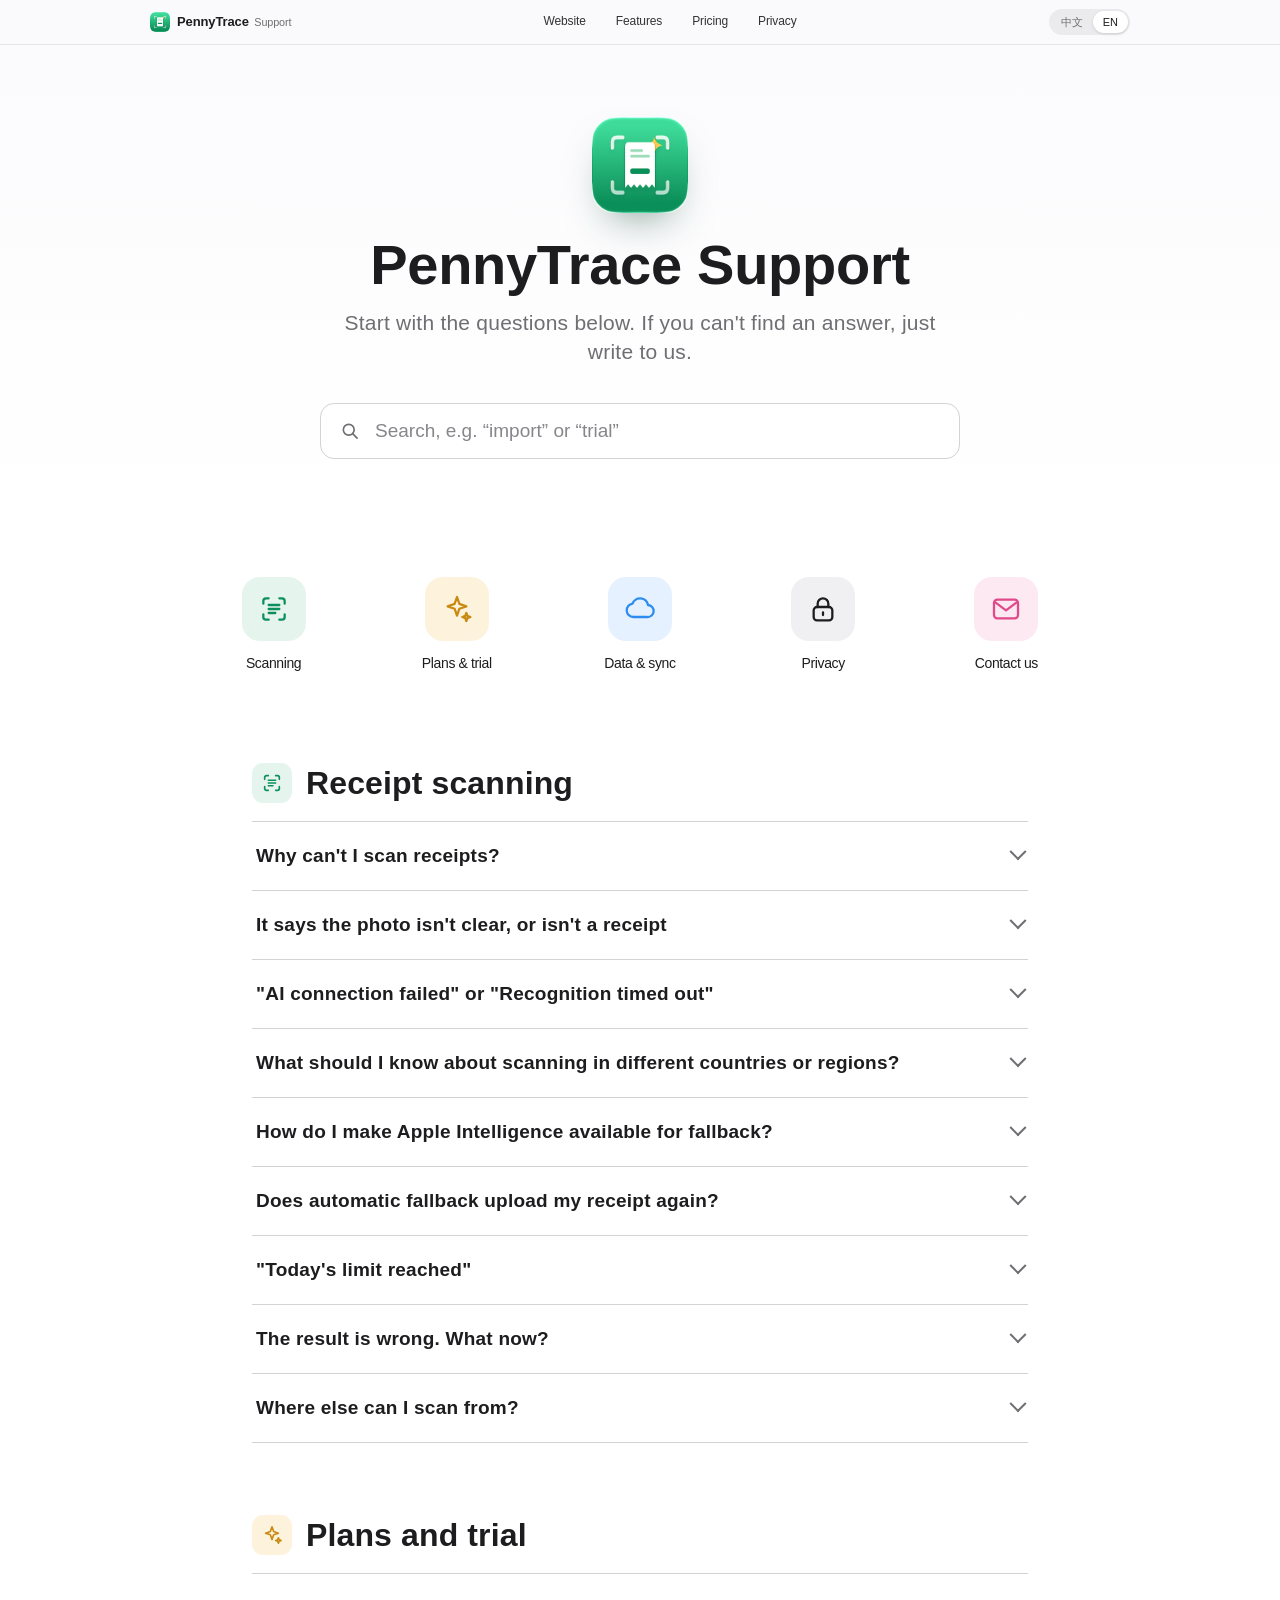
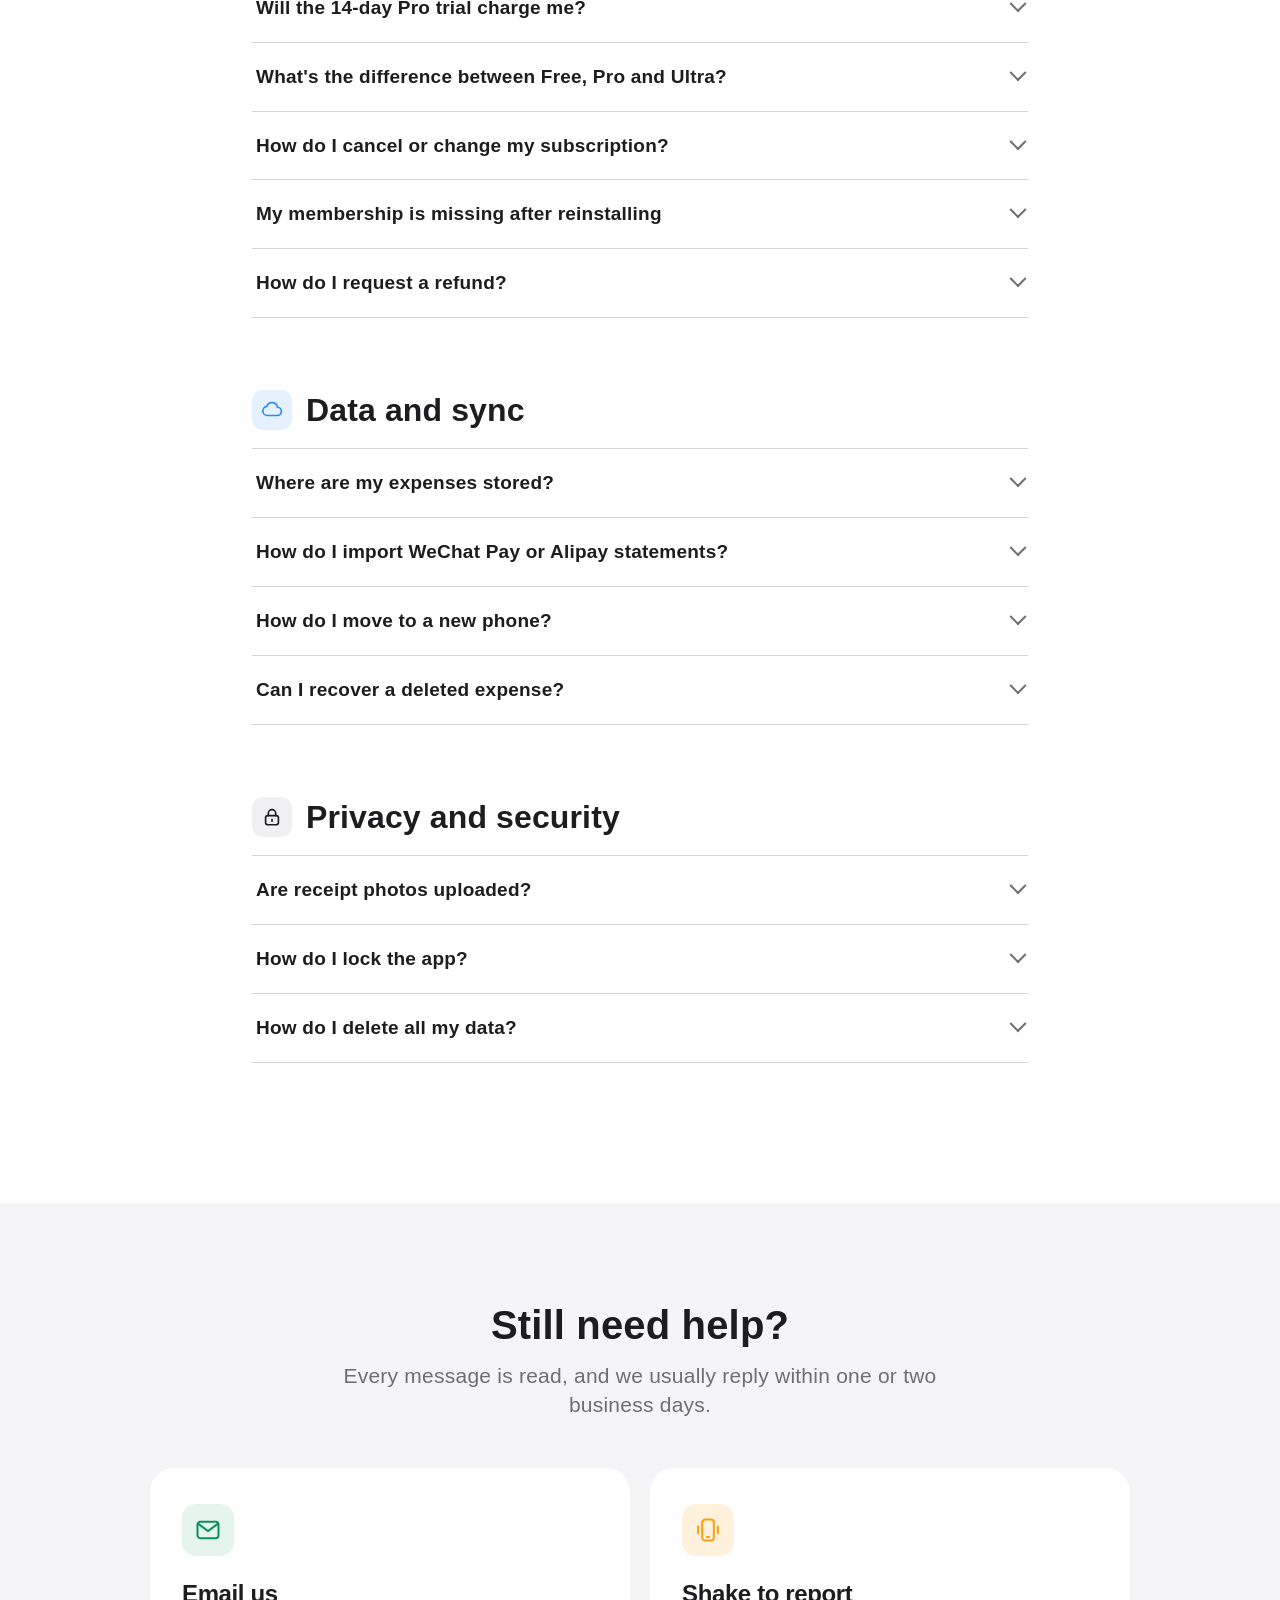
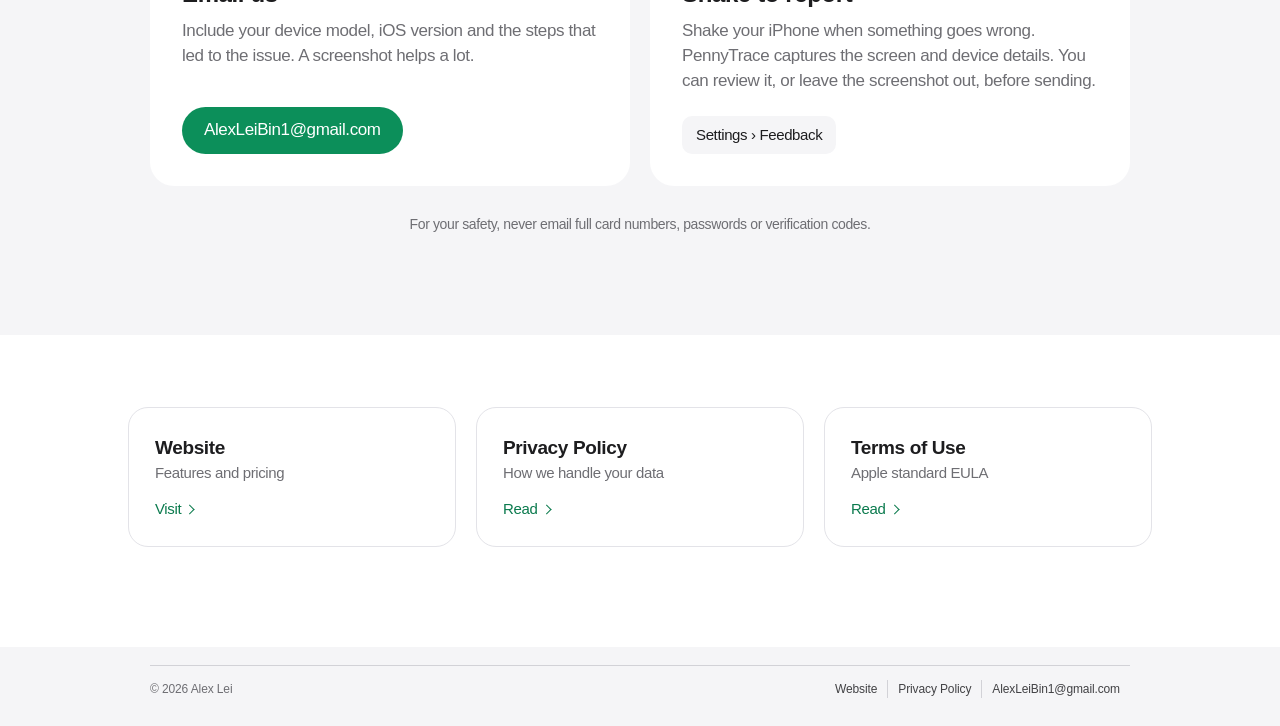
<file: support.html>
<!DOCTYPE html>
<html lang="zh-Hans" data-lang="zh">
<head>
  <meta charset="utf-8">
  <meta name="viewport" content="width=device-width, initial-scale=1, viewport-fit=cover">
  <title>帐旅技术支持 · PennyTrace Support</title>
  <meta name="description" content="帐旅（PennyTrace）技术支持：常见问题、订阅、数据与隐私，以及联系方式。">
  <meta name="theme-color" content="#fbfbfd">
  <link rel="icon" type="image/png" href="assets/icon.png">
  <link rel="apple-touch-icon" href="assets/apple-touch-icon.png">
  <style>
    :root {
      color-scheme: light;
      --ink: #1d1d1f;
      --ink2: #6e6e73;
      --gray: #f5f5f7;
      --line: #d2d2d7;
      --brand: #0C8F5A;
      --brand-ink: #0A7A4D;
      --mint: #3FDC9A;
      --display: "SF Pro Display", "SF Pro Icons", -apple-system, BlinkMacSystemFont, "PingFang SC", "Hiragino Sans GB", "Noto Sans SC", "Helvetica Neue", sans-serif;
      --text: "SF Pro Text", "SF Pro Icons", -apple-system, BlinkMacSystemFont, "PingFang SC", "Hiragino Sans GB", "Noto Sans SC", "Helvetica Neue", sans-serif;
    }
    * { box-sizing: border-box; }
    html { -webkit-text-size-adjust: 100%; scroll-behavior: smooth; scroll-padding-top: 24px; }
    body { margin: 0; background: #fff; color: var(--ink); font-family: var(--text); font-size: 17px; line-height: 1.47; letter-spacing: -0.022em; -webkit-font-smoothing: antialiased; }
    a { color: var(--brand-ink); text-decoration: none; }
    a:hover { text-decoration: underline; }
    button, input { font: inherit; }

    /* 中英切换：只显示当前语言的内容 */
    html[data-lang="zh"] [lang="en"]:not(html) { display: none !important; }
    html[data-lang="en"] [lang="zh-Hans"]:not(html) { display: none !important; }

    .w { max-width: 1024px; margin: 0 auto; padding: 0 22px; }
    .narrow { max-width: 820px; margin: 0 auto; padding: 0 22px; }

    /* 全局导航，与官网一致 */
    .gnav { background: rgba(250, 250, 252, .86); backdrop-filter: saturate(180%) blur(20px); -webkit-backdrop-filter: saturate(180%) blur(20px); font-size: 12px; letter-spacing: -0.01em; position: sticky; top: 0; z-index: 60; border-bottom: 1px solid rgba(0, 0, 0, .08); }
    .gnav .w { display: flex; align-items: center; gap: 30px; height: 44px; }
    .glogo { display: flex; align-items: center; gap: 7px; color: var(--ink); font-weight: 600; font-size: 13px; }
    .glogo img { width: 20px; height: 20px; border-radius: 5px; }
    .glogo small { color: var(--ink2); font-weight: 400; margin-left: 2px; }
    .glogo:hover, .glinks a:hover { text-decoration: none; }
    .glinks { display: flex; gap: 30px; flex: 1; justify-content: center; }
    .glinks a { color: rgba(0, 0, 0, .8); }
    .glinks a:hover { color: #000; }
    .switch { display: inline-flex; padding: 2px; border-radius: 999px; background: rgba(0, 0, 0, .06); }
    .switch button { appearance: none; border: 0; background: transparent; color: var(--ink2); font-size: 11px; padding: 3px 10px; border-radius: 999px; cursor: pointer; }
    .switch button[aria-pressed="true"] { background: #fff; color: var(--ink); box-shadow: 0 1px 3px rgba(0, 0, 0, .14); }

    /* 顶部：标题 + 搜索 */
    .hero { text-align: center; padding: 72px 0 56px; background: linear-gradient(#fbfbfd, #fff); }
    .hero img { width: 96px; height: 96px; border-radius: 22px; margin: 0 auto 22px; display: block; box-shadow: 0 20px 40px -18px rgba(12, 61, 42, .5); }
    h1 { font-family: var(--display); font-size: 56px; line-height: 1.07; font-weight: 600; letter-spacing: -0.005em; margin: 0; }
    .lede { font-family: var(--display); font-size: 21px; line-height: 1.38; color: var(--ink2); margin: 14px auto 0; max-width: 640px; letter-spacing: .011em; }
    .search { position: relative; max-width: 640px; margin: 36px auto 0; }
    .search svg { position: absolute; left: 20px; top: 50%; width: 20px; height: 20px; margin-top: -10px; fill: none; stroke: var(--ink2); stroke-width: 2; stroke-linecap: round; pointer-events: none; }
    .search input { width: 100%; height: 56px; border-radius: 14px; border: 1px solid var(--line); background: #fff; padding: 0 48px 0 54px; font-size: 19px; color: var(--ink); outline: none; transition: border-color .2s, box-shadow .2s; -webkit-appearance: none; appearance: none; }
    .search input::placeholder { color: #86868b; }
    .search input:focus { border-color: var(--brand); box-shadow: 0 0 0 4px rgba(12, 143, 90, .15); }
    .search .clear { position: absolute; right: 14px; top: 50%; margin-top: -13px; width: 26px; height: 26px; border-radius: 50%; border: 0; background: #e8e8ed; color: var(--ink2); cursor: pointer; display: none; font-size: 15px; line-height: 26px; padding: 0; }
    .search.has .clear { display: block; }

    /* 话题方块 */
    .topics { display: grid; grid-template-columns: repeat(5, 1fr); gap: 16px; margin: 0 auto; max-width: 900px; }
    .topic { display: flex; flex-direction: column; align-items: center; gap: 12px; padding: 22px 8px 18px; border-radius: 20px; color: var(--ink); font-size: 14px; text-align: center; transition: background .25s, transform .25s; }
    .topic:hover { background: var(--gray); text-decoration: none; transform: translateY(-2px); }
    .topic .ic { width: 64px; height: 64px; border-radius: 18px; display: grid; place-items: center; background: var(--bg, rgba(12, 143, 90, .1)); }
    .topic .ic svg { width: 32px; height: 32px; fill: none; stroke: var(--c, var(--brand)); stroke-width: 1.7; stroke-linecap: round; stroke-linejoin: round; }

    /* 问题列表 */
    main { padding: 40px 0 40px; }
    .group { margin-top: 72px; }
    .group-head { display: flex; align-items: center; gap: 14px; margin-bottom: 18px; }
    .group-head .ic { width: 40px; height: 40px; border-radius: 11px; display: grid; place-items: center; background: var(--bg, rgba(12, 143, 90, .1)); flex: none; }
    .group-head .ic svg { width: 22px; height: 22px; fill: none; stroke: var(--c, var(--brand)); stroke-width: 1.8; stroke-linecap: round; stroke-linejoin: round; }
    h2 { font-family: var(--display); font-size: 32px; line-height: 1.125; font-weight: 600; margin: 0; letter-spacing: .004em; }
    .list { border-top: 1px solid var(--line); }
    details { border-bottom: 1px solid var(--line); }
    summary { cursor: pointer; list-style: none; display: flex; justify-content: space-between; align-items: center; gap: 20px; padding: 20px 4px; font-size: 19px; font-weight: 600; letter-spacing: .012em; }
    summary::-webkit-details-marker { display: none; }
    summary:hover { color: var(--brand-ink); }
    summary::after { content: ""; flex: none; width: 10px; height: 10px; border: solid var(--ink2); border-width: 0 2px 2px 0; transform: rotate(45deg) translate(-3px, -3px); transition: transform .3s; }
    details[open] summary::after { transform: rotate(-135deg) translate(-3px, -3px); }
    details .a { padding: 0 4px 24px; color: var(--ink2); animation: open .35s ease; }
    details p, details ul { margin: 0; }
    details ul { padding-left: 1.2em; }
    details li { margin-bottom: 6px; }
    details b { color: var(--ink); }
    @keyframes open { from { opacity: 0; transform: translateY(-6px); } }
    kbd { font: inherit; font-size: .88em; padding: 1px 8px; border-radius: 6px; background: var(--gray); color: var(--ink); border: 1px solid #e3e3e8; white-space: nowrap; }
    mark { background: rgba(63, 220, 154, .35); color: inherit; border-radius: 3px; padding: 0 1px; }
    .empty { display: none; text-align: center; padding: 64px 0 24px; color: var(--ink2); }
    .empty b { display: block; font-family: var(--display); font-size: 24px; color: var(--ink); font-weight: 600; margin-bottom: 6px; }
    .searching .topics-wrap { display: none; }
    .searching .group { margin-top: 40px; }

    /* 联系 */
    .contact { background: var(--gray); padding: 100px 0; margin-top: 100px; }
    .contact .head { text-align: center; margin-bottom: 48px; }
    .cards { display: grid; grid-template-columns: 1fr 1fr; gap: 20px; }
    .card { background: #fff; border-radius: 24px; padding: 36px 32px 32px; display: flex; flex-direction: column; align-items: flex-start; }
    .card .ic { width: 52px; height: 52px; border-radius: 14px; display: grid; place-items: center; background: var(--bg); }
    .card .ic svg { width: 28px; height: 28px; fill: none; stroke: var(--c); stroke-width: 1.7; stroke-linecap: round; stroke-linejoin: round; }
    .card h3 { font-family: var(--display); font-size: 24px; font-weight: 600; margin: 20px 0 8px; }
    .card p { margin: 0; color: var(--ink2); }
    .card .act { margin-top: auto; padding-top: 22px; }
    .btn { display: inline-block; background: var(--brand); color: #fff; font-size: 17px; padding: 11px 22px; border-radius: 980px; }
    .btn:hover { background: #0A9F63; text-decoration: none; }
    .path { display: inline-block; padding: 8px 14px; border-radius: 10px; background: var(--gray); font-size: 15px; font-weight: 500; }
    .note { text-align: center; color: var(--ink2); font-size: 14px; margin: 28px 0 0; }

    .links3 { display: grid; grid-template-columns: repeat(3, 1fr); gap: 20px; padding: 72px 0 100px; }
    .links3 a { display: block; padding: 26px 26px 24px; border-radius: 20px; border: 1px solid #e3e3e8; color: var(--ink); transition: border-color .2s, box-shadow .2s; }
    .links3 a:hover { text-decoration: none; border-color: transparent; box-shadow: 0 16px 36px -18px rgba(0, 0, 0, .25); }
    .links3 b { display: block; font-family: var(--display); font-size: 19px; font-weight: 600; }
    .links3 span.d { color: var(--ink2); font-size: 15px; }
    .links3 .more { display: inline-block; margin-top: 12px; color: var(--brand-ink); font-size: 15px; }
    .more::after { content: ""; display: inline-block; width: .42em; height: .42em; border: solid currentColor; border-width: 1.6px 1.6px 0 0; transform: rotate(45deg); margin-left: .35em; vertical-align: .1em; }

    footer { background: var(--gray); color: var(--ink2); font-size: 12px; line-height: 1.5; padding: 18px 0 28px; letter-spacing: -0.01em; }
    footer .row { display: flex; flex-wrap: wrap; gap: 8px 24px; padding-top: 14px; border-top: 1px solid var(--line); }
    footer .links { display: flex; flex-wrap: wrap; margin-left: auto; }
    footer .links a { color: #424245; padding: 0 10px; border-left: 1px solid var(--line); }
    footer .links a:first-child { border-left: 0; }

    .anim .rv { opacity: 0; transform: translateY(30px); transition: opacity .9s cubic-bezier(.2, .7, .2, 1), transform .9s cubic-bezier(.2, .7, .2, 1); }
    .anim .rv.in { opacity: 1; transform: none; }

    @media (max-width: 833px) {
      .glinks { display: none; }
      .gnav .switch { margin-left: auto; }
      .topics { grid-template-columns: repeat(3, 1fr); }
      .cards, .links3 { grid-template-columns: 1fr; }
    }
    @media (max-width: 734px) {
      h1 { font-size: 40px; line-height: 1.1; }
      .lede { font-size: 19px; }
      h2 { font-size: 28px; }
      summary { font-size: 17px; }
      .hero { padding: 48px 0 40px; }
      .topics { grid-template-columns: repeat(2, 1fr); gap: 8px; }
      .topic:last-child { grid-column: span 2; }
      .contact { padding: 72px 0; }
      footer .links { margin-left: 0; }
      footer .links a:first-child { padding-left: 0; }
    }
    @media (prefers-reduced-motion: reduce) {
      html { scroll-behavior: auto; }
      .anim .rv { opacity: 1; transform: none; transition: none; }
      details .a { animation: none; }
      .topic:hover { transform: none; }
    }
    /* 标题行尾的全角标点只占半格，居中时不被空白推偏 */
    .pe { margin-right: -0.5em; }
  </style>
</head>
<body>
  <nav class="gnav" aria-label="Global">
    <div class="w">
      <a class="glogo" href="index.html"><img src="assets/icon.png" alt="" width="20" height="20"><span lang="zh-Hans">帐旅 <small>技术支持</small></span><span lang="en">PennyTrace <small>Support</small></span></a>
      <div class="glinks">
        <a href="index.html"><span lang="zh-Hans">官网</span><span lang="en">Website</span></a>
        <a href="index.html#features"><span lang="zh-Hans">功能</span><span lang="en">Features</span></a>
        <a href="index.html#pricing"><span lang="zh-Hans">价格</span><span lang="en">Pricing</span></a>
        <a href="privacy-policy.html"><span lang="zh-Hans">隐私政策</span><span lang="en">Privacy</span></a>
      </div>
      <div class="switch" role="group" aria-label="Language">
        <button type="button" data-set-lang="zh" aria-pressed="true">中文</button>
        <button type="button" data-set-lang="en" aria-pressed="false">EN</button>
      </div>
    </div>
  </nav>

  <header class="hero">
    <div class="w">
      <img class="rv" src="assets/icon.png" alt="" width="96" height="96">
      <h1 class="rv"><span lang="zh-Hans">帐旅技术支持</span><span lang="en">PennyTrace Support</span></h1>
      <p class="lede rv" lang="zh-Hans">先看看下面的常见问题。没找到答案，随时写信给我们。</p>
      <p class="lede rv" lang="en">Start with the questions below. If you can't find an answer, just write to us.</p>
      <div class="search rv">
        <svg viewBox="0 0 24 24" aria-hidden="true"><circle cx="10.5" cy="10.5" r="6.5"/><path d="m15.5 15.5 5 5"/></svg>
        <input id="q" type="search" autocomplete="off" aria-label="Search" placeholder="搜索问题，例如“导入”“试用”">
        <button class="clear" type="button" aria-label="Clear">✕</button>
      </div>
    </div>
  </header>

  <main id="main">
    <div class="w topics-wrap">
      <div class="topics rv">
        <a class="topic" href="#scan" style="--c:#0C8F5A;--bg:rgba(12,143,90,.1)"><span class="ic"><svg viewBox="0 0 24 24"><path d="M4 8V6a2 2 0 0 1 2-2h2M16 4h2a2 2 0 0 1 2 2v2M20 16v2a2 2 0 0 1-2 2h-2M8 20H6a2 2 0 0 1-2-2v-2M8 9h8M8 12h8M8 15h5"/></svg></span><span lang="zh-Hans">拍照识别</span><span lang="en">Scanning</span></a>
        <a class="topic" href="#plans" style="--c:#C98A12;--bg:rgba(242,182,48,.16)"><span class="ic"><svg viewBox="0 0 24 24"><path d="M12 3l1.8 5.2L19 10l-5.2 1.8L12 17l-1.8-5.2L5 10l5.2-1.8zM19 15l.8 2.2L22 18l-2.2.8L19 21l-.8-2.2L16 18l2.2-.8z"/></svg></span><span lang="zh-Hans">订阅与试用</span><span lang="en">Plans & trial</span></a>
        <a class="topic" href="#data" style="--c:#2D8CF0;--bg:rgba(45,140,240,.12)"><span class="ic"><svg viewBox="0 0 24 24"><path d="M7 18a5 5 0 0 1-.6-9.96A6 6 0 0 1 18 9a4.5 4.5 0 0 1-.5 9z"/></svg></span><span lang="zh-Hans">数据与同步</span><span lang="en">Data & sync</span></a>
        <a class="topic" href="#privacy" style="--c:#1d1d1f;--bg:#f0f0f3"><span class="ic"><svg viewBox="0 0 24 24"><rect x="5" y="10.5" width="14" height="10" rx="2.5"/><path d="M8 10.5V8a4 4 0 0 1 8 0v2.5M12 14.5v2"/></svg></span><span lang="zh-Hans">隐私与安全</span><span lang="en">Privacy</span></a>
        <a class="topic" href="#contact" style="--c:#E04A8A;--bg:rgba(224,74,138,.12)"><span class="ic"><svg viewBox="0 0 24 24"><rect x="3" y="5" width="18" height="14" rx="2.5"/><path d="m4 7 8 6 8-6"/></svg></span><span lang="zh-Hans">联系我们</span><span lang="en">Contact us</span></a>
      </div>
    </div>

    <div class="narrow">
      <section class="group" id="scan" style="--c:#0C8F5A;--bg:rgba(12,143,90,.1)">
        <div class="group-head rv"><span class="ic"><svg viewBox="0 0 24 24"><path d="M4 8V6a2 2 0 0 1 2-2h2M16 4h2a2 2 0 0 1 2 2v2M20 16v2a2 2 0 0 1-2 2h-2M8 20H6a2 2 0 0 1-2-2v-2M8 9h8M8 12h8M8 15h5"/></svg></span><h2><span lang="zh-Hans">拍照识别</span><span lang="en">Receipt scanning</span></h2></div>
        <div class="list rv">
          <details>
            <summary><span lang="zh-Hans">为什么不能拍照识别？</span><span lang="en">Why can't I scan receipts?</span></summary>
            <div class="a">
              <p lang="zh-Hans">拍照识别需要 AI，而 AI 默认关闭。前往 <kbd>设置 › AI 功能</kbd> 开启，阅读说明并同意后即可使用。不开启 AI 时，仍然可以手动记账和导入账单。</p>
              <p lang="en">Scanning uses AI, which is off by default. Turn it on in <kbd>Settings › AI Features</kbd> and accept the explanation. Without AI you can still add expenses manually and import statements.</p>
            </div>
          </details>
          <details>
            <summary><span lang="zh-Hans">提示“照片不够清晰”或“这张不像收据”怎么办？</span><span lang="en">It says the photo isn't clear, or isn't a receipt</span></summary>
            <div class="a">
              <ul lang="zh-Hans">
                <li>把收据放平，拍得近一些，让文字占满画面</li>
                <li>避开反光和阴影，光线不足时打开闪光灯</li>
                <li>褶皱很多的小票可以先压平再拍</li>
                <li>仍然不行时点“手动填写”，已识别出的内容会自动带过去</li>
              </ul>
              <ul lang="en">
                <li>Lay the receipt flat and move closer so the text fills the frame</li>
                <li>Avoid glare and shadows, and use the flash in low light</li>
                <li>Smooth out crumpled receipts before scanning</li>
                <li>If it still fails, tap Enter manually. Anything already recognized is carried over</li>
              </ul>
            </div>
          </details>
          <details>
            <summary><span lang="zh-Hans">提示“AI 服务连接失败”或“识别超时”</span><span lang="en">"AI connection failed" or "Recognition timed out"</span></summary>
            <div class="a">
              <p lang="zh-Hans">云端连接失败或超时时，如果本机 Apple Intelligence 已就绪，帐旅会自动切换，无需点按重试；完成后会进入确认页并标明识别来源。若本机模型不可用或本次解析失败，会使用本地规则整理；如果结果仍不足以填写账单，可选择手动填写。你也可以检查网络，并确认 iPhone 的 <kbd>设置 › 通用 › 日期与时间</kbd> 已开启“自动设置”后重新识别。</p>
              <p lang="en">If the cloud connection fails or times out and Apple Intelligence is ready on your device, PennyTrace switches automatically; you do not need to tap Retry. The confirmation screen shows the recognition source. If the model is unavailable or cannot parse the receipt, local rules are used. You can enter the expense manually if too little information was recovered. To retry the cloud service, check your connection and enable automatic date and time in <kbd>Settings › General › Date & Time</kbd>.</p>
            </div>
          </details>
          <details>
            <summary><span lang="zh-Hans">在不同国家或地区使用收据识别，需要注意什么？</span><span lang="en">What should I know about scanning in different countries or regions?</span></summary>
            <div class="a">
              <p lang="zh-Hans">云端识别需要网络连接，速度和可用性可能因所在地区及网络状况而异。云端连接失败时，帐旅会在本机模型可用的情况下自动切换至 Apple Intelligence。设备、系统、语言和地区需受支持，且 Apple Intelligence 已开启、模型已就绪；如果无法使用本机模型，则尝试本地规则，也可手动填写。</p>
              <p lang="en">Cloud recognition requires an internet connection. Speed and availability may vary by region and network conditions. If the cloud connection fails, PennyTrace automatically switches to Apple Intelligence when the on-device model is available. This requires a supported device, system, language, and region, with Apple Intelligence enabled and the model ready. Otherwise, the app tries local rules, and you can also enter the expense manually.</p>
            </div>
          </details>
          <details>
            <summary><span lang="zh-Hans">如何让 Apple Intelligence 可以接手识别？</span><span lang="en">How do I make Apple Intelligence available for fallback?</span></summary>
            <div class="a">
              <p lang="zh-Hans">在支持的 iPhone 上打开 <kbd>设置 › Apple Intelligence 与 Siri</kbd>，开启 Apple Intelligence，连接 Wi-Fi 并等待模型下载完成后再试。App 会在每次使用时检查可用状态。收据先由设备上的 Vision 读取文字，再由本机语言模型整理，并非直接调用系统的视觉智能拍照功能。</p>
              <p lang="en">On a supported iPhone, open <kbd>Settings › Apple Intelligence &amp; Siri</kbd>, enable Apple Intelligence, connect to Wi-Fi, and wait for the model to download. The app checks availability when needed. Vision reads receipt text first, then the on-device language model organizes it; this is not the system visual intelligence camera feature.</p>
            </div>
          </details>
          <details>
            <summary><span lang="zh-Hans">自动切换后，收据内容还会上传吗？</span><span lang="en">Does automatic fallback upload my receipt again?</span></summary>
            <div class="a">
              <p lang="zh-Hans">本机模型和本地规则整理在设备上进行，不会为这一步再向开发者或云端 AI 发送收据内容。但在回退之前，原先的云端请求可能已发送文字，切换不会撤回已经发送的内容。收据照片不会发送给开发者或 AI 服务。保存前请核对金额、商家和日期。</p>
              <p lang="en">The on-device model and local rules do not send receipt content to the developer or cloud AI again for that fallback step. The original cloud request may already have sent text before the failure; switching does not retract it. Receipt photos are not sent to the developer or AI service. Check the amount, merchant, and date before saving.</p>
            </div>
          </details>
          <details>
            <summary><span lang="zh-Hans">提示“今天的次数已用完”</span><span lang="en">"Today's limit reached"</span></summary>
            <div class="a">
              <p lang="zh-Hans">免费版每天 3 次 AI 识别，Pro 每天 30 次，Ultra 不限次数。次数每天自动恢复，取消保存的识别不计入次数。</p>
              <p lang="en">Free includes 3 AI scans a day, Pro 30, and Ultra is unlimited. The count resets daily, and scans you cancel don't count.</p>
            </div>
          </details>
          <details>
            <summary><span lang="zh-Hans">识别结果不对怎么办？</span><span lang="en">The result is wrong. What now?</span></summary>
            <div class="a">
              <p lang="zh-Hans">保存前的确认页上所有字段都能修改。你改过的分类会被记住，下次识别同一个商家时默认选上。取消保存的识别可以在“最近取消”里找回。</p>
              <p lang="en">Every field can be edited on the confirmation screen before saving. Categories you correct are remembered for that merchant. Scans you cancel can be found again in Recently Canceled.</p>
            </div>
          </details>
          <details>
            <summary><span lang="zh-Hans">除了相机，还能从哪里识别？</span><span lang="en">Where else can I scan from?</span></summary>
            <div class="a">
              <p lang="zh-Hans">可以从相册选图，在其他 App 的分享菜单里选择帐旅，使用快捷指令，或在控制中心添加“扫描收据”控件。</p>
              <p lang="en">Pick an image from Photos, choose PennyTrace in any share sheet, use Shortcuts, or add the Scan Receipt control to Control Center.</p>
            </div>
          </details>
        </div>
      </section>

      <section class="group" id="plans" style="--c:#C98A12;--bg:rgba(242,182,48,.16)">
        <div class="group-head rv"><span class="ic"><svg viewBox="0 0 24 24"><path d="M12 3l1.8 5.2L19 10l-5.2 1.8L12 17l-1.8-5.2L5 10l5.2-1.8zM19 15l.8 2.2L22 18l-2.2.8L19 21l-.8-2.2L16 18l2.2-.8z"/></svg></span><h2><span lang="zh-Hans">订阅与试用</span><span lang="en">Plans and trial</span></h2></div>
        <div class="list rv">
          <details>
            <summary><span lang="zh-Hans">14 天 Pro 试用会自动扣费吗？</span><span lang="en">Will the 14-day Pro trial charge me?</span></summary>
            <div class="a">
              <p lang="zh-Hans">不会。14 天内可以免费使用全部 Pro 功能，包括添加和自定义“我的图表”，无需先订阅。到期后自动回到免费版；已有账单和图表配置保留，Pro 图表需订阅解锁后继续使用。Pro 试用不包含 Ultra 专属权益。</p>
              <p lang="en">No. All Pro features, including adding and customizing My Charts, are available free for 14 days without starting a subscription. Afterward, Free access resumes. Your expenses and chart configurations remain, while Pro charts require a subscription to use again. Ultra-only benefits are not included.</p>
            </div>
          </details>
          <details>
            <summary><span lang="zh-Hans">免费版、Pro 和 Ultra 有什么区别？</span><span lang="en">What's the difference between Free, Pro and Ultra?</span></summary>
            <div class="a">
              <ul lang="zh-Hans">
                <li><b>免费版</b>：手动记账不限次数，每天 3 次 AI 识别、1 次 AI 汇总，1 个账本</li>
                <li><b>Pro</b>：iCloud 同步，每天 30 次识别、10 次汇总，账本和成员不限，预算、周期账单、导出与备份、小组件等</li>
                <li><b>Ultra</b>：包含 Pro 全部功能，AI 不限次数，并提供 AI 智能洞察</li>
              </ul>
              <ul lang="en">
                <li><b>Free</b>: unlimited manual entry, 3 AI scans and 1 AI summary a day, 1 ledger</li>
                <li><b>Pro</b>: iCloud Sync, 30 scans and 10 summaries a day, unlimited ledgers and members, budgets, recurring bills, export and backup, widgets and more</li>
                <li><b>Ultra</b>: everything in Pro, unlimited AI, plus AI Insights</li>
              </ul>
            </div>
          </details>
          <details>
            <summary><span lang="zh-Hans">如何取消或更改订阅？</span><span lang="en">How do I cancel or change my subscription?</span></summary>
            <div class="a">
              <p lang="zh-Hans">在帐旅的会员页点“管理订阅”，或前往 iPhone 的 <kbd>设置 › Apple 账户 › 订阅</kbd>。请在当前周期结束前至少 24 小时取消，以免续订扣费。</p>
              <p lang="en">Tap Manage Subscription on the membership screen, or go to <kbd>Settings › Apple Account › Subscriptions</kbd> on your iPhone. Cancel at least 24 hours before the current period ends to avoid renewal.</p>
            </div>
          </details>
          <details>
            <summary><span lang="zh-Hans">换了手机或重装后，会员没了？</span><span lang="en">My membership is missing after reinstalling</span></summary>
            <div class="a">
              <p lang="zh-Hans">请确认登录的是购买时使用的 Apple 账户，然后在会员页点“恢复购买”。</p>
              <p lang="en">Make sure you're signed in with the Apple Account you purchased with, then tap Restore Purchases on the membership screen.</p>
            </div>
          </details>
          <details>
            <summary><span lang="zh-Hans">如何申请退款？</span><span lang="en">How do I request a refund?</span></summary>
            <div class="a">
              <p lang="zh-Hans">订阅由 Apple 收款，退款也由 Apple 处理。请访问 <a href="https://reportaproblem.apple.com">reportaproblem.apple.com</a> 提交申请。</p>
              <p lang="en">Payments are handled by Apple, and so are refunds. Request one at <a href="https://reportaproblem.apple.com">reportaproblem.apple.com</a>.</p>
            </div>
          </details>
        </div>
      </section>

      <section class="group" id="data" style="--c:#2D8CF0;--bg:rgba(45,140,240,.12)">
        <div class="group-head rv"><span class="ic"><svg viewBox="0 0 24 24"><path d="M7 18a5 5 0 0 1-.6-9.96A6 6 0 0 1 18 9a4.5 4.5 0 0 1-.5 9z"/></svg></span><h2><span lang="zh-Hans">数据与同步</span><span lang="en">Data and sync</span></h2></div>
        <div class="list rv">
          <details>
            <summary><span lang="zh-Hans">我的账单保存在哪里？</span><span lang="en">Where are my expenses stored?</span></summary>
            <div class="a">
              <p lang="zh-Hans">默认只保存在你的设备上。开启 iCloud 同步（Pro）后，会保存在你自己的 iCloud 里，在 iPhone 和 iPad 之间同步。开发者看不到你的账单。</p>
              <p lang="en">On your device by default. With iCloud Sync (Pro), they're stored in your own iCloud and synced between iPhone and iPad. The developer can't see your expenses.</p>
            </div>
          </details>
          <details>
            <summary><span lang="zh-Hans">怎么导入微信或支付宝的账单？</span><span lang="en">How do I import WeChat Pay or Alipay statements?</span></summary>
            <div class="a">
              <p lang="zh-Hans">先在微信或支付宝里申请导出账单文件，然后在 <kbd>设置 › iCloud 与数据 › 导入</kbd> 中选择文件。也支持帐旅备份、CSV 和 Excel。导入前可以预览，已有的账单不会重复导入，收入默认不导入。</p>
              <p lang="en">Export a statement from WeChat or Alipay, then choose the file in <kbd>Settings › iCloud & Data › Import</kbd>. PennyTrace backups, CSV and Excel also work. You'll see a preview first, duplicates are skipped, and income is left out unless you include it.</p>
            </div>
          </details>
          <details>
            <summary><span lang="zh-Hans">换新手机，怎么把数据带过去？</span><span lang="en">How do I move to a new phone?</span></summary>
            <div class="a">
              <p lang="zh-Hans">开启了 iCloud 同步的话，用同一个 Apple 账户登录新手机即可。也可以在 <kbd>设置 › iCloud 与数据 › 备份</kbd> 创建完整备份，存到“文件”或用隔空投送发到新设备，再在新设备上导入。</p>
              <p lang="en">With iCloud Sync on, just sign in with the same Apple Account. Or create a full backup in <kbd>Settings › iCloud & Data › Backup</kbd>, save it to Files or AirDrop it, then import it on the new device.</p>
            </div>
          </details>
          <details>
            <summary><span lang="zh-Hans">误删了账单能恢复吗？</span><span lang="en">Can I recover a deleted expense?</span></summary>
            <div class="a">
              <p lang="zh-Hans">删除后屏幕下方会出现“撤销”，点一下就能恢复。如果已经错过，可以从之前的备份中恢复。</p>
              <p lang="en">Right after deleting, tap Undo at the bottom of the screen. If you missed it, restore from an earlier backup.</p>
            </div>
          </details>
        </div>
      </section>

      <section class="group" id="privacy" style="--c:#1d1d1f;--bg:#f0f0f3">
        <div class="group-head rv"><span class="ic"><svg viewBox="0 0 24 24"><rect x="5" y="10.5" width="14" height="10" rx="2.5"/><path d="M8 10.5V8a4 4 0 0 1 8 0v2.5M12 14.5v2"/></svg></span><h2><span lang="zh-Hans">隐私与安全</span><span lang="en">Privacy and security</span></h2></div>
        <div class="list rv">
          <details>
            <summary><span lang="zh-Hans">收据照片会上传吗？</span><span lang="en">Are receipt photos uploaded?</span></summary>
            <div class="a">
              <p lang="zh-Hans">不会。照片不会发送给开发者或 AI 服务。开启 AI 后，只有识别出的文字会发送到服务器处理，服务器不保存这些内容。</p>
              <p lang="en">No. Photos are never sent to the developer or an AI service. With AI on, only the recognized text is sent for processing, and the server doesn't keep it.</p>
            </div>
          </details>
          <details>
            <summary><span lang="zh-Hans">如何给帐旅加锁？</span><span lang="en">How do I lock the app?</span></summary>
            <div class="a">
              <p lang="zh-Hans">在 <kbd>设置 › 隐私与安全</kbd> 中开启 App 锁，之后每次回到帐旅都需要用面容 ID 或触控 ID 解锁。</p>
              <p lang="en">Turn on App Lock in <kbd>Settings › Privacy & Security</kbd>. You'll unlock with Face ID or Touch ID each time you return.</p>
            </div>
          </details>
          <details>
            <summary><span lang="zh-Hans">如何删除全部数据？</span><span lang="en">How do I delete all my data?</span></summary>
            <div class="a">
              <p lang="zh-Hans">在 <kbd>设置 › iCloud 与数据</kbd> 中选择“删除全部账单”，建议先创建一份备份。删除 App 也会清除本机数据，开启过 iCloud 同步的话，还需要在 iPhone 的 iCloud 设置里删除帐旅的数据。</p>
              <p lang="en">Choose Delete All Expenses in <kbd>Settings › iCloud & Data</kbd>. We recommend making a backup first. Deleting the app also removes local data. If you used iCloud Sync, also delete PennyTrace's data in your iPhone's iCloud settings.</p>
            </div>
          </details>
        </div>
      </section>

      <div class="empty" id="empty">
        <b><span lang="zh-Hans">没有找到相关问题</span><span lang="en">No matching questions</span></b>
        <span lang="zh-Hans">换个关键词试试，或者 <a href="#contact">直接联系我们</a>。</span>
        <span lang="en">Try different words, or <a href="#contact">contact us directly</a>.</span>
      </div>
    </div>
  </main>

  <section class="contact" id="contact">
    <div class="w">
      <div class="head rv">
        <h2 style="font-size: 40px;"><span lang="zh-Hans">还需要帮助？</span><span lang="en">Still need help?</span></h2>
        <p class="lede" lang="zh-Hans">每一封来信都会认真阅读，通常一到两个工作日内回复。</p>
        <p class="lede" lang="en">Every message is read, and we usually reply within one or two business days.</p>
      </div>
      <div class="cards rv">
        <div class="card" style="--c:#0C8F5A;--bg:rgba(12,143,90,.1)">
          <span class="ic"><svg viewBox="0 0 24 24"><rect x="3" y="5" width="18" height="14" rx="2.5"/><path d="m4 7 8 6 8-6"/></svg></span>
          <h3><span lang="zh-Hans">发邮件给我们</span><span lang="en">Email us</span></h3>
          <p lang="zh-Hans">请写上设备型号、系统版本和出问题时的操作步骤，附上截图会更快定位。</p>
          <p lang="en">Include your device model, iOS version and the steps that led to the issue. A screenshot helps a lot.</p>
          <div class="act"><a class="btn" href="mailto:AlexLeiBin1@gmail.com?subject=%E5%B8%90%E6%97%85%E5%8F%8D%E9%A6%88%20PennyTrace%20Feedback">AlexLeiBin1@gmail.com</a></div>
        </div>
        <div class="card" style="--c:#FF9F0A;--bg:rgba(255,159,10,.14)">
          <span class="ic"><svg viewBox="0 0 24 24"><rect x="7" y="3" width="10" height="18" rx="2.5"/><path d="M11 18h2M3.5 9v6M20.5 9v6"/></svg></span>
          <h3><span lang="zh-Hans">在 App 里摇一摇</span><span lang="en">Shake to report</span></h3>
          <p lang="zh-Hans">遇到问题时摇动 iPhone，帐旅会截下当前屏幕并附上设备信息，发送前可以查看，也可以不附截图。</p>
          <p lang="en">Shake your iPhone when something goes wrong. PennyTrace captures the screen and device details. You can review it, or leave the screenshot out, before sending.</p>
          <div class="act"><span class="path" lang="zh-Hans">设置 › 反馈问题</span><span class="path" lang="en">Settings › Feedback</span></div>
        </div>
      </div>
      <p class="note" lang="zh-Hans">为了你的安全，请不要在邮件里发送完整银行卡号、密码或验证码。</p>
      <p class="note" lang="en">For your safety, never email full card numbers, passwords or verification codes.</p>
    </div>
  </section>

  <div class="w links3 rv">
    <a href="index.html"><b><span lang="zh-Hans">帐旅官网</span><span lang="en">Website</span></b><span class="d" lang="zh-Hans">了解全部功能和价格</span><span class="d" lang="en">Features and pricing</span><br><span class="more"><span lang="zh-Hans">前往</span><span lang="en">Visit</span></span></a>
    <a href="privacy-policy.html"><b><span lang="zh-Hans">隐私政策</span><span lang="en">Privacy Policy</span></b><span class="d" lang="zh-Hans">我们如何处理你的数据</span><span class="d" lang="en">How we handle your data</span><br><span class="more"><span lang="zh-Hans">阅读</span><span lang="en">Read</span></span></a>
    <a href="https://www.apple.com/legal/internet-services/itunes/dev/stdeula/"><b><span lang="zh-Hans">使用条款</span><span lang="en">Terms of Use</span></b><span class="d" lang="zh-Hans">Apple 标准许可协议</span><span class="d" lang="en">Apple standard EULA</span><br><span class="more"><span lang="zh-Hans">阅读</span><span lang="en">Read</span></span></a>
  </div>

  <footer>
    <div class="w">
      <div class="row">
        <span>© 2026 Alex Lei <span lang="zh-Hans">雷斌</span></span>
        <div class="links">
          <a href="index.html"><span lang="zh-Hans">官网</span><span lang="en">Website</span></a>
          <a href="privacy-policy.html"><span lang="zh-Hans">隐私政策</span><span lang="en">Privacy Policy</span></a>
          <a href="mailto:AlexLeiBin1@gmail.com">AlexLeiBin1@gmail.com</a>
        </div>
      </div>
    </div>
  </footer>

  <script>
    // 语言：?lang= 优先，其次是上次的选择，最后跟随浏览器
    const params = new URLSearchParams(location.search);
    let saved = null;
    try { saved = localStorage.getItem("pt-lang"); } catch (e) {}
    const browserLang = (navigator.language || "zh").toLowerCase().startsWith("zh") ? "zh" : "en";
    const q = document.getElementById("q");

    function setLang(lang) {
      lang = lang === "en" ? "en" : "zh";
      const root = document.documentElement;
      root.dataset.lang = lang;
      root.lang = lang === "en" ? "en" : "zh-Hans";
      document.title = lang === "en" ? "PennyTrace Support" : "帐旅技术支持";
      q.placeholder = lang === "en" ? "Search, e.g. “import” or “trial”" : "搜索问题，例如“导入”“试用”";
      document.querySelectorAll("[data-set-lang]").forEach(b => b.setAttribute("aria-pressed", String(b.dataset.setLang === lang)));
      try { localStorage.setItem("pt-lang", lang); } catch (e) {}
    }
    document.querySelectorAll("[data-set-lang]").forEach(b => b.addEventListener("click", () => setLang(b.dataset.setLang)));
    setLang(params.get("lang") || saved || browserLang);

    // 从话题方块跳到某个分组时，自动展开该组第一个问题
    document.querySelectorAll(".topic").forEach(a => a.addEventListener("click", () => {
      const first = document.querySelector(`${a.getAttribute("href")} details`);
      if (first) first.open = true;
    }));

    // ---------- 搜索：按关键词过滤问题（中英文都能搜），并高亮命中的文字 ----------
    const items = [...document.querySelectorAll("main details")];
    items.forEach(d => { d._html = d.innerHTML; d._text = d.textContent.toLowerCase(); });
    const groups = [...document.querySelectorAll("main .group")];
    const box = document.querySelector(".search"), empty = document.getElementById("empty");
    const escapeRe = s => s.replace(/[.*+?^${}()|[\]\\]/g, "\\$&");

    function highlight(el, re) {
      const walker = document.createTreeWalker(el, NodeFilter.SHOW_TEXT);
      // 带 g 的正则做 test 会记住上次位置，判断命中用一个不带 g 的副本
      const probe = new RegExp(re.source, "i"), hits = [];
      while (walker.nextNode()) if (probe.test(walker.currentNode.nodeValue)) hits.push(walker.currentNode);
      hits.forEach(node => {
        const span = document.createElement("span");
        span.innerHTML = node.nodeValue.replace(/[&<>]/g, c => ({ "&": "&amp;", "<": "&lt;", ">": "&gt;" }[c])).replace(re, "<mark>$&</mark>");
        node.replaceWith(...span.childNodes);
      });
    }

    function search() {
      const terms = q.value.trim().toLowerCase().split(/\s+/).filter(Boolean);
      box.classList.toggle("has", q.value.length > 0);
      document.body.classList.toggle("searching", terms.length > 0);
      let shown = 0;
      items.forEach(d => {
        d.innerHTML = d._html;
        const hit = terms.every(t => d._text.includes(t));
        d.hidden = !hit;
        d.open = terms.length > 0 && hit;
        if (hit) shown++;
        if (hit && terms.length) highlight(d, new RegExp(terms.map(escapeRe).join("|"), "gi"));
      });
      groups.forEach(g => { g.hidden = !g.querySelector("details:not([hidden])"); });
      empty.style.display = shown ? "none" : "block";
    }
    q.addEventListener("input", search);
    document.querySelector(".clear").addEventListener("click", () => { q.value = ""; search(); q.focus(); });
    if (params.get("q")) { q.value = params.get("q"); search(); }

    // 进入视口时淡入
    if ("IntersectionObserver" in window && !matchMedia("(prefers-reduced-motion: reduce)").matches && !params.has("static")) {
      document.documentElement.classList.add("anim");
      const io = new IntersectionObserver(entries => {
        entries.forEach(e => { if (e.isIntersecting) { e.target.classList.add("in"); io.unobserve(e.target); } });
      }, { threshold: 0.1 });
      document.querySelectorAll(".rv").forEach(el => io.observe(el));
    }
  </script>
</body>
</html>
</file>
